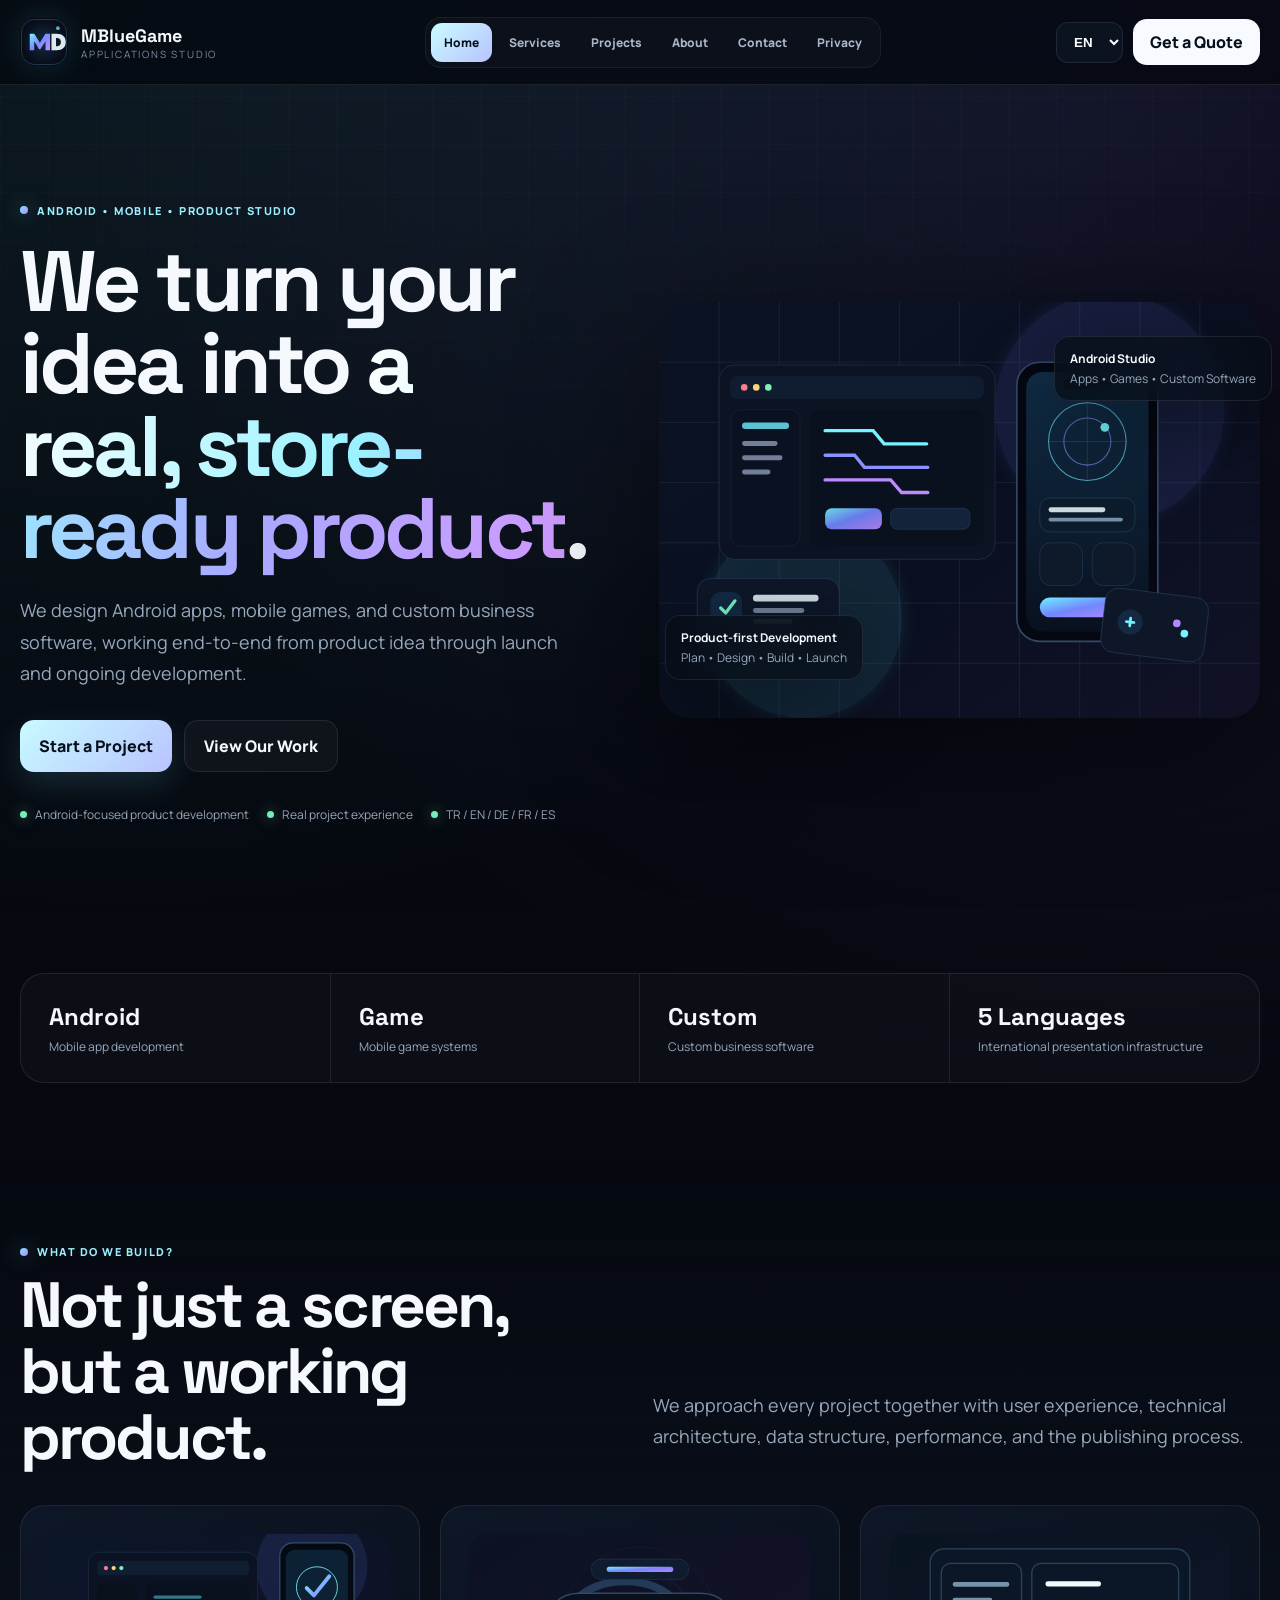
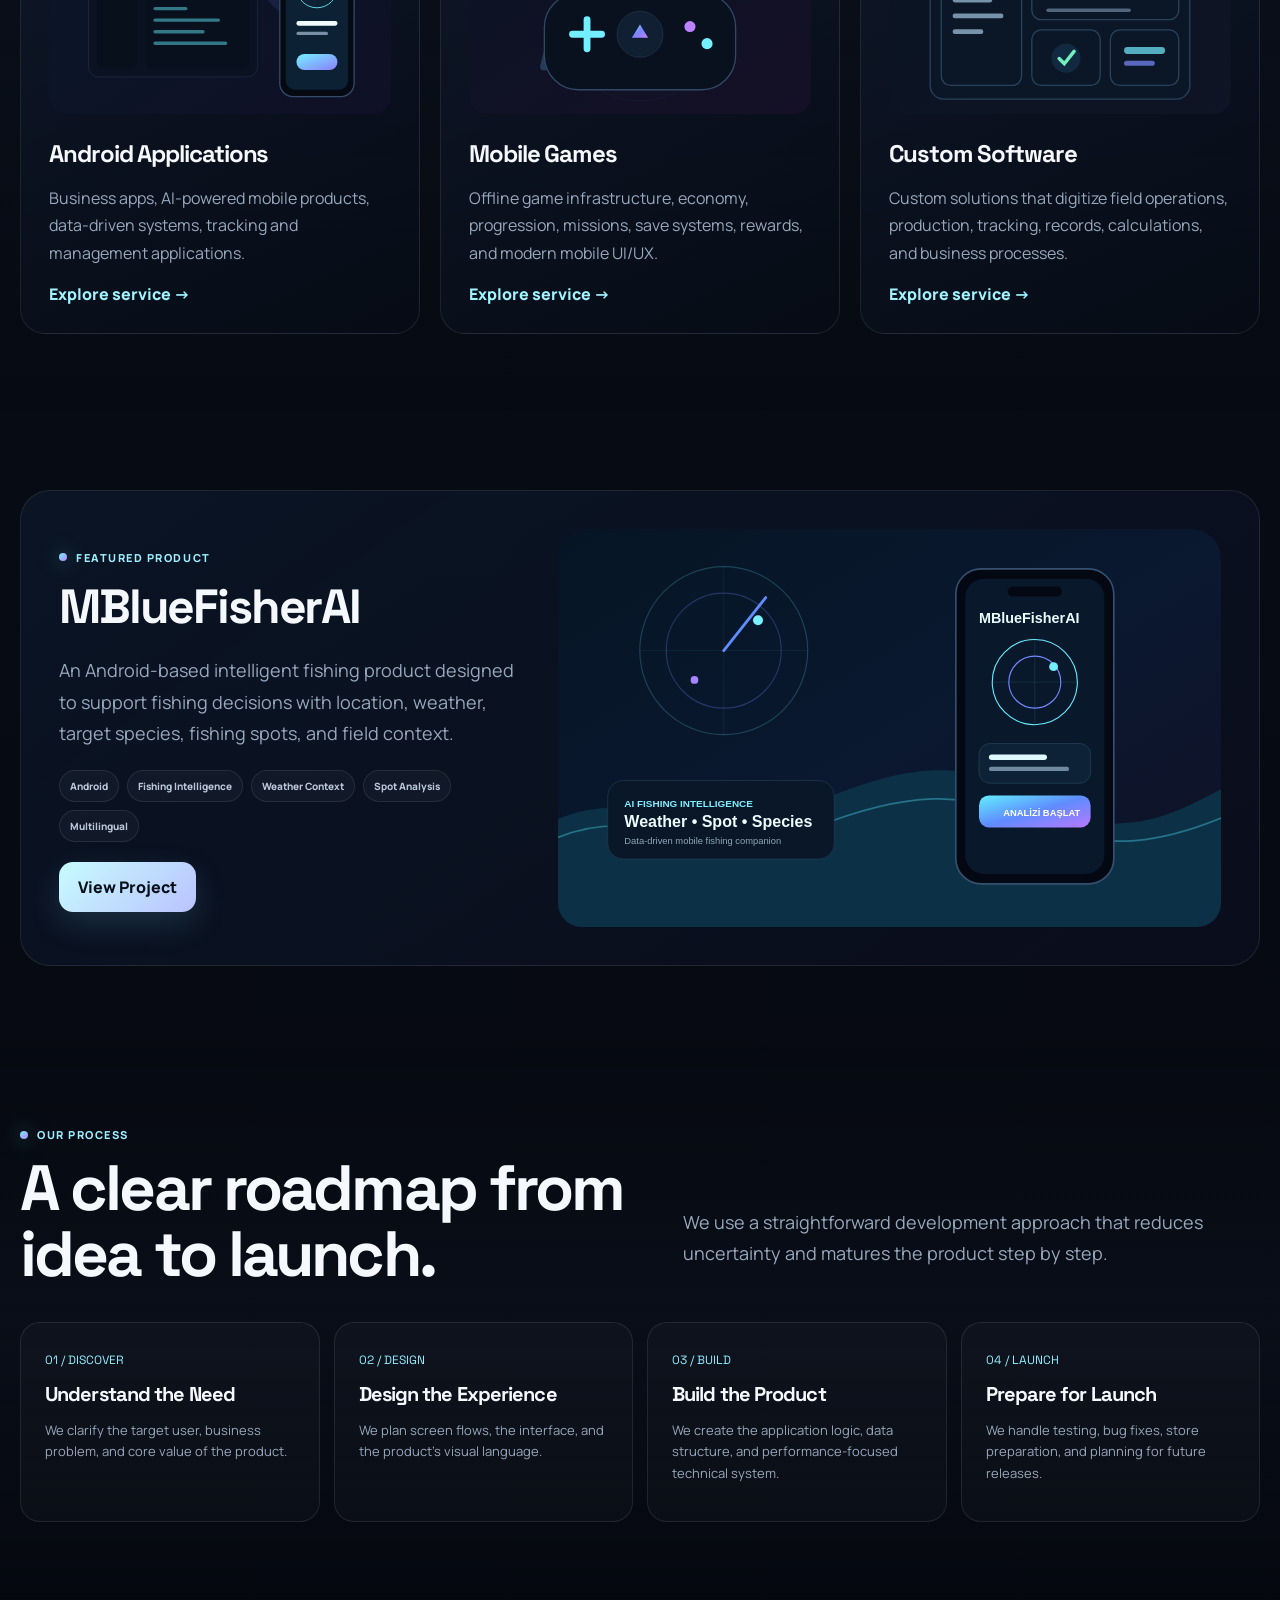
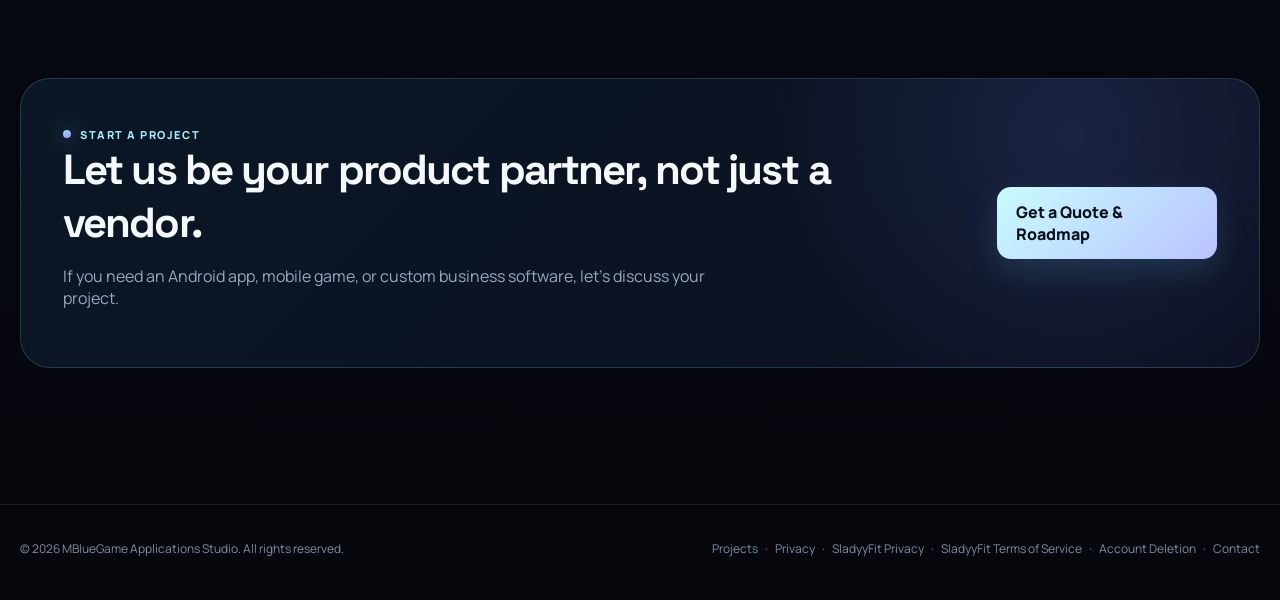
<file: index.html>
<!DOCTYPE html>

<html lang="tr"><head><meta charset="utf-8"/><meta content="width=device-width,initial-scale=1" name="viewport"/><meta content="#05070d" name="theme-color"/><link href="assets/logo-mark.svg" rel="icon"/><link href="https://fonts.googleapis.com" rel="preconnect"/><link crossorigin="" href="https://fonts.gstatic.com" rel="preconnect"/><link href="https://fonts.googleapis.com/css2?family=Manrope:wght@400;500;600;700;800&amp;family=Space+Grotesk:wght@500;600;700&amp;display=swap" rel="stylesheet"/><link href="styles.css" rel="stylesheet"/><title data-i18n-title="page.index.title">MBlueGame Applications | Android App, Game &amp; Software Studio</title><meta content="Android uygulama, mobil oyun ve özel yazılım geliştiren bağımsız ürün stüdyosu." name="description"/></head><body><header class="site-header"><div class="container nav"><a class="brand" data-i18n="nav_home" href="index.html"><img alt="MBlueGame Applications" src="assets/logo-mark.svg"/><div class="brand-copy"><strong>MBlueGame</strong><span>Applications Studio</span></div></a><nav class="menu"><a data-i18n="nav_home" data-page="home" href="index.html">Ana Sayfa</a><a data-i18n="nav_services" data-page="services" href="services.html">Hizmetler</a><a data-i18n="nav_projects" data-page="projects" href="projects.html">Projeler</a><a data-i18n="nav_about" data-page="about" href="about.html">Hakkımızda</a><a data-i18n="nav_contact" data-page="contact" href="contact.html">İletişim</a><a data-i18n="nav_privacy" data-page="privacy" href="privacy.html">Gizlilik</a></nav><div class="nav-actions"><select aria-label="Language" class="lang" data-language-select=""><option value="tr">TR</option><option value="en">EN</option><option value="de">DE</option><option value="fr">FR</option><option value="es">ES</option></select><a class="nav-cta" data-i18n="nav_quote" href="contact.html">Teklif Al</a><button aria-label="Menü" class="mobile-toggle">☰</button></div></div></header><main>
<section class="container hero"><div class="reveal"><span class="kicker" data-i18n="home.eyebrow">Android • Mobile • Product Studio</span><h1 data-i18n="home.hero.suffix" data-i18n-rich="hero">Fikrinizi <span class="gradient-text" data-i18n="home.hero.highlight">mağazaya hazır gerçek bir ürüne</span> dönüştürüyoruz.</h1><p data-i18n="home.lead">Android uygulamaları, mobil oyunlar ve işletmelere özel yazılımlar tasarlıyor; ürün fikrinden yayınlama ve geliştirme sürecine kadar uçtan uca çalışıyoruz.</p><div class="hero-actions"><a class="btn btn-primary" data-i18n="home.start" href="contact.html">Proje Başlat</a><a class="btn btn-secondary" data-i18n="home.work" href="projects.html">Çalışmalarımızı Gör</a></div><div class="trust-row"><div class="trust-item" data-i18n="home.androidfocus"><span class="trust-dot"></span>Android odaklı ürün geliştirme</div><div class="trust-item" data-i18n="home.realexp"><span class="trust-dot"></span>Gerçek proje deneyimi</div><div class="trust-item"><span class="trust-dot"></span>TR / EN / DE / FR / ES</div></div></div><div class="hero-art reveal"><img alt="MBlueGame mobil uygulama ve yazılım stüdyosu" src="assets/visuals/studio-hero.svg"/><div class="hero-badge badge-a"><b data-i18n="home.productfirst">Product-first Development</b><span data-i18n="home.steps">Planla • Tasarla • Geliştir • Yayınla</span></div><div class="hero-badge badge-b"><b>Android Studio</b><span data-i18n="home.apps">Apps • Games • Custom Software</span></div></div></section>
<section class="section"><div class="container"><div class="stats reveal"><div class="stat"><strong>Android</strong><span data-i18n="home.androiddev">Mobil uygulama geliştirme</span></div><div class="stat"><strong>Game</strong><span data-i18n="home.gamesys">Mobil oyun sistemleri</span></div><div class="stat"><strong>Custom</strong><span data-i18n="home.customsoft">İşletmeye özel yazılımlar</span></div><div class="stat"><strong data-i18n="home.fivelang">5 Dil</strong><span data-i18n="home.languages">Uluslararası sunum altyapısı</span></div></div></div></section>
<section class="section section-soft"><div class="container"><div class="section-head reveal"><div><span class="eyebrow" data-i18n="home.what">Ne geliştiriyoruz?</span><h2 data-i18n="home.product">Bir ekran değil, çalışan bir ürün.</h2></div><p data-i18n="home.productdesc">Her projeyi kullanıcı deneyimi, teknik altyapı, veri yapısı, performans ve yayınlama süreciyle birlikte ele alıyoruz.</p></div><div class="service-grid"><article class="service-card reveal"><div class="service-visual"><img alt="Android uygulama geliştirme" src="assets/visuals/android-studio.svg"/></div><h3 data-i18n="home.androidapps">Android Uygulamalar</h3><p data-i18n="home.androidappsdesc">İş uygulamaları, yapay zekâ destekli mobil ürünler, veri tabanlı sistemler, takip ve yönetim uygulamaları.</p><a data-i18n="home.inspect" href="services.html">Hizmeti incele →</a></article><article class="service-card reveal"><div class="service-visual"><img alt="Mobil oyun geliştirme" src="assets/visuals/game-studio.svg"/></div><h3 data-i18n="home.mobilegames">Mobil Oyunlar</h3><p data-i18n="home.mobilegamesdesc">Offline oyun altyapıları, ekonomi, ilerleme, görev, kayıt sistemi, ödüller ve modern mobil UI/UX.</p><a data-i18n="home.inspect" href="services.html">Hizmeti incele →</a></article><article class="service-card reveal"><div class="service-visual"><img alt="Özel yazılım geliştirme" src="assets/visuals/software-studio.svg"/></div><h3 data-i18n="home.custom">Özel Yazılım</h3><p data-i18n="home.customdesc">Saha, üretim, takip, kayıt, hesaplama ve işletme süreçlerini dijitalleştiren özel çözümler.</p><a data-i18n="home.inspect" href="services.html">Hizmeti incele →</a></article></div></div></section>
<section class="section"><div class="container"><div class="feature-project reveal"><div><span class="eyebrow" data-i18n="home.featured">Featured Product</span><h2>MBlueFisherAI</h2><p class="lead" data-i18n="home.fisherdesc">Balıkçılık kararlarını konum, hava, hedef tür, mera ve saha bağlamıyla desteklemeyi amaçlayan Android tabanlı akıllı balıkçılık ürünü.</p><div class="chips"><span class="chip">Android</span><span class="chip" data-i18n="home.fishingintel">Fishing Intelligence</span><span class="chip" data-i18n="home.weatherctx">Weather Context</span><span class="chip" data-i18n="home.spotanalysis">Spot Analysis</span><span class="chip">Multilingual</span></div><a class="btn btn-primary" data-i18n="home.review" href="mbluefisherai.html">Projeyi İncele</a></div><div class="feature-media"><img alt="MBlueFisherAI ürün konsepti" src="assets/visuals/fisher-concept.svg"/></div></div></div></section>
<section class="section section-soft"><div class="container"><div class="section-head reveal"><div><span class="eyebrow" data-i18n="home.process">Çalışma süreci</span><h2 data-i18n="home.roadmap">Fikirden yayına net bir yol haritası.</h2></div><p data-i18n="home.roadmapdesc">Belirsizliği azaltan ve ürünü adım adım olgunlaştıran sade bir geliştirme yaklaşımı kullanıyoruz.</p></div><div class="process"><div class="step reveal"><span class="step-num" data-i18n="home.discoverlabel">01 / DISCOVER</span><h3 data-i18n="home.discover">İhtiyacı Anla</h3><p data-i18n="home.discoverdesc">Hedef kullanıcıyı, iş problemini ve ürünün temel değerini netleştiririz.</p></div><div class="step reveal"><span class="step-num" data-i18n="home.designlabel">02 / DESIGN</span><h3 data-i18n="home.design">Deneyimi Tasarla</h3><p data-i18n="home.designdesc">Ekran akışlarını, arayüzü ve ürünün görsel dilini planlarız.</p></div><div class="step reveal"><span class="step-num" data-i18n="home.buildlabel">03 / BUILD</span><h3 data-i18n="home.build">Ürünü Geliştir</h3><p data-i18n="home.builddesc">Uygulama mantığı, veri yapısı ve performans odaklı teknik sistemi kurarız.</p></div><div class="step reveal"><span class="step-num" data-i18n="home.launchlabel">04 / LAUNCH</span><h3 data-i18n="home.launch">Yayına Hazırla</h3><p data-i18n="home.launchdesc">Test, hata düzeltme, mağaza hazırlığı ve sonraki sürümler için planlama yaparız.</p></div></div></div></section>
<section class="section"><div class="container"><div class="cta-panel reveal"><div><span class="eyebrow" data-i18n="home.startproject">Start a Project</span><h2 data-i18n="home.cta.title">Müşteriniz değil, ürün ortağınız olalım.</h2><p data-i18n="home.cta.desc">Bir Android uygulaması, mobil oyun veya özel iş yazılımı yaptırmak istiyorsanız projenizi konuşalım.</p></div><a class="btn btn-primary" data-i18n="home.cta.btn" href="contact.html">Teklif ve Yol Haritası Al</a></div></div></section></main><footer class="footer"><div class="container footer-row"><span class="footer-copy">© <span data-year=""></span> <span data-i18n="footer.copyright">MBlueGame Applications Studio. Tüm hakları saklıdır.</span></span><nav class="footer-links" aria-label="Legal ve site bağlantıları"><a data-i18n="nav_projects" href="projects.html">Projeler</a> · <a data-i18n="nav_privacy" href="privacy.html">Gizlilik</a> · <a data-i18n="nav.sladyyfit.privacy" href="sladyyfit-privacy.html">SladyyFit Gizlilik</a> · <a data-i18n="nav.sladyyfit.terms" href="sladyyfit-terms.html">SladyyFit Hizmet Şartları</a> · <a data-i18n="nav_delete" href="account-deletion.html">Hesap Silme</a> · <a data-i18n="nav_contact" href="contact.html">İletişim</a></nav></div></footer><script>document.querySelector('[data-page="home"]')?.classList.add('active')</script>

<script src="site.js"></script>
<script src="i18n.js"></script>
</body></html>
</file>
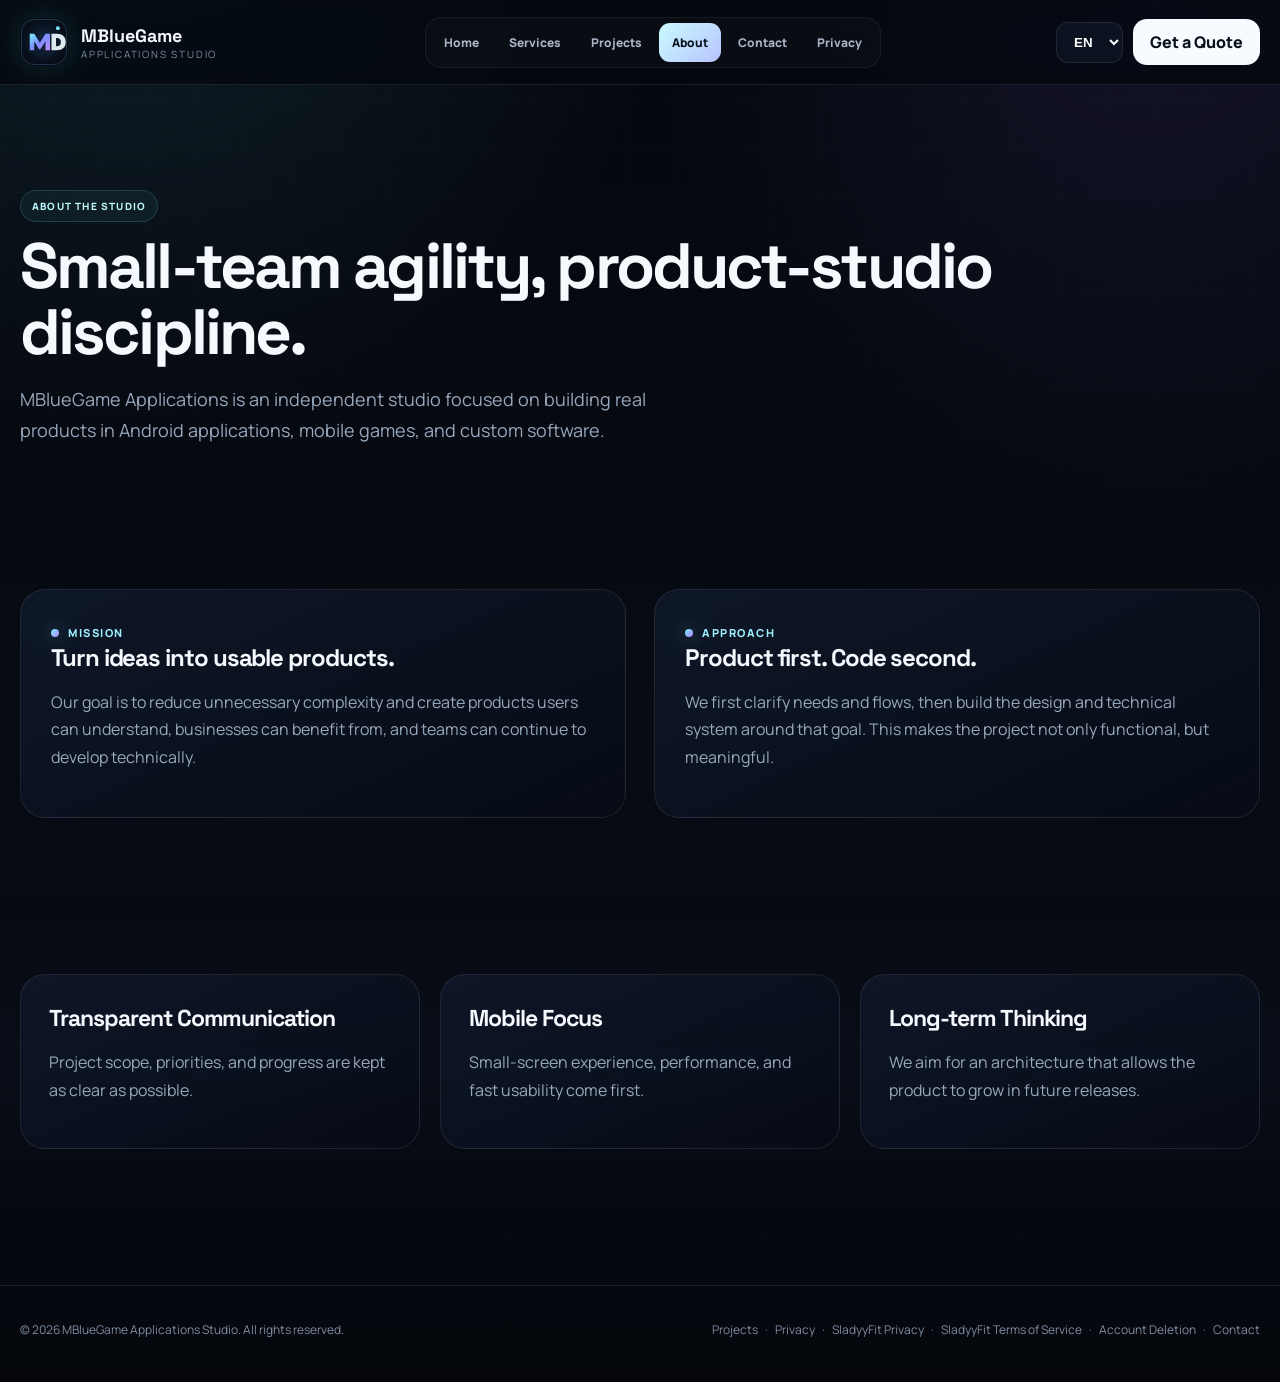
<file: about.html>
<!DOCTYPE html>

<html lang="tr"><head><meta charset="utf-8"/><meta content="width=device-width,initial-scale=1" name="viewport"/><meta content="#05070d" name="theme-color"/><link href="assets/logo-mark.svg" rel="icon"/><link href="https://fonts.googleapis.com" rel="preconnect"/><link crossorigin="" href="https://fonts.gstatic.com" rel="preconnect"/><link href="https://fonts.googleapis.com/css2?family=Manrope:wght@400;500;600;700;800&amp;family=Space+Grotesk:wght@500;600;700&amp;display=swap" rel="stylesheet"/><link href="styles.css" rel="stylesheet"/><title data-i18n-title="page.about.title">Hakkımızda | MBlueGame Applications</title><meta content="MBlueGame Applications Studio" name="description"/></head><body><header class="site-header"><div class="container nav"><a class="brand" data-i18n="nav_home" href="index.html"><img alt="MBlueGame Applications" src="assets/logo-mark.svg"/><div class="brand-copy"><strong>MBlueGame</strong><span>Applications Studio</span></div></a><nav class="menu"><a data-i18n="nav_home" data-page="home" href="index.html">Ana Sayfa</a><a data-i18n="nav_services" data-page="services" href="services.html">Hizmetler</a><a data-i18n="nav_projects" data-page="projects" href="projects.html">Projeler</a><a data-i18n="nav_about" data-page="about" href="about.html">Hakkımızda</a><a data-i18n="nav_contact" data-page="contact" href="contact.html">İletişim</a><a data-i18n="nav_privacy" data-page="privacy" href="privacy.html">Gizlilik</a></nav><div class="nav-actions"><select aria-label="Language" class="lang" data-language-select=""><option value="tr">TR</option><option value="en">EN</option><option value="de">DE</option><option value="fr">FR</option><option value="es">ES</option></select><a class="nav-cta" data-i18n="nav_quote" href="contact.html">Teklif Al</a><button aria-label="Menü" class="mobile-toggle">☰</button></div></div></header><main><section class="container page-hero reveal"><span class="section-badge" data-i18n="about.label">About the Studio</span><h1 data-i18n="about.hero">Küçük ekip çevikliği, ürün stüdyosu disiplini.</h1><p data-i18n="about.lead">MBlueGame Applications; Android uygulama, mobil oyun ve özel yazılım alanlarında gerçek ürünler geliştirmeye odaklanan bağımsız bir stüdyodur.</p></section><section class="section"><div class="container split"><div class="panel reveal"><span class="eyebrow" data-i18n="about.mission">Misyon</span><h2 data-i18n="about.missiontitle">Fikri, kullanılabilir ürüne çevirmek.</h2><p data-i18n="about.missiondesc">Amacımız gereksiz karmaşıklığı azaltmak; kullanıcının anlayabildiği, işletmenin fayda gördüğü ve teknik olarak geliştirilebilir ürünler oluşturmaktır.</p></div><div class="panel reveal"><span class="eyebrow" data-i18n="about.approach">Yaklaşım</span><h2 data-i18n="about.approachtitle">Ürün önce. Kod sonra.</h2><p data-i18n="about.approachdesc">Önce ihtiyaç ve akışları netleştirir, ardından tasarım ve teknik sistemi bu hedefe göre kurarız. Böylece proje sadece çalışan değil, anlamlı bir ürün olur.</p></div></div></section><section class="section section-soft"><div class="container"><div class="value-grid"><div class="value-card"><h3 data-i18n="about.clear">Şeffaf İletişim</h3><p data-i18n="about.cleardesc">Proje kapsamı, öncelikler ve ilerleme mümkün olduğunca net tutulur.</p></div><div class="value-card"><h3 data-i18n="about.mobile">Mobil Odak</h3><p data-i18n="about.mobiledesc">Küçük ekran deneyimi, performans ve hızlı kullanım önceliklidir.</p></div><div class="value-card"><h3 data-i18n="about.long">Uzun Vadeli Düşünce</h3><p data-i18n="about.longdesc">Ürünün sonraki sürümlerde büyüyebilmesini sağlayacak yapı hedeflenir.</p></div></div></div></section></main><footer class="footer"><div class="container footer-row"><span class="footer-copy">© <span data-year=""></span> <span data-i18n="footer.copyright">MBlueGame Applications Studio. Tüm hakları saklıdır.</span></span><nav class="footer-links" aria-label="Legal ve site bağlantıları"><a data-i18n="nav_projects" href="projects.html">Projeler</a> · <a data-i18n="nav_privacy" href="privacy.html">Gizlilik</a> · <a data-i18n="nav.sladyyfit.privacy" href="sladyyfit-privacy.html">SladyyFit Gizlilik</a> · <a data-i18n="nav.sladyyfit.terms" href="sladyyfit-terms.html">SladyyFit Hizmet Şartları</a> · <a data-i18n="nav_delete" href="account-deletion.html">Hesap Silme</a> · <a data-i18n="nav_contact" href="contact.html">İletişim</a></nav></div></footer><script>document.querySelector('[data-page="about"]')?.classList.add('active')</script>

<script src="site.js"></script>
<script src="i18n.js"></script>
</body></html>
</file>
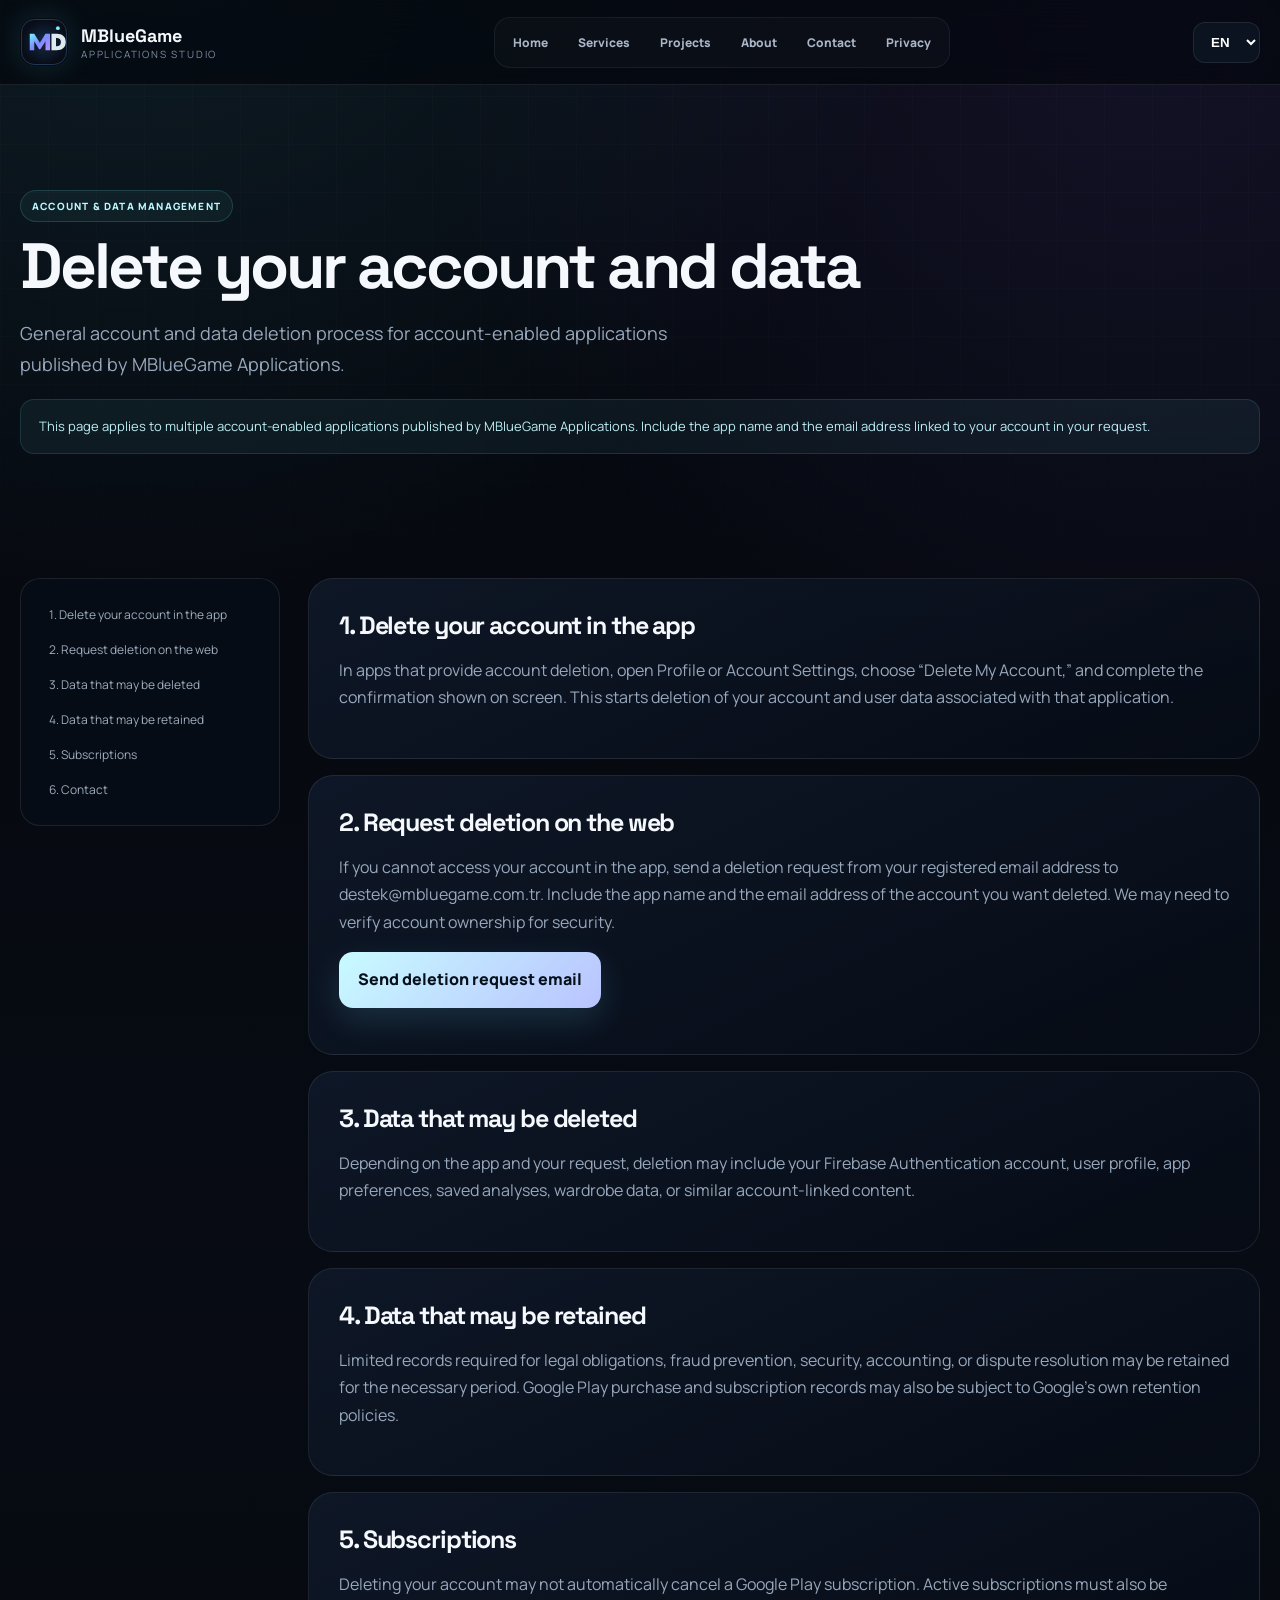
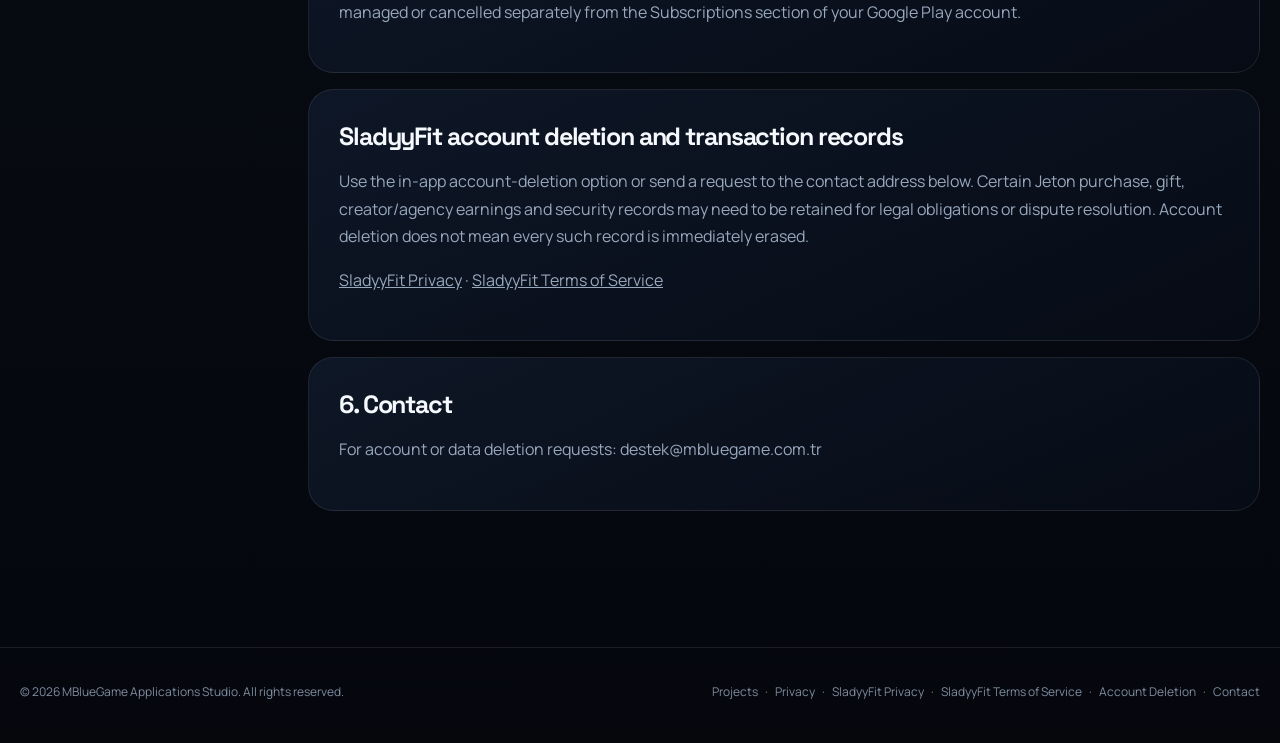
<file: account-deletion.html>
<!DOCTYPE html>
<html lang="tr"><head><meta charset="utf-8"/><meta content="width=device-width,initial-scale=1" name="viewport"/>
<meta content="#05070d" name="theme-color"/><link href="assets/logo-mark.svg" rel="icon"/>
<link href="https://fonts.googleapis.com" rel="preconnect"/><link crossorigin="" href="https://fonts.gstatic.com" rel="preconnect"/>
<link href="https://fonts.googleapis.com/css2?family=Manrope:wght@400;500;600;700;800&amp;family=Space+Grotesk:wght@500;600;700&amp;display=swap" rel="stylesheet"/>
<link href="styles.css" rel="stylesheet"/><title data-i18n-title="page.delete.title">Hesap ve Veri Silme | MBlueGame Applications</title></head>
<body><header class="site-header"><div class="container nav"><a class="brand" href="index.html"><img alt="MBlueGame Applications" src="assets/logo-mark.svg"/><div class="brand-copy"><strong>MBlueGame</strong><span>Applications Studio</span></div></a>
<nav class="menu"><a data-i18n="nav_home" href="index.html">Ana Sayfa</a><a data-i18n="nav_services" href="services.html">Hizmetler</a><a data-i18n="nav_projects" href="projects.html">Projeler</a><a data-i18n="nav_about" href="about.html">Hakkımızda</a><a data-i18n="nav_contact" href="contact.html">İletişim</a><a data-i18n="nav_privacy" href="privacy.html">Gizlilik</a></nav>
<div class="nav-actions"><select aria-label="Language" class="lang" data-language-select=""><option value="tr">TR</option><option value="en">EN</option><option value="de">DE</option><option value="fr">FR</option><option value="es">ES</option></select><button aria-label="Menü" class="mobile-toggle">☰</button></div></div></header>
<main><section class="container page-hero reveal"><span class="section-badge" data-i18n="delete.label">Hesap &amp; Veri Yönetimi</span><h1 data-i18n="delete.title">Hesabınızı ve verilerinizi silme</h1><p data-i18n="delete.summary">MBlueGame Applications tarafından yayınlanan hesap destekli uygulamalarda hesabınızı ve hesabınızla ilişkili verileri silmek için kullanabileceğiniz genel talep ve uygulama içi silme süreci.</p><div class="legal-note" data-i18n="delete.notice">Bu sayfa MBlueGame Applications'ın hesap özelliği bulunan birden fazla uygulaması için geçerlidir. Talebinizde kullandığınız uygulamanın adını ve hesabınıza bağlı e-posta adresini belirtin.</div></section>
<section class="section"><div class="container legal-layout"><aside class="legal-nav"><a href="#inapp" data-i18n="delete.s1">1. Uygulama içinden hesap silme</a><a href="#web" data-i18n="delete.s2">2. Web üzerinden silme talebi</a><a href="#deleted" data-i18n="delete.s3">3. Silinebilecek veriler</a><a href="#retained" data-i18n="delete.s4">4. Saklanabilecek veriler</a><a href="#subscriptions" data-i18n="delete.s5">5. Abonelikler</a><a href="#contact" data-i18n="delete.s6">6. İletişim</a></aside>
<div class="legal-stack"><article class="legal-card reveal" id="inapp"><h2 data-i18n="delete.s1">1. Uygulama içinden hesap silme</h2><p data-i18n="delete.p1">Hesap silme özelliği sunan uygulamalarda Profil veya Hesap Ayarları bölümüne gidin, “Hesabımı Sil” seçeneğini kullanın ve ekrandaki onayı tamamlayın. Bu işlem hesabınızın ve uygulamayla ilişkili kullanıcı verilerinin silinmesini başlatır.</p></article>
<article class="legal-card reveal" id="web"><h2 data-i18n="delete.s2">2. Web üzerinden silme talebi</h2><p data-i18n="delete.p2">Uygulama içinden hesabınıza erişemiyorsanız kayıtlı e-posta adresinizden destek@mbluegame.com.tr adresine bir silme talebi gönderin. Mesajınızda uygulama adını ve silinmesini istediğiniz hesabın e-posta adresini yazın. Güvenlik amacıyla hesabın size ait olduğunu doğrulamamız gerekebilir.</p><p><a class="btn btn-primary" data-i18n="delete.cta" href="mailto:destek@mbluegame.com.tr?subject=SladyyFit%20Hesap%20Silme%20Talebi">Silme talebi e-postası gönder</a></p></article>
<article class="legal-card reveal" id="deleted"><h2 data-i18n="delete.s3">3. Silinebilecek veriler</h2><p data-i18n="delete.p3">Talebin kapsamına ve ilgili uygulamanın kullandığı özelliklere bağlı olarak Firebase Authentication hesabı, kullanıcı profil bilgileri, uygulama içi tercihler, kayıtlı analizler, dolap veya benzeri kullanıcıya bağlı içerikler silinebilir.</p></article>
<article class="legal-card reveal" id="retained"><h2 data-i18n="delete.s4">4. Saklanabilecek veriler</h2><p data-i18n="delete.p4">Yasal yükümlülükler, dolandırıcılığı önleme, güvenlik, muhasebe veya uyuşmazlık çözümü için tutulması zorunlu olan sınırlı kayıtlar gerekli süre boyunca saklanabilir. Google Play üzerinden yapılan satın alma ve abonelik kayıtları Google&#x27;ın kendi saklama politikalarına tabi olabilir.</p></article>
<article class="legal-card reveal" id="subscriptions"><h2 data-i18n="delete.s5">5. Abonelikler</h2><p data-i18n="delete.p5">Hesabınızı silmek, Google Play aboneliğinizi otomatik olarak iptal etmeyebilir. Aktif abonelikleri Google Play hesabınızdaki Abonelikler bölümünden ayrıca yönetmeniz veya iptal etmeniz gerekir.</p></article>
<article class="legal-card reveal" id="sladyyfit"><h2 data-i18n="delete.sladyyfit.title">SladyyFit hesap silme ve finans kayıtları</h2><p data-i18n="delete.sladyyfit.p">SladyyFit hesabını silmek için uygulamadaki hesap silme seçeneğini kullanabilir veya aşağıdaki iletişim adresinden talep gönderebilirsiniz. Jeton satın alma, hediye, yayıncı/ajans hakedişi ve güvenlik işlemleriyle ilgili bazı kayıtlar yasal yükümlülükler veya uyuşmazlık incelemesi kapsamında gerekli süre boyunca saklanabilir. Hesap silme, bu kayıtların koşulsuz ve anında silineceği anlamına gelmez.</p><p><a href="sladyyfit-privacy.html" data-i18n="nav.sladyyfit.privacy">SladyyFit Gizlilik</a> · <a href="sladyyfit-terms.html" data-i18n="nav.sladyyfit.terms">SladyyFit Kuralları</a></p></article><article class="legal-card reveal" id="contact"><h2 data-i18n="delete.s6">6. İletişim</h2><p data-i18n="delete.p6">Hesap veya veri silme talepleri için: destek@mbluegame.com.tr</p></article></div></div></section></main>
<footer class="footer"><div class="container footer-row"><span class="footer-copy">© <span data-year=""></span> <span data-i18n="footer.copyright">MBlueGame Applications Studio. Tüm hakları saklıdır.</span></span><nav class="footer-links" aria-label="Legal ve site bağlantıları"><a data-i18n="nav_projects" href="projects.html">Projeler</a> · <a data-i18n="nav_privacy" href="privacy.html">Gizlilik</a> · <a data-i18n="nav.sladyyfit.privacy" href="sladyyfit-privacy.html">SladyyFit Gizlilik</a> · <a data-i18n="nav.sladyyfit.terms" href="sladyyfit-terms.html">SladyyFit Hizmet Şartları</a> · <a data-i18n="nav_delete" href="account-deletion.html">Hesap Silme</a> · <a data-i18n="nav_contact" href="contact.html">İletişim</a></nav></div></footer>
<script src="site.js"></script><script src="i18n.js"></script></body></html>
</file>
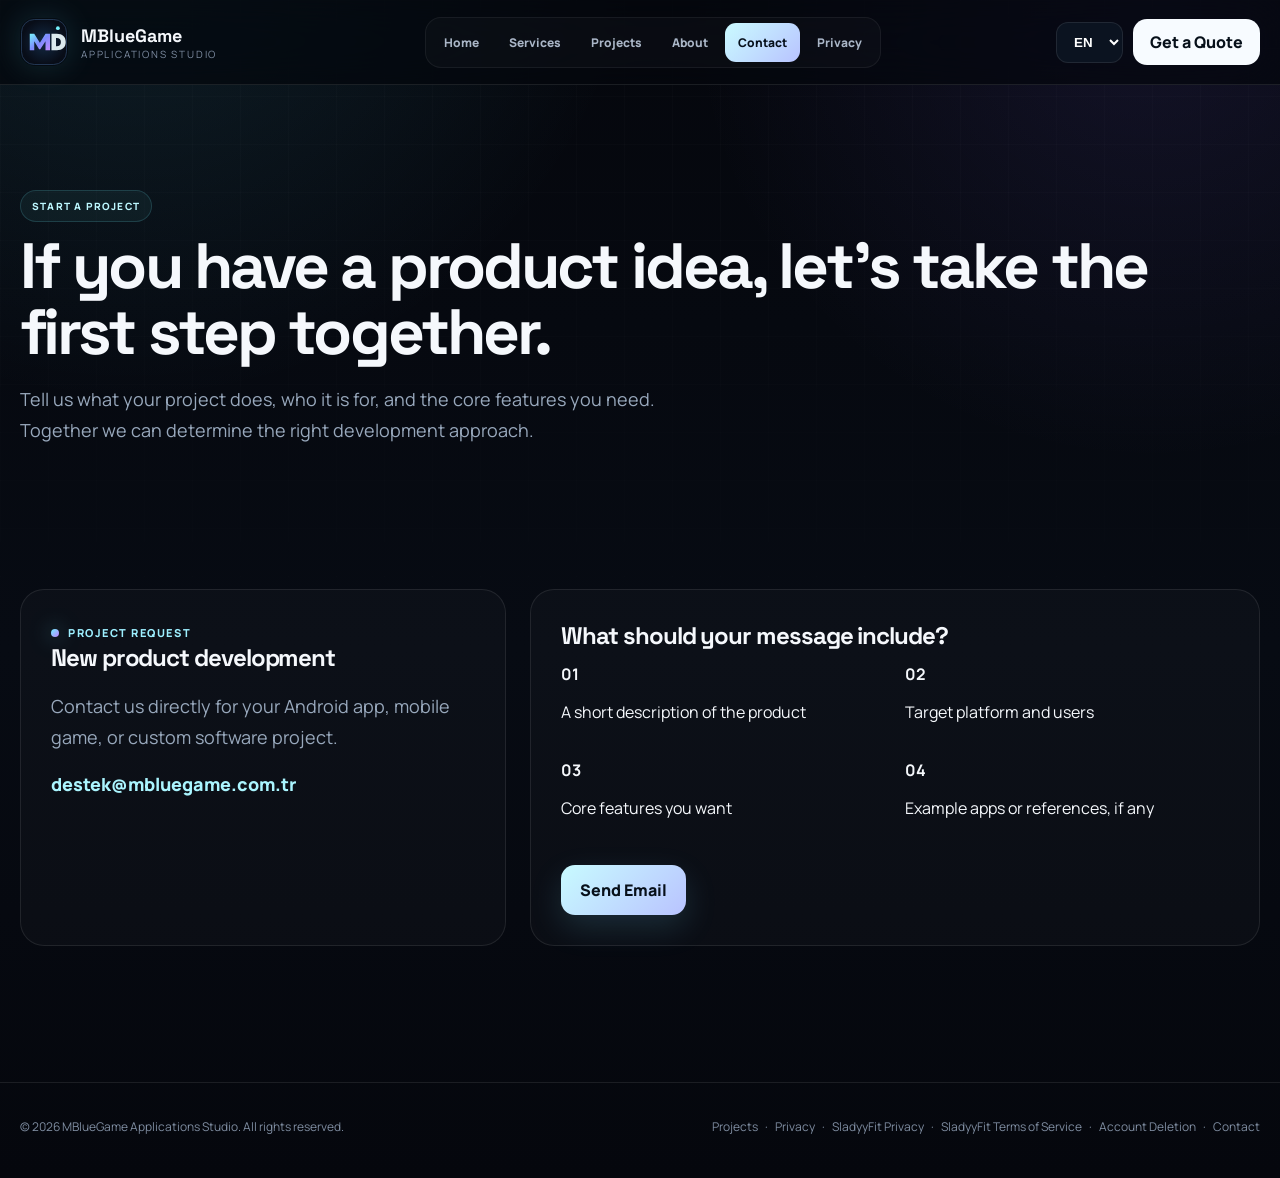
<file: contact.html>
<!DOCTYPE html>

<html lang="tr"><head><meta charset="utf-8"/><meta content="width=device-width,initial-scale=1" name="viewport"/><meta content="#05070d" name="theme-color"/><link href="assets/logo-mark.svg" rel="icon"/><link href="https://fonts.googleapis.com" rel="preconnect"/><link crossorigin="" href="https://fonts.gstatic.com" rel="preconnect"/><link href="https://fonts.googleapis.com/css2?family=Manrope:wght@400;500;600;700;800&amp;family=Space+Grotesk:wght@500;600;700&amp;display=swap" rel="stylesheet"/><link href="styles.css" rel="stylesheet"/><title data-i18n-title="page.contact.title">İletişim | MBlueGame Applications</title><meta content="MBlueGame Applications Studio" name="description"/></head><body><header class="site-header"><div class="container nav"><a class="brand" data-i18n="nav_home" href="index.html"><img alt="MBlueGame Applications" src="assets/logo-mark.svg"/><div class="brand-copy"><strong>MBlueGame</strong><span>Applications Studio</span></div></a><nav class="menu"><a data-i18n="nav_home" data-page="home" href="index.html">Ana Sayfa</a><a data-i18n="nav_services" data-page="services" href="services.html">Hizmetler</a><a data-i18n="nav_projects" data-page="projects" href="projects.html">Projeler</a><a data-i18n="nav_about" data-page="about" href="about.html">Hakkımızda</a><a data-i18n="nav_contact" data-page="contact" href="contact.html">İletişim</a><a data-i18n="nav_privacy" data-page="privacy" href="privacy.html">Gizlilik</a></nav><div class="nav-actions"><select aria-label="Language" class="lang" data-language-select=""><option value="tr">TR</option><option value="en">EN</option><option value="de">DE</option><option value="fr">FR</option><option value="es">ES</option></select><a class="nav-cta" data-i18n="nav_quote" href="contact.html">Teklif Al</a><button aria-label="Menü" class="mobile-toggle">☰</button></div></div></header><main><section class="container page-hero reveal"><span class="section-badge" data-i18n="contact.label">Start a Project</span><h1 data-i18n="contact.hero">Bir ürün fikriniz varsa, ilk adımı birlikte atalım.</h1><p data-i18n="contact.lead">Projenizin ne yaptığını, hedef kullanıcıyı ve istediğiniz temel özellikleri paylaşın. Uygun geliştirme yaklaşımını birlikte belirleyelim.</p></section><section class="section"><div class="container contact-grid"><div class="contact-card reveal"><span class="eyebrow" data-i18n="contact.request">Proje Talebi</span><h3 data-i18n="contact.new">Yeni ürün geliştirme</h3><p class="lead" data-i18n="contact.newdesc">Android uygulama, mobil oyun veya özel yazılım projeniz için doğrudan iletişime geçin.</p><a class="contact-link" href="mailto:destek@mbluegame.com.tr">destek@mbluegame.com.tr</a></div><div class="contact-card reveal"><h3 data-i18n="contact.what">Mesajınızda neler olsun?</h3><div class="value-grid" style="grid-template-columns:1fr 1fr"><div><strong>01</strong><p data-i18n="contact.one">Ürünün kısa açıklaması</p></div><div><strong>02</strong><p data-i18n="contact.two">Hedef platform ve kullanıcı</p></div><div><strong>03</strong><p data-i18n="contact.three">Olmasını istediğiniz temel özellikler</p></div><div><strong>04</strong><p data-i18n="contact.four">Varsa örnek uygulama veya referanslar</p></div></div><div class="actions"><a class="btn btn-primary" data-i18n="contact.send" href="mailto:destek@mbluegame.com.tr?subject=Yeni%20Proje%20Talebi">E-posta Gönder</a></div></div></div></section></main><footer class="footer"><div class="container footer-row"><span class="footer-copy">© <span data-year=""></span> <span data-i18n="footer.copyright">MBlueGame Applications Studio. Tüm hakları saklıdır.</span></span><nav class="footer-links" aria-label="Legal ve site bağlantıları"><a data-i18n="nav_projects" href="projects.html">Projeler</a> · <a data-i18n="nav_privacy" href="privacy.html">Gizlilik</a> · <a data-i18n="nav.sladyyfit.privacy" href="sladyyfit-privacy.html">SladyyFit Gizlilik</a> · <a data-i18n="nav.sladyyfit.terms" href="sladyyfit-terms.html">SladyyFit Hizmet Şartları</a> · <a data-i18n="nav_delete" href="account-deletion.html">Hesap Silme</a> · <a data-i18n="nav_contact" href="contact.html">İletişim</a></nav></div></footer><script>document.querySelector('[data-page="contact"]')?.classList.add('active')</script>

<script src="site.js"></script>
<script src="i18n.js"></script>
</body></html>
</file>
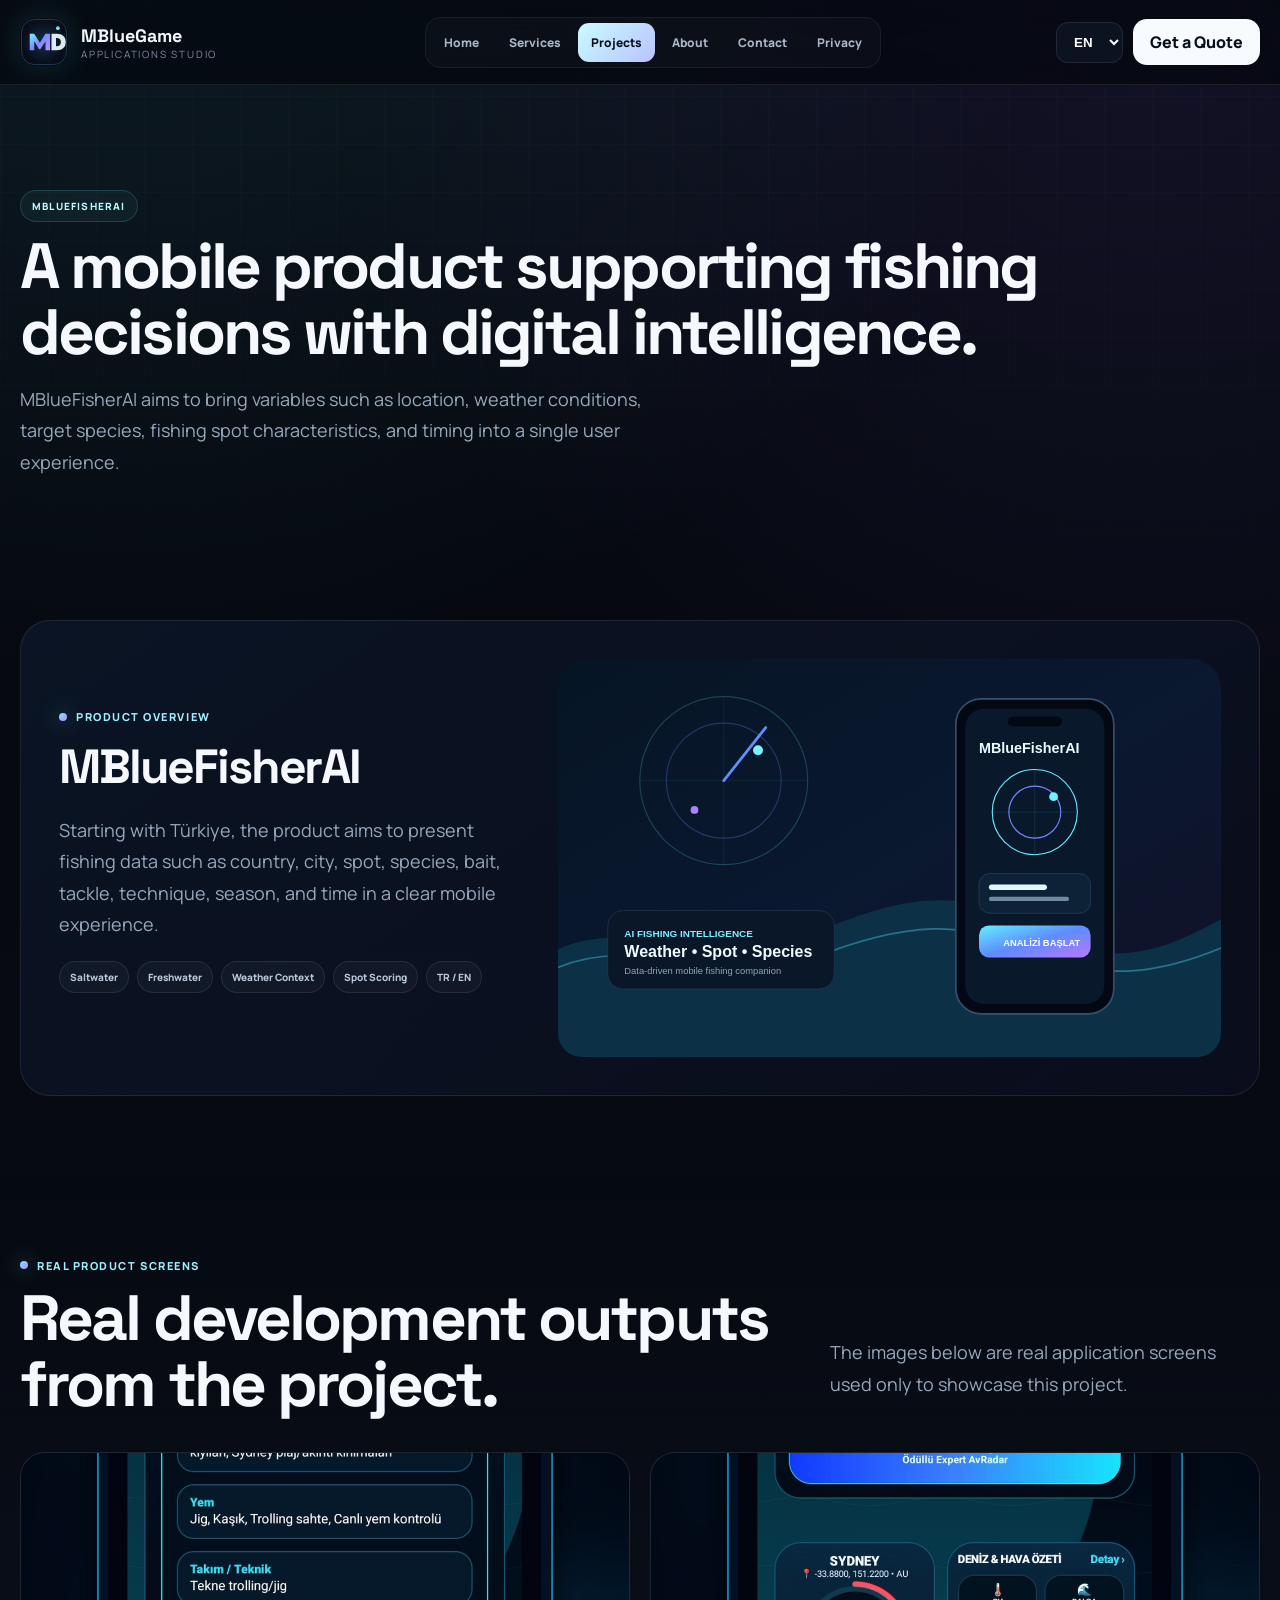
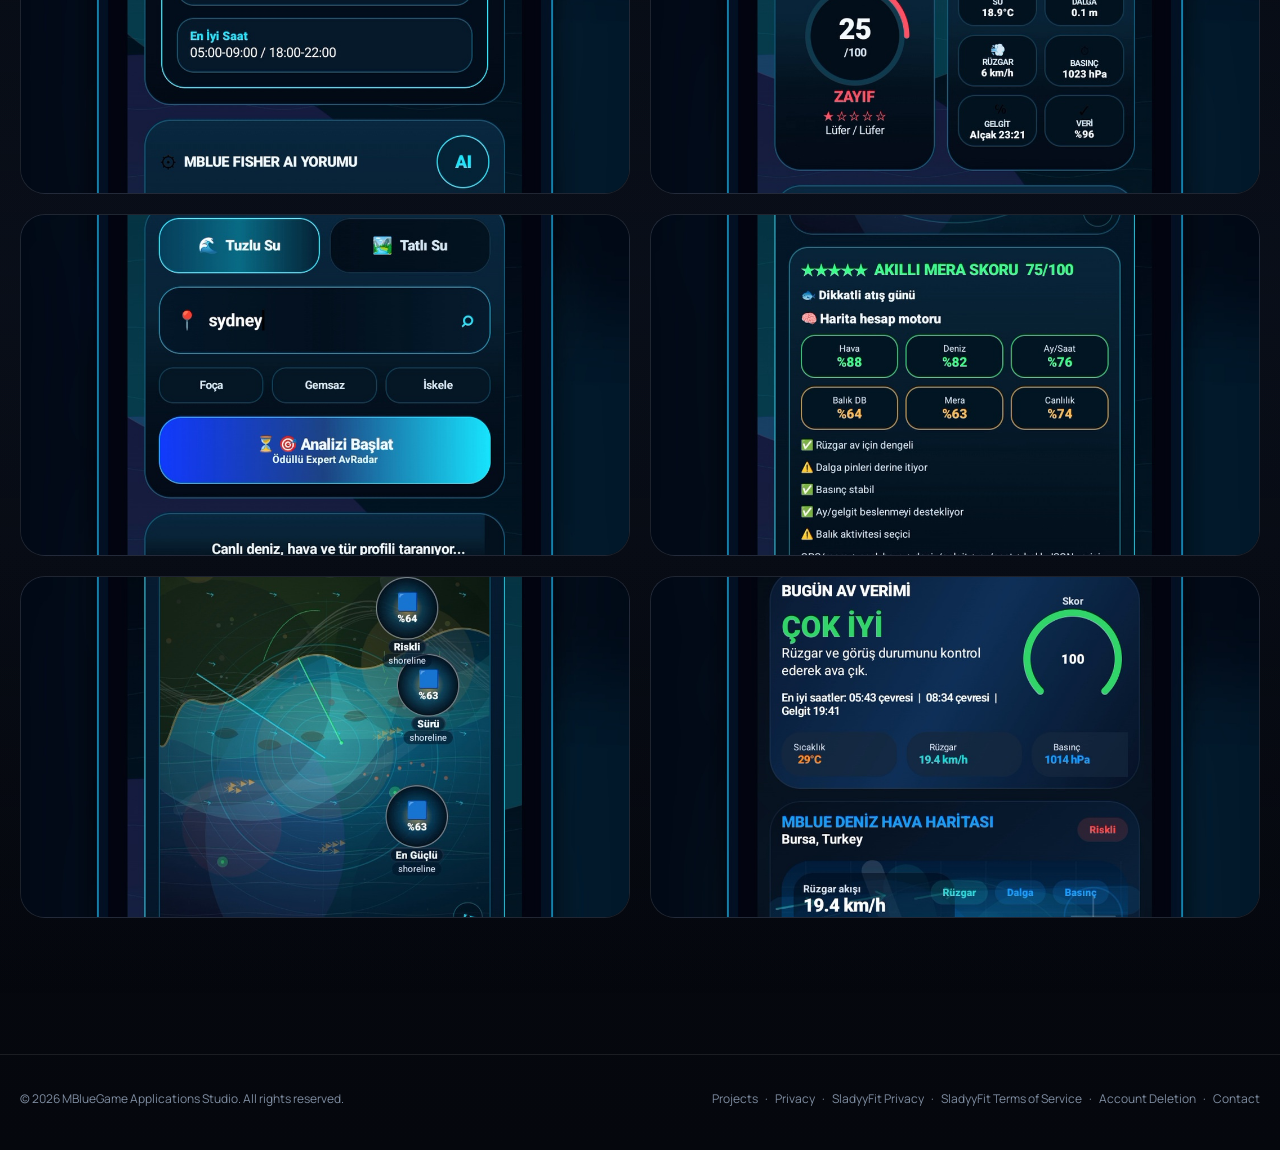
<file: mbluefisherai.html>
<!DOCTYPE html>

<html lang="tr"><head><meta charset="utf-8"/><meta content="width=device-width,initial-scale=1" name="viewport"/><meta content="#05070d" name="theme-color"/><link href="assets/logo-mark.svg" rel="icon"/><link href="https://fonts.googleapis.com" rel="preconnect"/><link crossorigin="" href="https://fonts.gstatic.com" rel="preconnect"/><link href="https://fonts.googleapis.com/css2?family=Manrope:wght@400;500;600;700;800&amp;family=Space+Grotesk:wght@500;600;700&amp;display=swap" rel="stylesheet"/><link href="styles.css" rel="stylesheet"/><title data-i18n-title="page.fisher.title">MBlueFisherAI | MBlueGame Applications</title><meta content="MBlueGame Applications Studio" name="description"/><style>.gallery,.screens-grid,.showcase-grid,.feature-gallery{width:min(1500px,calc(100% - 32px))!important;margin-inline:auto!important;display:grid!important;grid-template-columns:repeat(2,minmax(0,1fr))!important;gap:24px!important}.gallery img,.screens-grid img,.showcase-grid img,.feature-gallery img{width:100%!important;height:auto!important;max-height:none!important;object-fit:contain!important;display:block!important;border-radius:24px!important;transition:transform .55s ease,filter .55s ease,box-shadow .55s ease!important;animation:productFloat 6s ease-in-out infinite!important}.gallery>*:nth-child(even) img,.screens-grid>*:nth-child(even) img,.showcase-grid>*:nth-child(even) img,.feature-gallery>*:nth-child(even) img{animation-delay:-3s!important}.gallery img:hover,.screens-grid img:hover,.showcase-grid img:hover,.feature-gallery img:hover{transform:translateY(-10px) scale(1.018)!important;filter:brightness(1.08)!important;box-shadow:0 28px 70px rgba(32,211,255,.16)!important}@keyframes productFloat{0%,100%{transform:translateY(0)}50%{transform:translateY(-8px)}}@media(max-width:850px){.gallery,.screens-grid,.showcase-grid,.feature-gallery{grid-template-columns:1fr!important}}@media(prefers-reduced-motion:reduce){.gallery img,.screens-grid img,.showcase-grid img,.feature-gallery img{animation:none!important}}</style></head><body><header class="site-header"><div class="container nav"><a class="brand" data-i18n="nav_home" href="index.html"><img alt="MBlueGame Applications" src="assets/logo-mark.svg"/><div class="brand-copy"><strong>MBlueGame</strong><span>Applications Studio</span></div></a><nav class="menu"><a data-i18n="nav_home" data-page="home" href="index.html">Ana Sayfa</a><a data-i18n="nav_services" data-page="services" href="services.html">Hizmetler</a><a data-i18n="nav_projects" data-page="projects" href="projects.html">Projeler</a><a data-i18n="nav_about" data-page="about" href="about.html">Hakkımızda</a><a data-i18n="nav_contact" data-page="contact" href="contact.html">İletişim</a><a data-i18n="nav_privacy" data-page="privacy" href="privacy.html">Gizlilik</a></nav><div class="nav-actions"><select aria-label="Language" class="lang" data-language-select=""><option value="tr">TR</option><option value="en">EN</option><option value="de">DE</option><option value="fr">FR</option><option value="es">ES</option></select><a class="nav-cta" data-i18n="nav_quote" href="contact.html">Teklif Al</a><button aria-label="Menü" class="mobile-toggle">☰</button></div></div></header><main><section class="container page-hero reveal"><span class="section-badge">MBlueFisherAI</span><h1 data-i18n="fisher.hero">Balıkçılık kararlarını dijital zekâyla destekleyen mobil ürün.</h1><p data-i18n="fisher.lead">MBlueFisherAI; konum, hava koşulları, hedef türler, mera yapısı ve zamanlama gibi değişkenleri tek kullanıcı deneyiminde bir araya getirmeyi hedefler.</p></section><section class="section"><div class="container feature-project"><div><span class="eyebrow" data-i18n="fisher.overview">Product Overview</span><h2>MBlueFisherAI</h2><p class="lead" data-i18n="fisher.overviewdesc">Türkiye'den başlayarak ülke, şehir, mera, tür, yem, takım, teknik, mevsim ve saat gibi balıkçılık verilerini mobil kullanıcı için anlaşılır bir deneyimde sunmayı amaçlayan ürün.</p><div class="chips"><span class="chip" data-i18n="fisher.salt">Saltwater</span><span class="chip" data-i18n="fisher.fresh">Freshwater</span><span class="chip" data-i18n="fisher.weather">Weather Context</span><span class="chip" data-i18n="fisher.score">Spot Scoring</span><span class="chip">TR / EN</span></div></div><div class="feature-media"><img alt="MBlueFisherAI" src="assets/visuals/fisher-concept.svg"/></div></div></section><section class="section section-soft"><div class="container"><div class="section-head"><div><span class="eyebrow" data-i18n="fisher.screens">Gerçek ürün ekranları</span><h2 data-i18n="fisher.screensdesc">Projenin gerçek geliştirme çıktıları.</h2></div><p data-i18n="fisher.images">Aşağıdaki görseller yalnızca bu projenin tanıtımı için kullanılan gerçek uygulama ekranlarıdır.</p></div><div class="project-grid"><article class="project-card reveal"><div class="project-cover"><img alt="MBlueFisherAI ekranı" src="fisher_analysis.jpg"/></div></article><article class="project-card reveal"><div class="project-cover"><img alt="MBlueFisherAI ekranı" src="fisher_prediction.jpg"/></div></article><article class="project-card reveal"><div class="project-cover"><img alt="MBlueFisherAI ekranı" src="fisher_radar.jpg"/></div></article><article class="project-card reveal"><div class="project-cover"><img alt="MBlueFisherAI ekranı" src="fisher_spot_analysis.jpg"/></div></article><article class="project-card reveal"><div class="project-cover"><img alt="MBlueFisherAI ekranı" src="fisher_spot_score.jpg"/></div></article><article class="project-card reveal"><div class="project-cover"><img alt="MBlueFisherAI ekranı" src="fisher_weather.jpg"/></div></article></div></div></section></main><footer class="footer"><div class="container footer-row"><span class="footer-copy">© <span data-year=""></span> <span data-i18n="footer.copyright">MBlueGame Applications Studio. Tüm hakları saklıdır.</span></span><nav class="footer-links" aria-label="Legal ve site bağlantıları"><a data-i18n="nav_projects" href="projects.html">Projeler</a> · <a data-i18n="nav_privacy" href="privacy.html">Gizlilik</a> · <a data-i18n="nav.sladyyfit.privacy" href="sladyyfit-privacy.html">SladyyFit Gizlilik</a> · <a data-i18n="nav.sladyyfit.terms" href="sladyyfit-terms.html">SladyyFit Hizmet Şartları</a> · <a data-i18n="nav_delete" href="account-deletion.html">Hesap Silme</a> · <a data-i18n="nav_contact" href="contact.html">İletişim</a></nav></div></footer><script>document.querySelector('[data-page="projects"]')?.classList.add('active')</script>

<script src="site.js"></script>
<script src="i18n.js"></script>
</body></html>
</file>
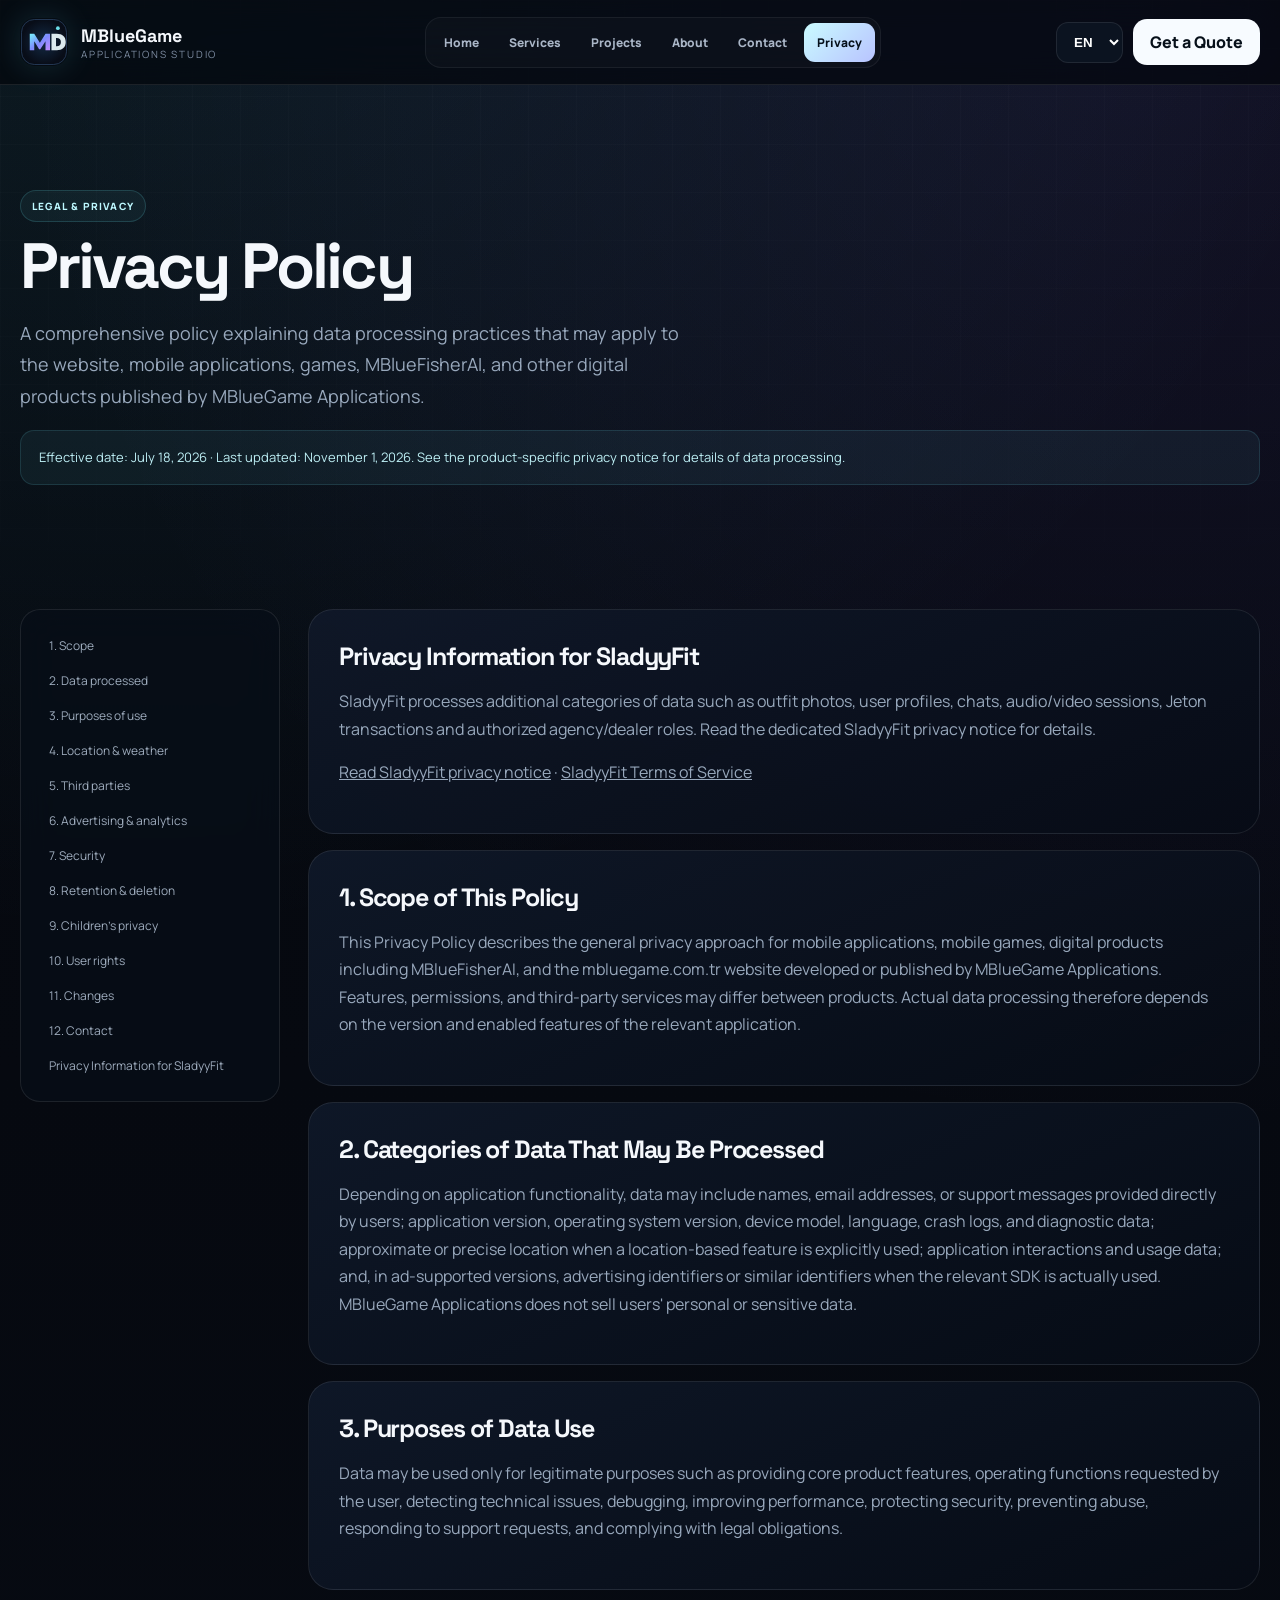
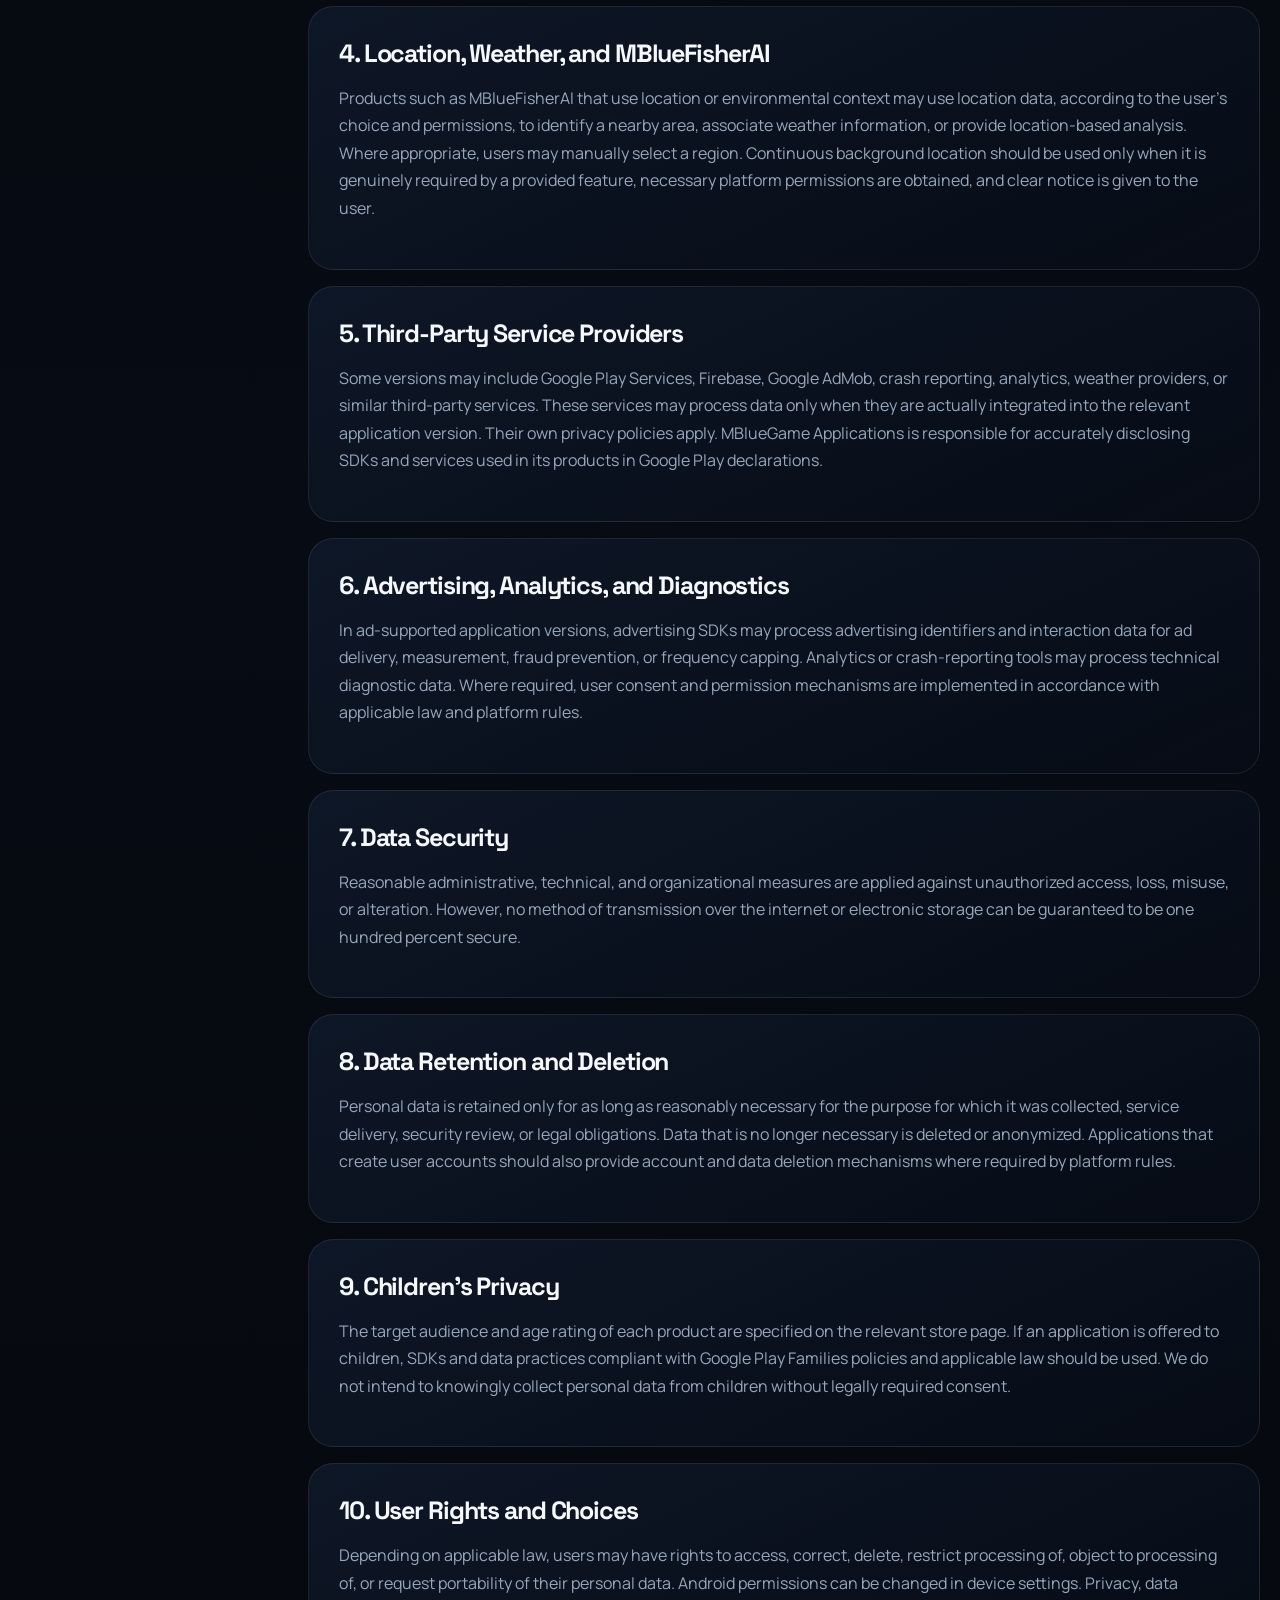
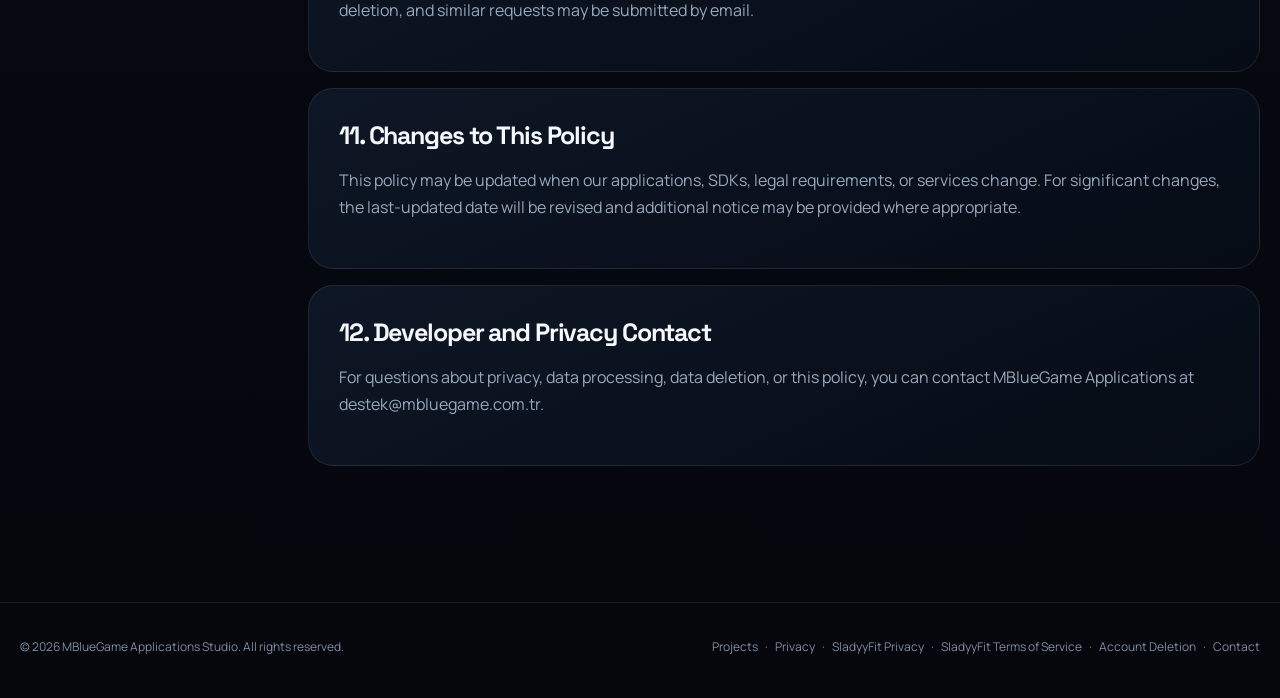
<file: privacy.html>
<!DOCTYPE html>

<html lang="tr"><head><meta charset="utf-8"/><meta content="width=device-width,initial-scale=1" name="viewport"/><meta content="#05070d" name="theme-color"/><link href="assets/logo-mark.svg" rel="icon"/><link href="https://fonts.googleapis.com" rel="preconnect"/><link crossorigin="" href="https://fonts.gstatic.com" rel="preconnect"/><link href="https://fonts.googleapis.com/css2?family=Manrope:wght@400;500;600;700;800&amp;family=Space+Grotesk:wght@500;600;700&amp;display=swap" rel="stylesheet"/><link href="styles.css" rel="stylesheet"/><title data-i18n-title="page.privacy.title">Gizlilik Politikası | MBlueGame Applications</title><meta content="MBlueGame Applications Studio" name="description"/></head><body><header class="site-header"><div class="container nav"><a class="brand" data-i18n="nav_home" href="index.html"><img alt="MBlueGame Applications" src="assets/logo-mark.svg"/><div class="brand-copy"><strong>MBlueGame</strong><span>Applications Studio</span></div></a><nav class="menu"><a data-i18n="nav_home" data-page="home" href="index.html">Ana Sayfa</a><a data-i18n="nav_services" data-page="services" href="services.html">Hizmetler</a><a data-i18n="nav_projects" data-page="projects" href="projects.html">Projeler</a><a data-i18n="nav_about" data-page="about" href="about.html">Hakkımızda</a><a data-i18n="nav_contact" data-page="contact" href="contact.html">İletişim</a><a data-i18n="nav_privacy" data-page="privacy" href="privacy.html">Gizlilik</a></nav><div class="nav-actions"><select aria-label="Language" class="lang" data-language-select=""><option value="tr">TR</option><option value="en">EN</option><option value="de">DE</option><option value="fr">FR</option><option value="es">ES</option></select><a class="nav-cta" data-i18n="nav_quote" href="contact.html">Teklif Al</a><button aria-label="Menü" class="mobile-toggle">☰</button></div></div></header><main><section class="container page-hero reveal"><span class="section-badge" data-i18n="privacy.label">Legal &amp; Privacy</span><h1 data-i18n="privacy.title">Gizlilik Politikası</h1><p data-i18n="privacy.summary">MBlueGame Applications tarafından yayınlanan web sitesi, mobil uygulamalar, oyunlar ve MBlueFisherAI dahil dijital ürünlerde uygulanabilecek veri işleme uygulamalarını açıklayan kapsamlı politika.</p><div class="legal-note" data-i18n="privacy.date">Yürürlük tarihi: 18 Temmuz 2026 · Son güncelleme: 1 Kasım 2026. Ürün bazlı veri işleme ayrıntıları için ilgili gizlilik sayfasını inceleyin.</div></section><section class="section"><div class="container legal-layout"><aside class="legal-nav"><a data-i18n="privacy.toc1" href="#scope">1. Kapsam</a><a data-i18n="privacy.toc2" href="#data">2. İşlenen veriler</a><a data-i18n="privacy.toc3" href="#purpose">3. Kullanım amaçları</a><a data-i18n="privacy.toc4" href="#location">4. Konum ve hava</a><a data-i18n="privacy.toc5" href="#third">5. Üçüncü taraflar</a><a data-i18n="privacy.toc6" href="#ads">6. Reklam ve analiz</a><a data-i18n="privacy.toc7" href="#security">7. Güvenlik</a><a data-i18n="privacy.toc8" href="#retention">8. Saklama ve silme</a><a data-i18n="privacy.toc9" href="#children">9. Çocukların gizliliği</a><a data-i18n="privacy.toc10" href="#rights">10. Kullanıcı hakları</a><a data-i18n="privacy.toc11" href="#changes">11. Değişiklikler</a><a data-i18n="privacy.toc12" href="#contact">12. İletişim</a><a href="#sladyyfit" data-i18n="privacy.sladyyfit.title">SladyyFit’e Özel Gizlilik Bilgileri</a></aside><div class="legal-stack"><article class="legal-card reveal" id="sladyyfit"><h2 data-i18n="privacy.sladyyfit.title">SladyyFit’e Özel Gizlilik Bilgileri</h2><p data-i18n="privacy.sladyyfit.p">SladyyFit; kombin fotoğrafları, kullanıcı profilleri, sohbet, sesli/görüntülü oturumlar, Jeton işlemleri ve yetkili ajans/bayi rolleri gibi genel politikadan daha ayrıntılı veri işlemleri içerir. Uygulamaya özgü açıklamalar için SladyyFit gizlilik sayfasını inceleyin.</p><p><a href="sladyyfit-privacy.html" data-i18n="privacy.sladyyfit.link">SladyyFit gizlilik metnini oku</a> · <a href="sladyyfit-terms.html" data-i18n="nav.sladyyfit.terms">SladyyFit Kuralları</a></p></article><article class="legal-card reveal" id="scope"><h2 data-i18n="privacy.s1">1. Politikanın Kapsamı</h2><p data-i18n="privacy.p1">Bu Gizlilik Politikası, MBlueGame Applications tarafından geliştirilen veya yayınlanan mobil uygulamalar, mobil oyunlar, MBlueFisherAI dahil dijital ürünler ve mbluegame.com.tr web sitesi için genel gizlilik yaklaşımını açıklar. Her ürünün kullandığı özellikler, izinler ve üçüncü taraf servisler farklı olabilir. Bu nedenle gerçek veri işleme faaliyetleri ilgili uygulamanın sürümüne ve etkin özelliklerine göre değişebilir.</p></article><article class="legal-card reveal" id="data"><h2 data-i18n="privacy.s2">2. İşlenebilecek Veri Kategorileri</h2><p data-i18n="privacy.p2">Uygulamanın işlevlerine bağlı olarak; kullanıcı tarafından doğrudan sağlanan ad, e-posta veya destek mesajları; uygulama sürümü, işletim sistemi sürümü, cihaz modeli, dil, çökme kayıtları ve tanılama verileri; konum tabanlı bir özellik açıkça kullanıldığında yaklaşık veya hassas konum bilgisi; uygulama etkileşimleri ve kullanım verileri; reklam destekli sürümlerde ilgili SDK gerçekten kullanılıyorsa reklam kimlikleri veya benzeri tanımlayıcılar işlenebilir. MBlueGame Applications kullanıcıların kişisel veya hassas verilerini satmaz.</p></article><article class="legal-card reveal" id="purpose"><h2 data-i18n="privacy.s3">3. Verilerin Kullanım Amaçları</h2><p data-i18n="privacy.p3">Veriler yalnızca ilgili ürünün temel özelliklerini sunmak, kullanıcının talep ettiği işlevleri çalıştırmak, teknik sorunları tespit etmek, hata ayıklamak, performansı geliştirmek, güvenliği korumak, kötüye kullanımı önlemek, destek taleplerine yanıt vermek ve yasal yükümlülüklere uymak gibi meşru amaçlarla kullanılabilir.</p></article><article class="legal-card reveal" id="location"><h2 data-i18n="privacy.s4">4. Konum, Hava Durumu ve MBlueFisherAI</h2><p data-i18n="privacy.p4">MBlueFisherAI gibi konum veya çevresel bağlam kullanan ürünler, kullanıcının tercihi ve verdiği izin doğrultusunda yakın bölgeyi belirlemek, hava durumu bilgisini ilişkilendirmek veya konuma bağlı analizler sunmak için konum verisini kullanabilir. Uygun olduğunda kullanıcı manuel olarak bölge seçebilir. Arka planda sürekli konum kullanımı yalnızca gerçekten sunulan bir özellik olması, gerekli platform izinlerinin alınması ve kullanıcıya açık bildirim yapılması halinde kullanılmalıdır.</p></article><article class="legal-card reveal" id="third"><h2 data-i18n="privacy.s5">5. Üçüncü Taraf Hizmet Sağlayıcıları</h2><p data-i18n="privacy.p5">Bazı sürümler Google Play Services, Firebase, Google AdMob, çökme raporlama, analitik, hava durumu sağlayıcıları veya benzeri üçüncü taraf hizmetler içerebilir. Bu hizmetler yalnızca ilgili uygulama sürümünde gerçekten entegre edilmişlerse veri işleyebilir. Bu sağlayıcıların kendi gizlilik politikaları geçerlidir. MBlueGame Applications, ürünlerinde kullanılan SDK ve servisleri Google Play beyanlarında doğru şekilde açıklamaktan sorumludur.</p></article><article class="legal-card reveal" id="ads"><h2 data-i18n="privacy.s6">6. Reklam, Analitik ve Tanılama</h2><p data-i18n="privacy.p6">Reklam destekli uygulama sürümlerinde reklam SDK’ları reklam sunumu, ölçüm, sahtekârlığın önlenmesi veya frekans sınırlandırma amacıyla reklam tanımlayıcıları ve etkileşim verileri işleyebilir. Analitik veya çökme raporlama araçları teknik tanılama verileri işleyebilir. Gerekli olduğu durumlarda kullanıcı onayı ve izin mekanizmaları ilgili mevzuat ve platform kurallarına uygun şekilde uygulanır.</p></article><article class="legal-card reveal" id="security"><h2 data-i18n="privacy.s7">7. Veri Güvenliği</h2><p data-i18n="privacy.p7">Yetkisiz erişim, kayıp, kötüye kullanım veya değişikliğe karşı makul idari, teknik ve organizasyonel önlemler uygulanır. Bununla birlikte internet üzerinden veri aktarımı veya elektronik saklama yöntemlerinin hiçbirinin yüzde yüz güvenli olduğu garanti edilemez.</p></article><article class="legal-card reveal" id="retention"><h2 data-i18n="privacy.s8">8. Veri Saklama ve Silme</h2><p data-i18n="privacy.p8">Kişisel veriler yalnızca toplandıkları amaç, hizmetin sağlanması, güvenlik incelemesi veya yasal yükümlülükler için makul ölçüde gerekli olduğu süre boyunca saklanır. Artık gerekli olmayan veriler silinir veya anonimleştirilir. Kullanıcı hesabı oluşturan uygulamalarda, platform kurallarının gerektirdiği hesap ve veri silme mekanizmaları ayrıca sağlanmalıdır.</p></article><article class="legal-card reveal" id="children"><h2 data-i18n="privacy.s9">9. Çocukların Gizliliği</h2><p data-i18n="privacy.p9">Her ürünün hedef kitlesi ve yaş derecelendirmesi ilgili mağaza sayfasında belirtilir. Çocuklara yönelik bir uygulama sunulması halinde Google Play Families kuralları ve ilgili mevzuata uygun SDK ve veri uygulamaları kullanılmalıdır. Yasal olarak gerekli izin olmadan çocuklardan bilerek kişisel veri toplamayı amaçlamıyoruz.</p></article><article class="legal-card reveal" id="rights"><h2 data-i18n="privacy.s10">10. Kullanıcı Hakları ve Tercihleri</h2><p data-i18n="privacy.p10">Geçerli mevzuata bağlı olarak kullanıcılar kişisel verilerine erişme, düzeltme, silme, işlemeyi kısıtlama, itiraz etme veya veri taşınabilirliği talep etme haklarına sahip olabilir. Android izinleri cihaz ayarlarından değiştirilebilir. Gizlilik, veri silme veya benzeri talepler e-posta üzerinden iletilebilir.</p></article><article class="legal-card reveal" id="changes"><h2 data-i18n="privacy.s11">11. Politikadaki Değişiklikler</h2><p data-i18n="privacy.p11">Uygulamalarımız, kullanılan SDK’lar, yasal gereklilikler veya hizmetler değiştiğinde bu politika güncellenebilir. Önemli değişikliklerde son güncelleme tarihi değiştirilir ve uygun olduğu durumlarda ek bildirim sağlanabilir.</p></article><article class="legal-card reveal" id="contact"><h2 data-i18n="privacy.s12">12. Geliştirici ve Gizlilik İletişimi</h2><p data-i18n="privacy.p12">Gizlilik, veri işleme, veri silme veya bu politika hakkında sorularınız için destek@mbluegame.com.tr adresinden MBlueGame Applications ile iletişime geçebilirsiniz.</p></article></div></div></section></main><footer class="footer"><div class="container footer-row"><span class="footer-copy">© <span data-year=""></span> <span data-i18n="footer.copyright">MBlueGame Applications Studio. Tüm hakları saklıdır.</span></span><nav class="footer-links" aria-label="Legal ve site bağlantıları"><a data-i18n="nav_projects" href="projects.html">Projeler</a> · <a data-i18n="nav_privacy" href="privacy.html">Gizlilik</a> · <a data-i18n="nav.sladyyfit.privacy" href="sladyyfit-privacy.html">SladyyFit Gizlilik</a> · <a data-i18n="nav.sladyyfit.terms" href="sladyyfit-terms.html">SladyyFit Hizmet Şartları</a> · <a data-i18n="nav_delete" href="account-deletion.html">Hesap Silme</a> · <a data-i18n="nav_contact" href="contact.html">İletişim</a></nav></div></footer><script>document.querySelector('[data-page="privacy"]')?.classList.add('active')</script>

<script src="site.js"></script>
<script src="i18n.js"></script>
</body></html>
</file>
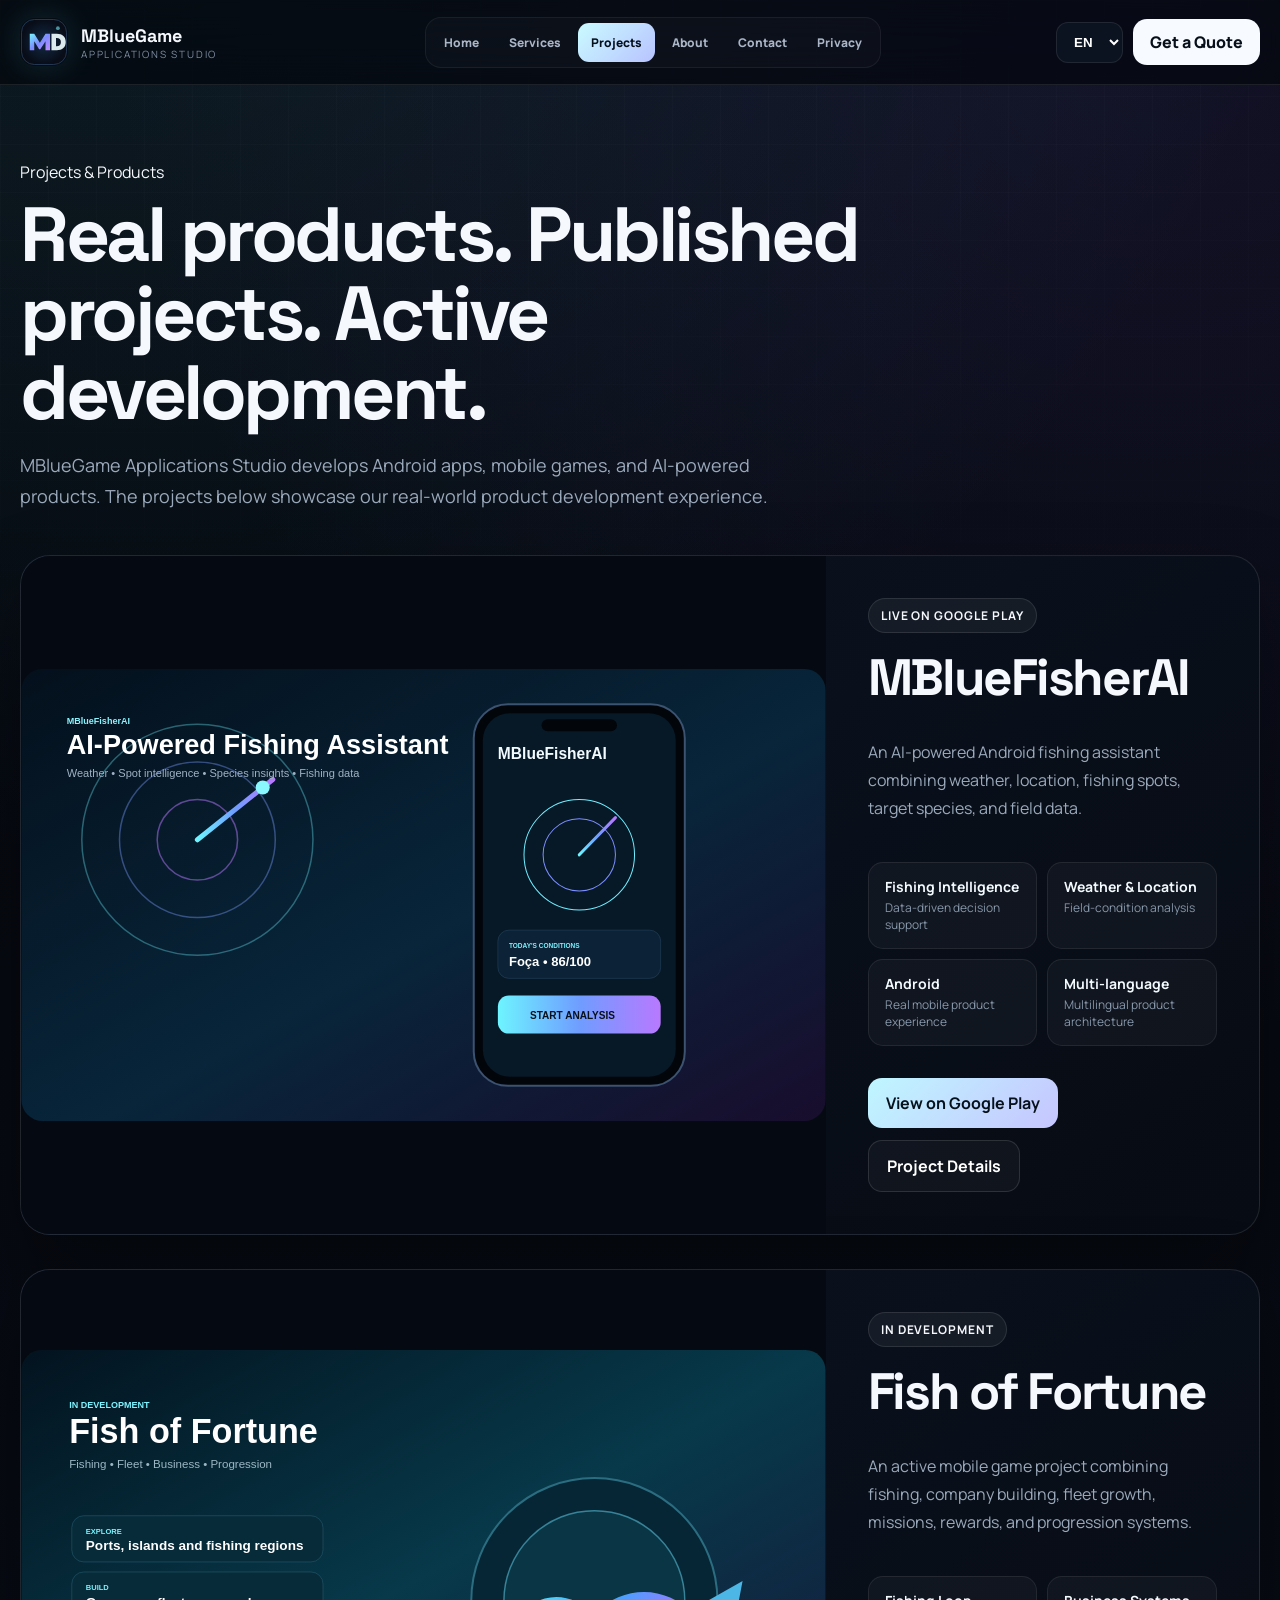
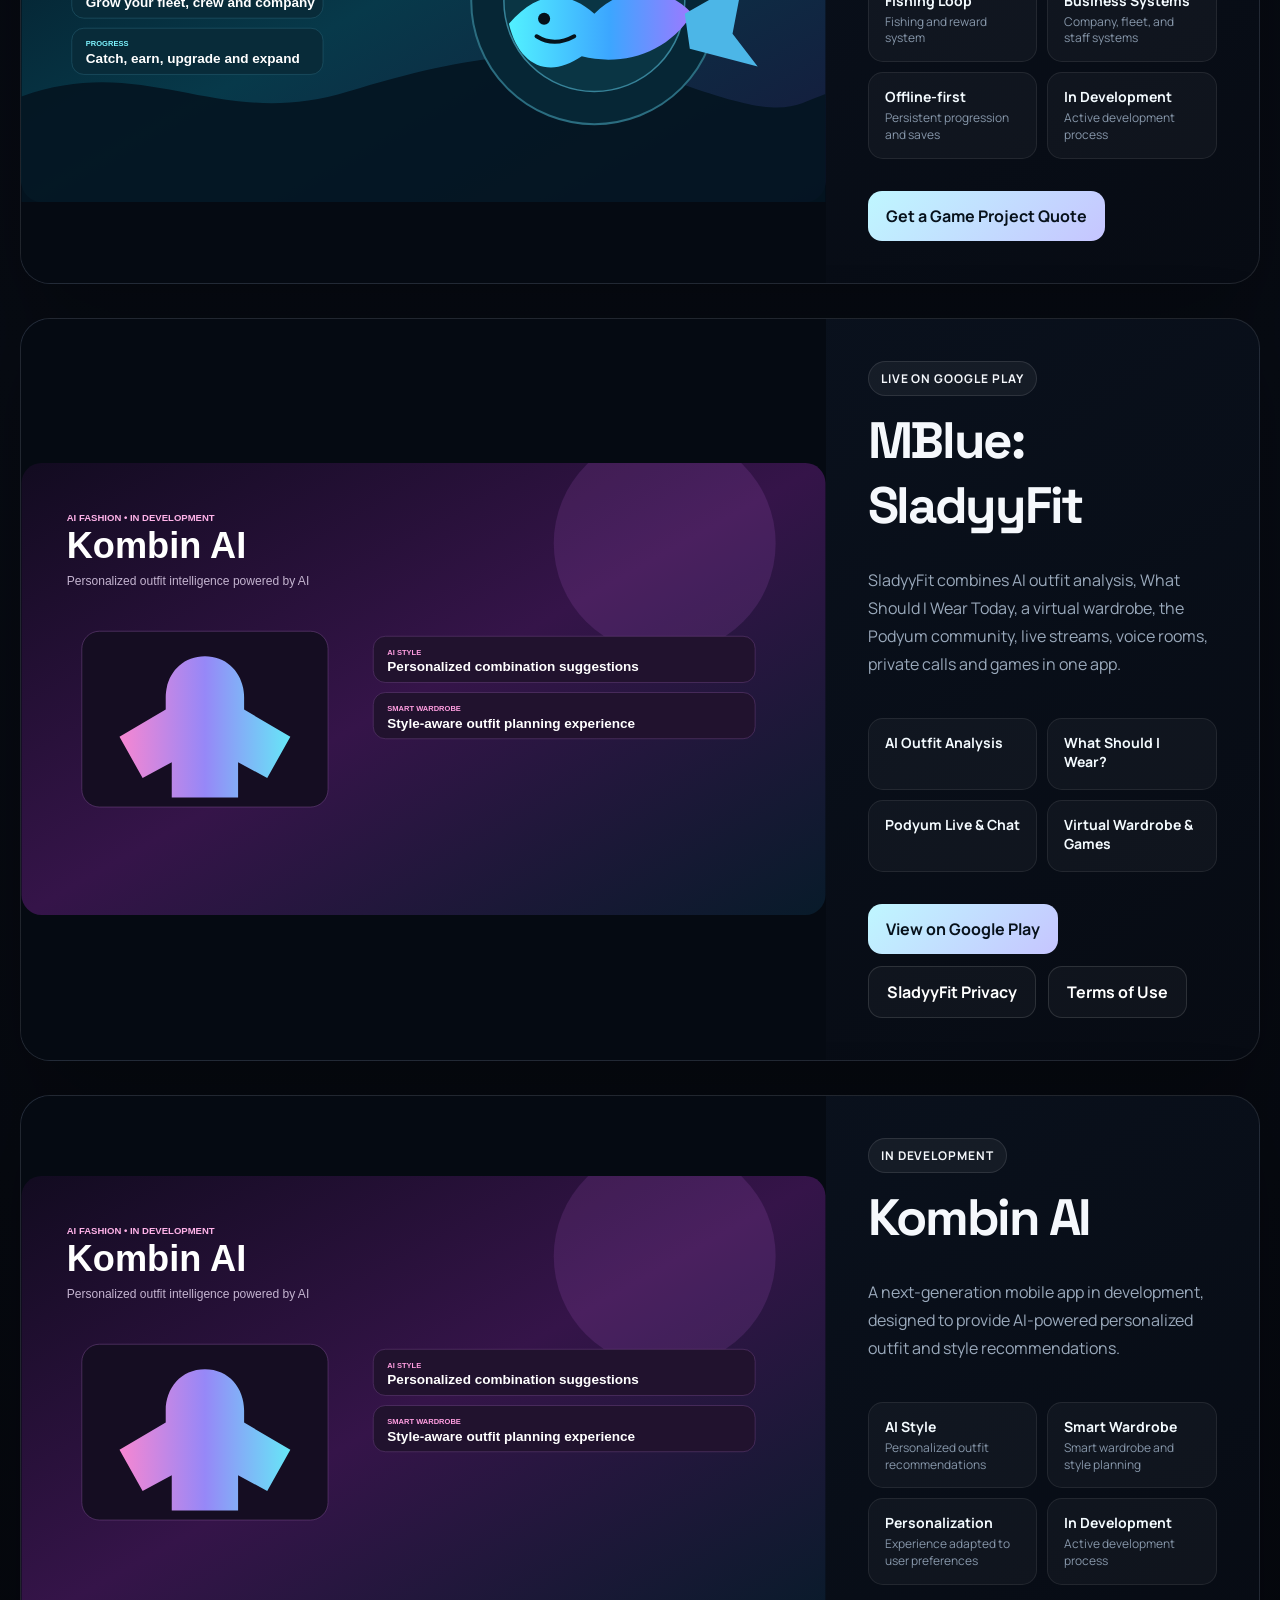
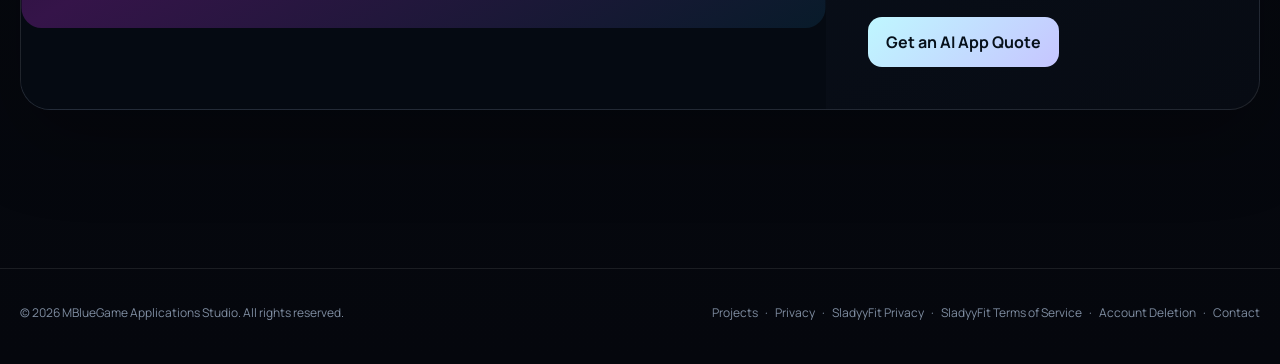
<file: projects.html>
<!DOCTYPE html>

<html lang="tr"><head><meta charset="utf-8"/><meta content="width=device-width,initial-scale=1" name="viewport"/><meta content="#05070d" name="theme-color"/><link href="assets/logo-mark.svg" rel="icon"/><link href="https://fonts.googleapis.com" rel="preconnect"/><link crossorigin="" href="https://fonts.gstatic.com" rel="preconnect"/><link href="https://fonts.googleapis.com/css2?family=Manrope:wght@400;500;600;700;800&amp;family=Space+Grotesk:wght@500;600;700&amp;display=swap" rel="stylesheet"/><link href="styles.css" rel="stylesheet"/><title data-i18n-title="page.projects.title">Projeler | MBlueGame Applications</title><meta content="MBlueGame Applications Studio" name="description"/>
<style>
.projects-page{padding:72px 0 90px}
.projects-wrap{width:min(1320px,calc(100% - 40px));margin:0 auto}
.projects-intro{max-width:920px;margin-bottom:42px}
.projects-intro h1{font-size:clamp(42px,6vw,78px);line-height:1.02;margin:10px 0 18px}
.projects-intro p{color:#9aa9bb;max-width:760px;font-size:18px;line-height:1.7}
.project-list{display:grid;gap:34px}
.project-card-final{display:grid;grid-template-columns:minmax(0,1.3fr) minmax(330px,.7fr);overflow:hidden;border:1px solid rgba(255,255,255,.1);border-radius:30px;background:linear-gradient(145deg,#0b1422,#070b13);box-shadow:0 30px 80px rgba(0,0,0,.28)}
.project-card-final .media{min-height:430px;background:#050a12}
.project-card-final .media img{display:block;width:100%;height:100%;object-fit:contain}
.project-card-final .body{padding:42px;display:flex;flex-direction:column;justify-content:center}
.project-card-final h2{font-size:clamp(34px,4vw,54px);margin:12px 0}
.project-card-final p{color:#9aa9bb;line-height:1.75}
.status-pill{display:inline-flex;width:max-content;padding:8px 12px;border-radius:999px;background:rgba(255,255,255,.05);border:1px solid rgba(255,255,255,.1);font-size:12px;font-weight:700;letter-spacing:.08em;text-transform:uppercase}
.feature-grid{display:grid;grid-template-columns:repeat(2,minmax(0,1fr));gap:10px;margin:24px 0}
.feature-box{padding:14px 16px;border-radius:15px;background:rgba(255,255,255,.035);border:1px solid rgba(255,255,255,.08)}
.feature-box strong{display:block;color:#f4fbff;font-size:14px;margin-bottom:4px}
.feature-box span{display:block;color:#8797aa;font-size:12px;line-height:1.4}
.project-actions{display:flex;gap:12px;flex-wrap:wrap;margin-top:8px}
.project-actions a{display:inline-flex;align-items:center;justify-content:center;padding:14px 18px;border-radius:14px;text-decoration:none;font-weight:700}
.project-actions .primary{background:linear-gradient(135deg,#bff7ff,#c6c5ff);color:#07111b}
.project-actions .secondary{border:1px solid rgba(255,255,255,.12);color:#fff;background:rgba(255,255,255,.035)}
@media(max-width:900px){.project-card-final{grid-template-columns:1fr}.project-card-final .media{min-height:280px}.project-card-final .body{padding:28px}.feature-grid{grid-template-columns:1fr}}
</style>
<style id="projects-final-v2">
.projects-page{padding:76px 0 100px}
.projects-wrap{width:min(1320px,calc(100% - 40px));margin:0 auto}
.projects-intro{max-width:930px;margin-bottom:44px}
.projects-intro h1{font-size:clamp(42px,6vw,78px);line-height:1.03;margin:12px 0 18px}
.projects-intro p{color:#9aa9bb;max-width:800px;font-size:18px;line-height:1.7}
.project-list{display:grid;gap:34px}
.project-card-final{display:grid;grid-template-columns:minmax(0,1.3fr) minmax(330px,.7fr);overflow:hidden;border:1px solid rgba(255,255,255,.1);border-radius:30px;background:linear-gradient(145deg,#0b1422,#070b13);box-shadow:0 30px 80px rgba(0,0,0,.28)}
.project-card-final .media{min-height:430px;background:#050a12;overflow:hidden;position:relative}
.project-card-final .media img{display:block;width:100%;height:100%;object-fit:contain;animation:projectFloat 7s ease-in-out infinite;transition:filter .45s ease,transform .45s ease}
.project-card-final:nth-child(even) .media img{animation-delay:-3.5s}
.project-card-final:hover .media img{filter:brightness(1.06) saturate(1.05)}
.project-card-final .body{padding:42px;display:flex;flex-direction:column;justify-content:center}
.project-card-final h2{font-size:clamp(34px,4vw,54px);margin:12px 0}
.project-card-final p{color:#9aa9bb;line-height:1.75}
.status-pill{display:inline-flex;width:max-content;padding:8px 12px;border-radius:999px;background:rgba(255,255,255,.05);border:1px solid rgba(255,255,255,.1);font-size:12px;font-weight:700;letter-spacing:.08em;text-transform:uppercase}
.feature-grid{display:grid;grid-template-columns:repeat(2,minmax(0,1fr));gap:10px;margin:24px 0}
.feature-box{padding:14px 16px;border-radius:15px;background:rgba(255,255,255,.035);border:1px solid rgba(255,255,255,.08)}
.feature-box strong{display:block;color:#f4fbff;font-size:14px;margin-bottom:4px}
.feature-box span{display:block;color:#8797aa;font-size:12px;line-height:1.4}
.project-actions{display:flex;gap:12px;flex-wrap:wrap;margin-top:8px}
.project-actions a{display:inline-flex;align-items:center;justify-content:center;padding:14px 18px;border-radius:14px;text-decoration:none;font-weight:700}
.project-actions .primary{background:linear-gradient(135deg,#bff7ff,#c6c5ff);color:#07111b}
.project-actions .secondary{border:1px solid rgba(255,255,255,.12);color:#fff;background:rgba(255,255,255,.035)}
@keyframes projectFloat{0%,100%{transform:translateY(0) scale(1)}50%{transform:translateY(-7px) scale(1.006)}}
@media(max-width:900px){.project-card-final{grid-template-columns:1fr}.project-card-final .media{min-height:280px}.project-card-final .body{padding:28px}.feature-grid{grid-template-columns:1fr}}
@media(prefers-reduced-motion:reduce){.project-card-final .media img{animation:none}}
</style>
</head><body><header class="site-header"><div class="container nav"><a class="brand" data-i18n="nav_home" href="index.html"><img alt="MBlueGame Applications" src="assets/logo-mark.svg"/><div class="brand-copy"><strong>MBlueGame</strong><span>Applications Studio</span></div></a><nav class="menu"><a data-i18n="nav_home" data-page="home" href="index.html">Ana Sayfa</a><a data-i18n="nav_services" data-page="services" href="services.html">Hizmetler</a><a data-i18n="nav_projects" data-page="projects" href="projects.html">Projeler</a><a data-i18n="nav_about" data-page="about" href="about.html">Hakkımızda</a><a data-i18n="nav_contact" data-page="contact" href="contact.html">İletişim</a><a data-i18n="nav_privacy" data-page="privacy" href="privacy.html">Gizlilik</a></nav><div class="nav-actions"><select aria-label="Language" class="lang" data-language-select=""><option value="tr">TR</option><option value="en">EN</option><option value="de">DE</option><option value="fr">FR</option><option value="es">ES</option></select><a class="nav-cta" data-i18n="nav_quote" href="contact.html">Teklif Al</a><button aria-label="Menü" class="mobile-toggle">☰</button></div></div></header>
<main class="projects-page"><div class="projects-wrap">
<section class="projects-intro"><span class="section-badge" data-i18n="projects.badge">Projeler &amp; Ürünler</span>
<h1 data-i18n="projects.title">Gerçek ürünler. Yayınlanmış projeler. Aktif geliştirme.</h1>
<p data-i18n="projects.intro">MBlueGame Applications Studio; Android uygulamaları, mobil oyunlar ve yapay zekâ destekli ürünler geliştirir. Aşağıdaki çalışmalar stüdyonun gerçek ürün geliştirme deneyimini gösterir.</p></section>
<section class="project-list"><article class="project-card-final">
<div class="media"><img alt="MBlueFisherAI uygulama tanıtımı" src="project_mbluefisherai.svg"/></div>
<div class="body"><span class="status-pill" data-i18n="status.live">Google Play'de Yayında</span><h2>MBlueFisherAI</h2><p data-i18n="fisher.desc">Balıkçılar için hava, konum, mera, hedef tür ve saha verilerini bir araya getiren AI destekli Android balıkçılık asistanı.</p>
<div class="feature-grid"><div class="feature-box"><strong data-i18n="feat.fishing">Fishing Intelligence</strong><span data-i18n="feat.fishing.d">Veri odaklı karar desteği</span></div><div class="feature-box"><strong data-i18n="feat.weather">Weather &amp; Location</strong><span data-i18n="feat.weather.d">Saha koşullarına dayalı analiz</span></div><div class="feature-box"><strong data-i18n="feat.android">Android</strong><span data-i18n="feat.android.d">Gerçek mobil ürün deneyimi</span></div><div class="feature-box"><strong data-i18n="feat.multi">Multi-language</strong><span data-i18n="feat.multi.d">Çok dilli ürün altyapısı</span></div></div>
<div class="project-actions"><a class="primary" data-i18n="btn.play" href="https://play.google.com/store/apps/details?id=com.mblue.mbfisherai" rel="noopener" target="_blank">Google Play'de Gör</a><a class="secondary" data-i18n="btn.details" href="mbluefisherai.html">Proje Detayları</a></div>
</div></article><article class="project-card-final">
<div class="media"><img alt="Fish of Fortune geliştirme aşamasındaki mobil oyun" src="project_fish_of_fortune.svg"/></div>
<div class="body"><span class="status-pill" data-i18n="status.dev">Geliştirme Aşamasında</span><h2>Fish of Fortune</h2><p data-i18n="fortune.desc">Balıkçılık, şirket kurma, filo büyütme, görev, ödül ve ilerleme sistemlerini tek bir mobil oyun deneyiminde birleştiren aktif geliştirme projesi.</p>
<div class="feature-grid"><div class="feature-box"><strong data-i18n="feat.loop">Fishing Loop</strong><span data-i18n="feat.loop.d">Balık tutma ve ödül sistemi</span></div><div class="feature-box"><strong data-i18n="feat.business">Business Systems</strong><span data-i18n="feat.business.d">Şirket, filo ve çalışan yapısı</span></div><div class="feature-box"><strong data-i18n="feat.offline">Offline-first</strong><span data-i18n="feat.offline.d">Kalıcı ilerleme ve kayıt sistemi</span></div><div class="feature-box"><strong data-i18n="feat.indev">In Development</strong><span data-i18n="feat.indev.d">Aktif geliştirme süreci</span></div></div>
<div class="project-actions"><a class="primary" data-i18n="btn.gamequote" href="contact.html">Oyun Projesi İçin Teklif Al</a></div>
</div></article><article class="project-card-final">
<div class="media"><img alt="SladyyFit stil ve sosyal uygulaması" src="project_kombin_ai.svg"/></div>
<div class="body"><span class="status-pill" data-i18n="status.live">Google Play'de Yayında</span><h2>MBlue: SladyyFit</h2><p data-i18n="project.sladyyfit.desc">SladyyFit; yapay zekâ destekli kombin analizi, Bugün Ne Giysem, sanal dolap, Podyum topluluğu, canlı yayın, sesli odalar, özel aramalar ve oyunları tek uygulamada buluşturur.</p>
<div class="feature-grid"><div class="feature-box"><strong data-i18n="project.sladyyfit.f1">AI Kombin Analizi</strong></div><div class="feature-box"><strong data-i18n="project.sladyyfit.f2">Bugün Ne Giysem?</strong></div><div class="feature-box"><strong data-i18n="project.sladyyfit.f3">Podyum Canlı &amp; Sohbet</strong></div><div class="feature-box"><strong data-i18n="project.sladyyfit.f4">Sanal Dolap &amp; Oyunlar</strong></div></div>
<div class="project-actions"><a class="primary" data-i18n="btn.play" href="https://play.google.com/store/apps/details?id=com.mblue.combin" rel="noopener" target="_blank">Google Play'de Gör</a><a class="secondary" data-i18n="project.sladyyfit.privacy" href="sladyyfit-privacy.html">SladyyFit Gizliliği</a><a class="secondary" data-i18n="project.sladyyfit.terms" href="sladyyfit-terms.html">Kullanım Kuralları</a></div>
</div></article>
<article class="project-card-final">
<div class="media"><img alt="Kombin AI yapay zeka destekli kombin uygulaması" src="project_kombin_ai.svg"/></div>
<div class="body"><span class="status-pill" data-i18n="status.dev">Geliştirme Aşamasında</span><h2>Kombin AI</h2><p data-i18n="kombin.desc">Yapay zekâ destekli kişiselleştirilmiş kombin ve stil önerileri sunmak üzere geliştirilen yeni nesil mobil uygulama projesi.</p>
<div class="feature-grid"><div class="feature-box"><strong data-i18n="feat.aistyle">AI Style</strong><span data-i18n="feat.aistyle.d">Kişiselleştirilmiş kombin önerileri</span></div><div class="feature-box"><strong data-i18n="feat.wardrobe">Smart Wardrobe</strong><span data-i18n="feat.wardrobe.d">Akıllı gardırop ve stil planlama</span></div><div class="feature-box"><strong data-i18n="feat.personal">Personalization</strong><span data-i18n="feat.personal.d">Kullanıcı tercihlerine uyumlu deneyim</span></div><div class="feature-box"><strong data-i18n="feat.indev">In Development</strong><span data-i18n="feat.indev.d">Aktif geliştirme süreci</span></div></div>
<div class="project-actions"><a class="primary" data-i18n="btn.aiquote" href="contact.html">AI Uygulaması İçin Teklif Al</a></div>
</div></article></section></div></main>
<footer class="footer"><div class="container footer-row"><span class="footer-copy">© <span data-year=""></span> <span data-i18n="footer.copyright">MBlueGame Applications Studio. Tüm hakları saklıdır.</span></span><nav class="footer-links" aria-label="Legal ve site bağlantıları"><a data-i18n="nav_projects" href="projects.html">Projeler</a> · <a data-i18n="nav_privacy" href="privacy.html">Gizlilik</a> · <a data-i18n="nav.sladyyfit.privacy" href="sladyyfit-privacy.html">SladyyFit Gizlilik</a> · <a data-i18n="nav.sladyyfit.terms" href="sladyyfit-terms.html">SladyyFit Hizmet Şartları</a> · <a data-i18n="nav_delete" href="account-deletion.html">Hesap Silme</a> · <a data-i18n="nav_contact" href="contact.html">İletişim</a></nav></div></footer><script>document.querySelector('[data-page="projects"]')?.classList.add('active')</script>

<script src="site.js"></script>
<script src="i18n.js"></script>
</body></html>
</file>
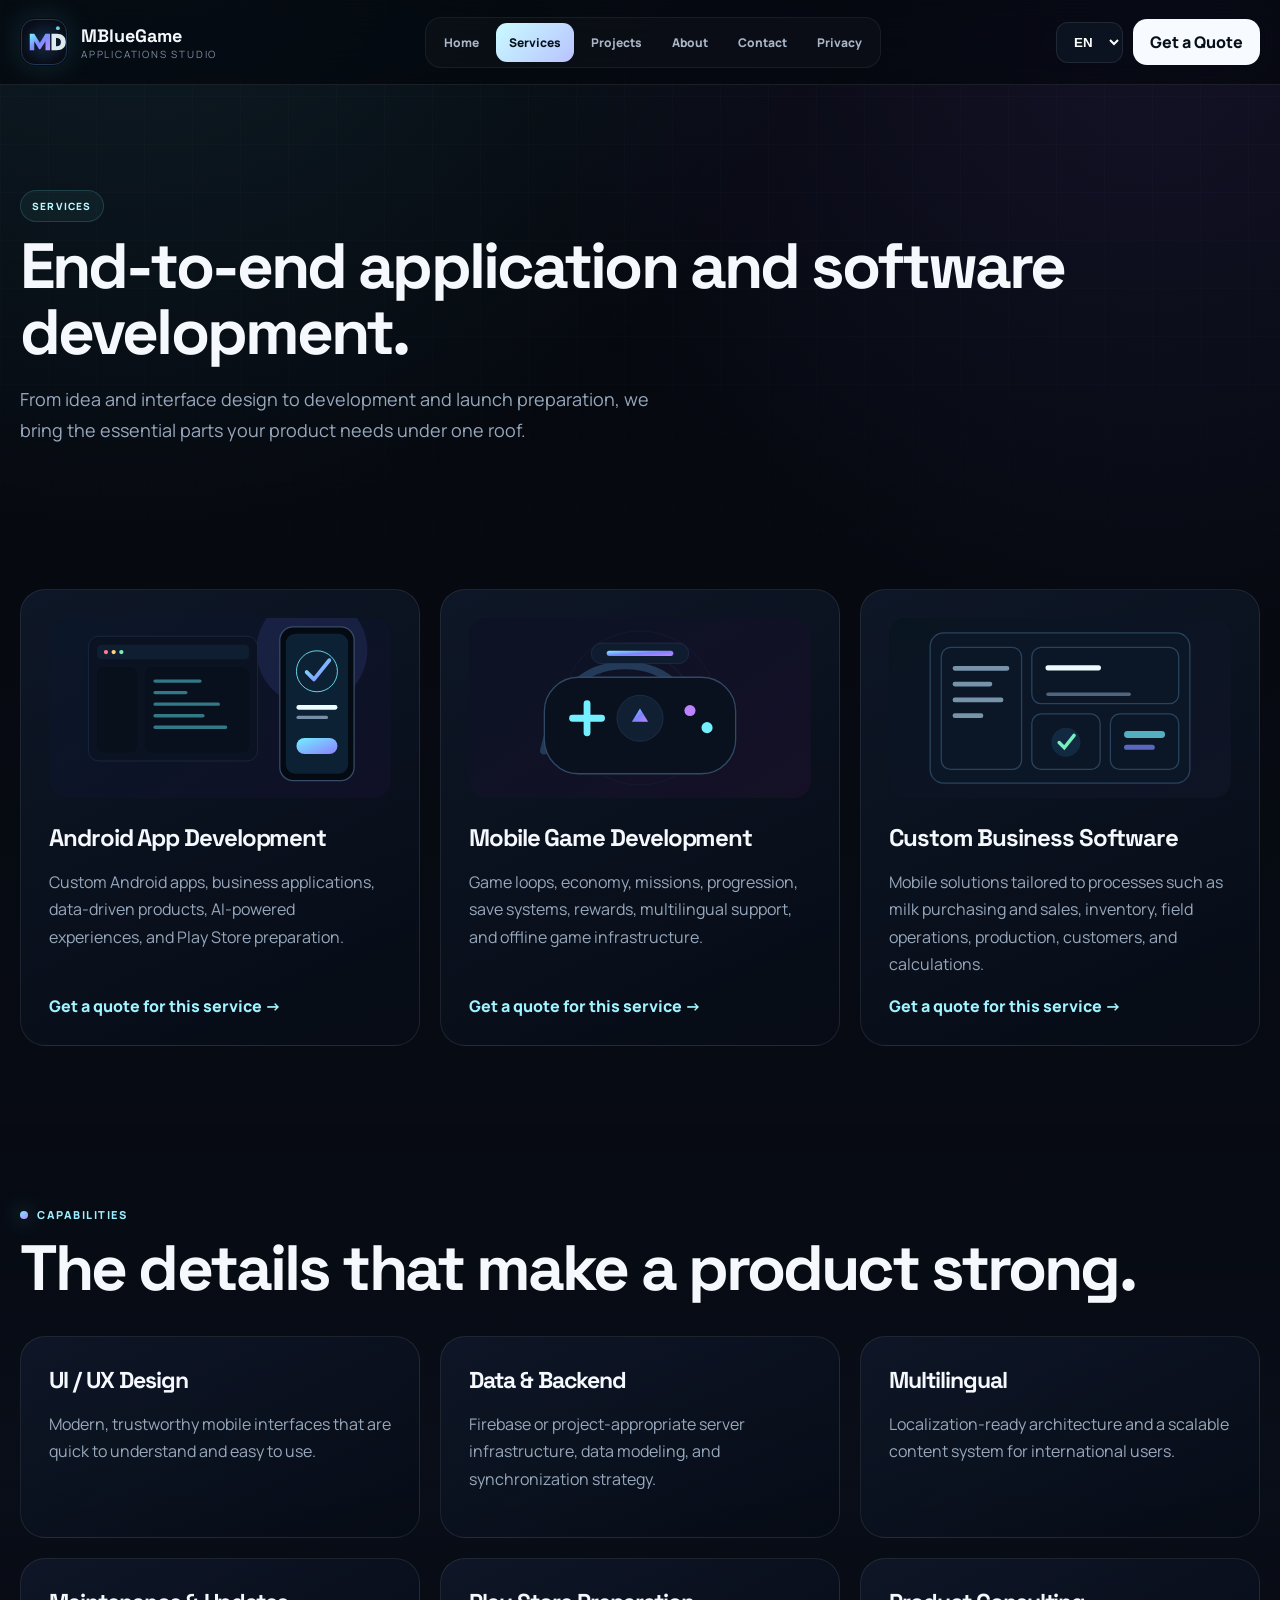
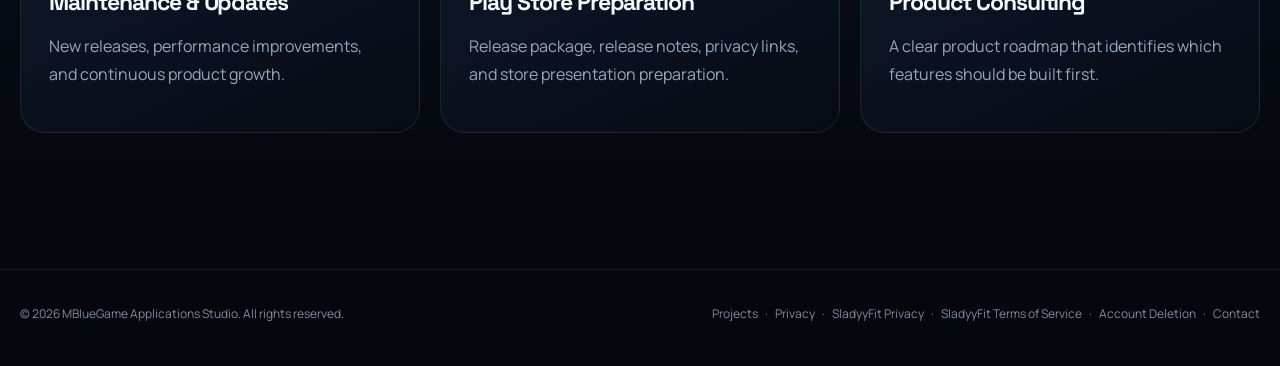
<file: services.html>
<!DOCTYPE html>

<html lang="tr"><head><meta charset="utf-8"/><meta content="width=device-width,initial-scale=1" name="viewport"/><meta content="#05070d" name="theme-color"/><link href="assets/logo-mark.svg" rel="icon"/><link href="https://fonts.googleapis.com" rel="preconnect"/><link crossorigin="" href="https://fonts.gstatic.com" rel="preconnect"/><link href="https://fonts.googleapis.com/css2?family=Manrope:wght@400;500;600;700;800&amp;family=Space+Grotesk:wght@500;600;700&amp;display=swap" rel="stylesheet"/><link href="styles.css" rel="stylesheet"/><title data-i18n-title="page.services.title">Hizmetler | MBlueGame Applications</title><meta content="MBlueGame Applications Studio" name="description"/></head><body><header class="site-header"><div class="container nav"><a class="brand" data-i18n="nav_home" href="index.html"><img alt="MBlueGame Applications" src="assets/logo-mark.svg"/><div class="brand-copy"><strong>MBlueGame</strong><span>Applications Studio</span></div></a><nav class="menu"><a data-i18n="nav_home" data-page="home" href="index.html">Ana Sayfa</a><a data-i18n="nav_services" data-page="services" href="services.html">Hizmetler</a><a data-i18n="nav_projects" data-page="projects" href="projects.html">Projeler</a><a data-i18n="nav_about" data-page="about" href="about.html">Hakkımızda</a><a data-i18n="nav_contact" data-page="contact" href="contact.html">İletişim</a><a data-i18n="nav_privacy" data-page="privacy" href="privacy.html">Gizlilik</a></nav><div class="nav-actions"><select aria-label="Language" class="lang" data-language-select=""><option value="tr">TR</option><option value="en">EN</option><option value="de">DE</option><option value="fr">FR</option><option value="es">ES</option></select><a class="nav-cta" data-i18n="nav_quote" href="contact.html">Teklif Al</a><button aria-label="Menü" class="mobile-toggle">☰</button></div></div></header><main><section class="container page-hero reveal"><span class="section-badge" data-i18n="services.label">Services</span><h1 data-i18n="services.hero">Uygulama ve yazılım geliştirmede uçtan uca hizmet.</h1><p data-i18n="services.lead">Fikir aşamasından arayüze, geliştirmeden yayınlama hazırlığına kadar ürünün ihtiyaç duyduğu temel parçaları tek çatı altında topluyoruz.</p></section><section class="section"><div class="container"><div class="service-grid"><article class="service-card reveal"><div class="service-visual"><img src="assets/visuals/android-studio.svg"/></div><h3 data-i18n="services.android">Android Uygulama Geliştirme</h3><p data-i18n="services.androiddesc">Özel Android uygulamaları, iş uygulamaları, veri tabanlı ürünler, yapay zekâ destekli deneyimler ve Play Store'a hazırlık.</p><a data-i18n="services.quote" href="contact.html">Bu hizmet için teklif al →</a></article><article class="service-card reveal"><div class="service-visual"><img src="assets/visuals/game-studio.svg"/></div><h3 data-i18n="services.game">Mobil Oyun Geliştirme</h3><p data-i18n="services.gamedesc">Oyun döngüsü, ekonomi, görevler, ilerleme, kayıt sistemi, ödüller, çoklu dil ve offline oyun altyapıları.</p><a data-i18n="services.quote" href="contact.html">Bu hizmet için teklif al →</a></article><article class="service-card reveal"><div class="service-visual"><img src="assets/visuals/software-studio.svg"/></div><h3 data-i18n="services.business">İşletmeye Özel Yazılım</h3><p data-i18n="services.businessdesc">Süt alım-satım, stok, saha, üretim, müşteri, hesaplama ve benzeri süreçlere özel mobil çözümler.</p><a data-i18n="services.quote" href="contact.html">Bu hizmet için teklif al →</a></article></div></div></section><section class="section section-soft"><div class="container"><div class="section-head"><div><span class="eyebrow" data-i18n="services.cap">Capabilities</span><h2 data-i18n="services.details">Ürünü güçlü yapan detaylar.</h2></div></div><div class="value-grid"><div class="value-card"><h3 data-i18n="services.ui">UI / UX Tasarım</h3><p data-i18n="services.uidesc">Mobilde hızlı anlaşılır, güven veren ve modern kullanıcı arayüzleri.</p></div><div class="value-card"><h3 data-i18n="services.backend">Veri &amp; Backend</h3><p data-i18n="services.backenddesc">Firebase veya projeye uygun sunucu altyapısı, veri modeli ve senkronizasyon yaklaşımı.</p></div><div class="value-card"><h3 data-i18n="services.multi">Çoklu Dil</h3><p data-i18n="services.multidesc">Yerelleştirmeye hazır yapı ve uluslararası kullanıcılar için ölçeklenebilir içerik sistemi.</p></div><div class="value-card"><h3 data-i18n="services.maint">Bakım &amp; Güncelleme</h3><p data-i18n="services.maintdesc">Yeni sürümler, performans geliştirmeleri ve ürünün zaman içinde büyütülmesi.</p></div><div class="value-card"><h3 data-i18n="services.play">Play Store Hazırlığı</h3><p data-i18n="services.playdesc">Yayın paketi, sürüm notları, gizlilik bağlantıları ve mağaza sunumuna hazırlık.</p></div><div class="value-card"><h3 data-i18n="services.consult">Ürün Danışmanlığı</h3><p data-i18n="services.consultdesc">Hangi özelliklerin önce yapılması gerektiğini belirleyen sade bir ürün yol haritası.</p></div></div></div></section></main><footer class="footer"><div class="container footer-row"><span class="footer-copy">© <span data-year=""></span> <span data-i18n="footer.copyright">MBlueGame Applications Studio. Tüm hakları saklıdır.</span></span><nav class="footer-links" aria-label="Legal ve site bağlantıları"><a data-i18n="nav_projects" href="projects.html">Projeler</a> · <a data-i18n="nav_privacy" href="privacy.html">Gizlilik</a> · <a data-i18n="nav.sladyyfit.privacy" href="sladyyfit-privacy.html">SladyyFit Gizlilik</a> · <a data-i18n="nav.sladyyfit.terms" href="sladyyfit-terms.html">SladyyFit Hizmet Şartları</a> · <a data-i18n="nav_delete" href="account-deletion.html">Hesap Silme</a> · <a data-i18n="nav_contact" href="contact.html">İletişim</a></nav></div></footer><script>document.querySelector('[data-page="services"]')?.classList.add('active')</script>

<script src="site.js"></script>
<script src="i18n.js"></script>
</body></html>
</file>
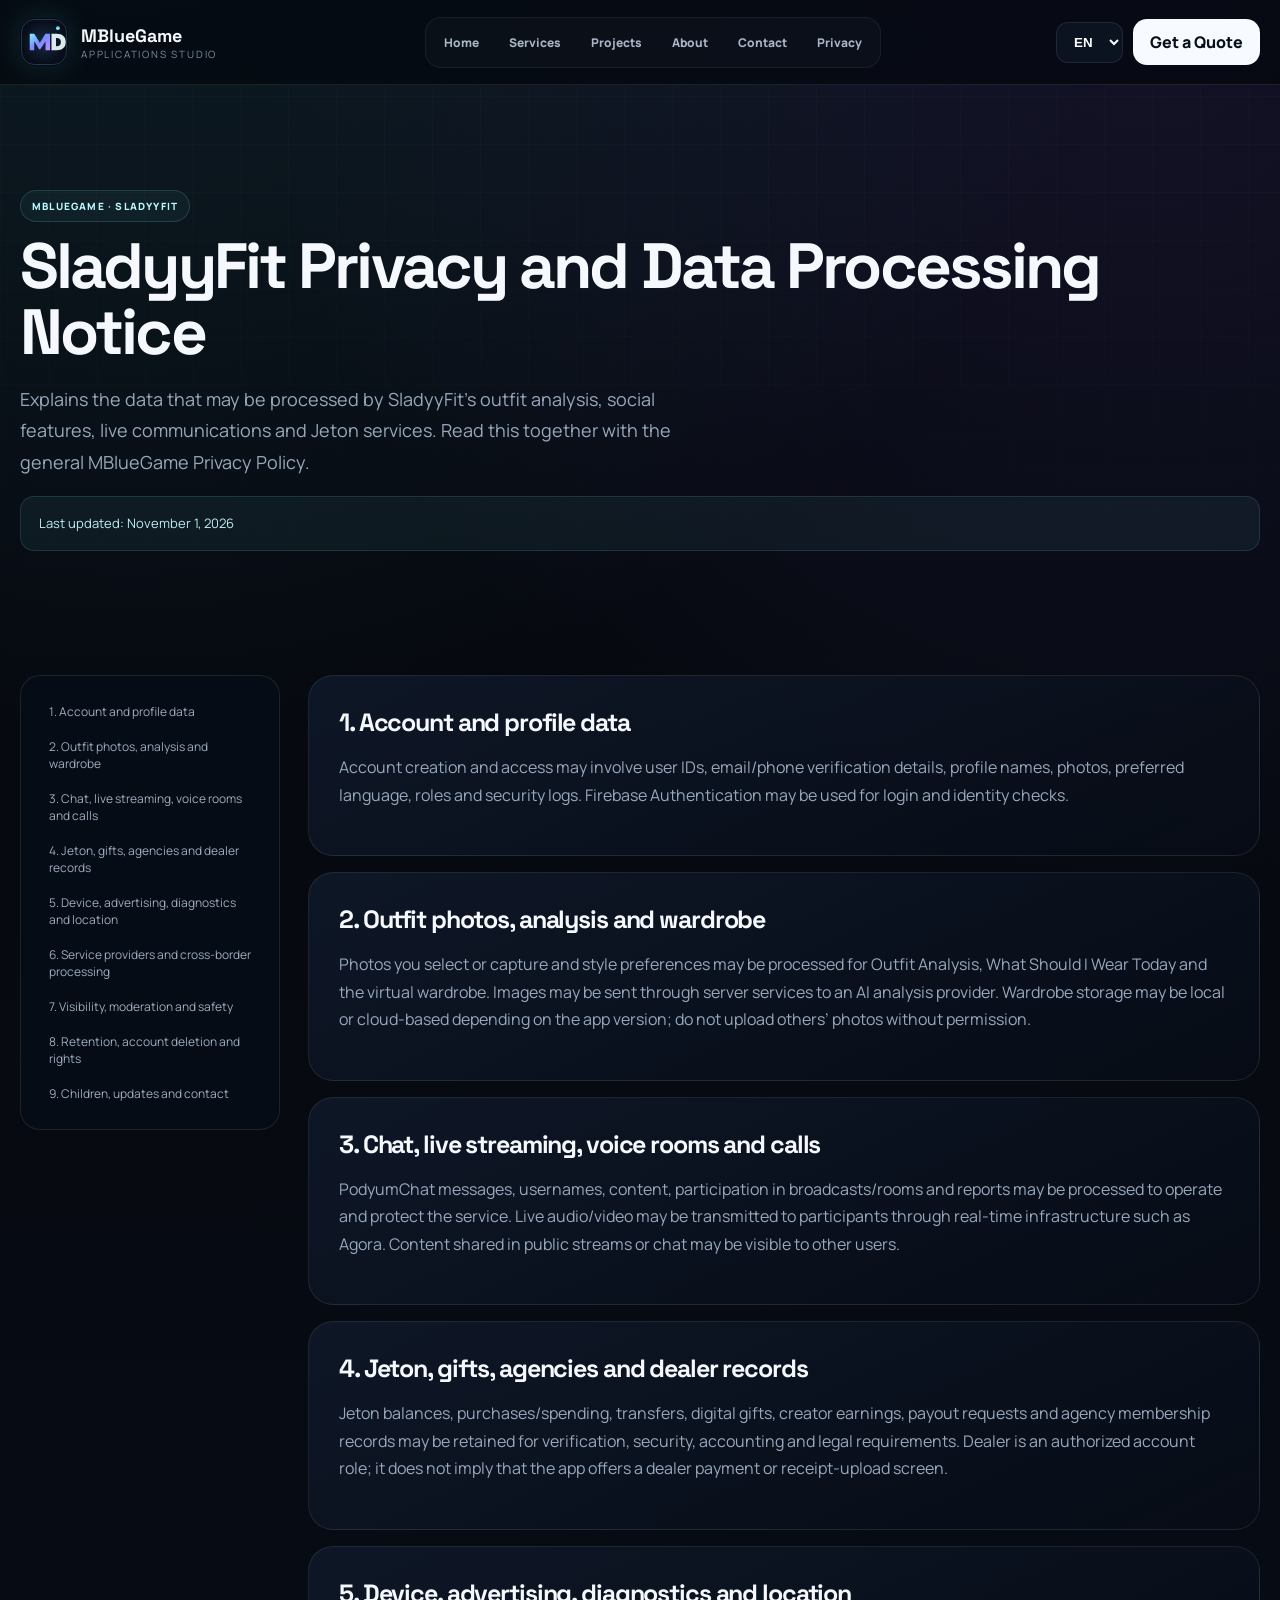
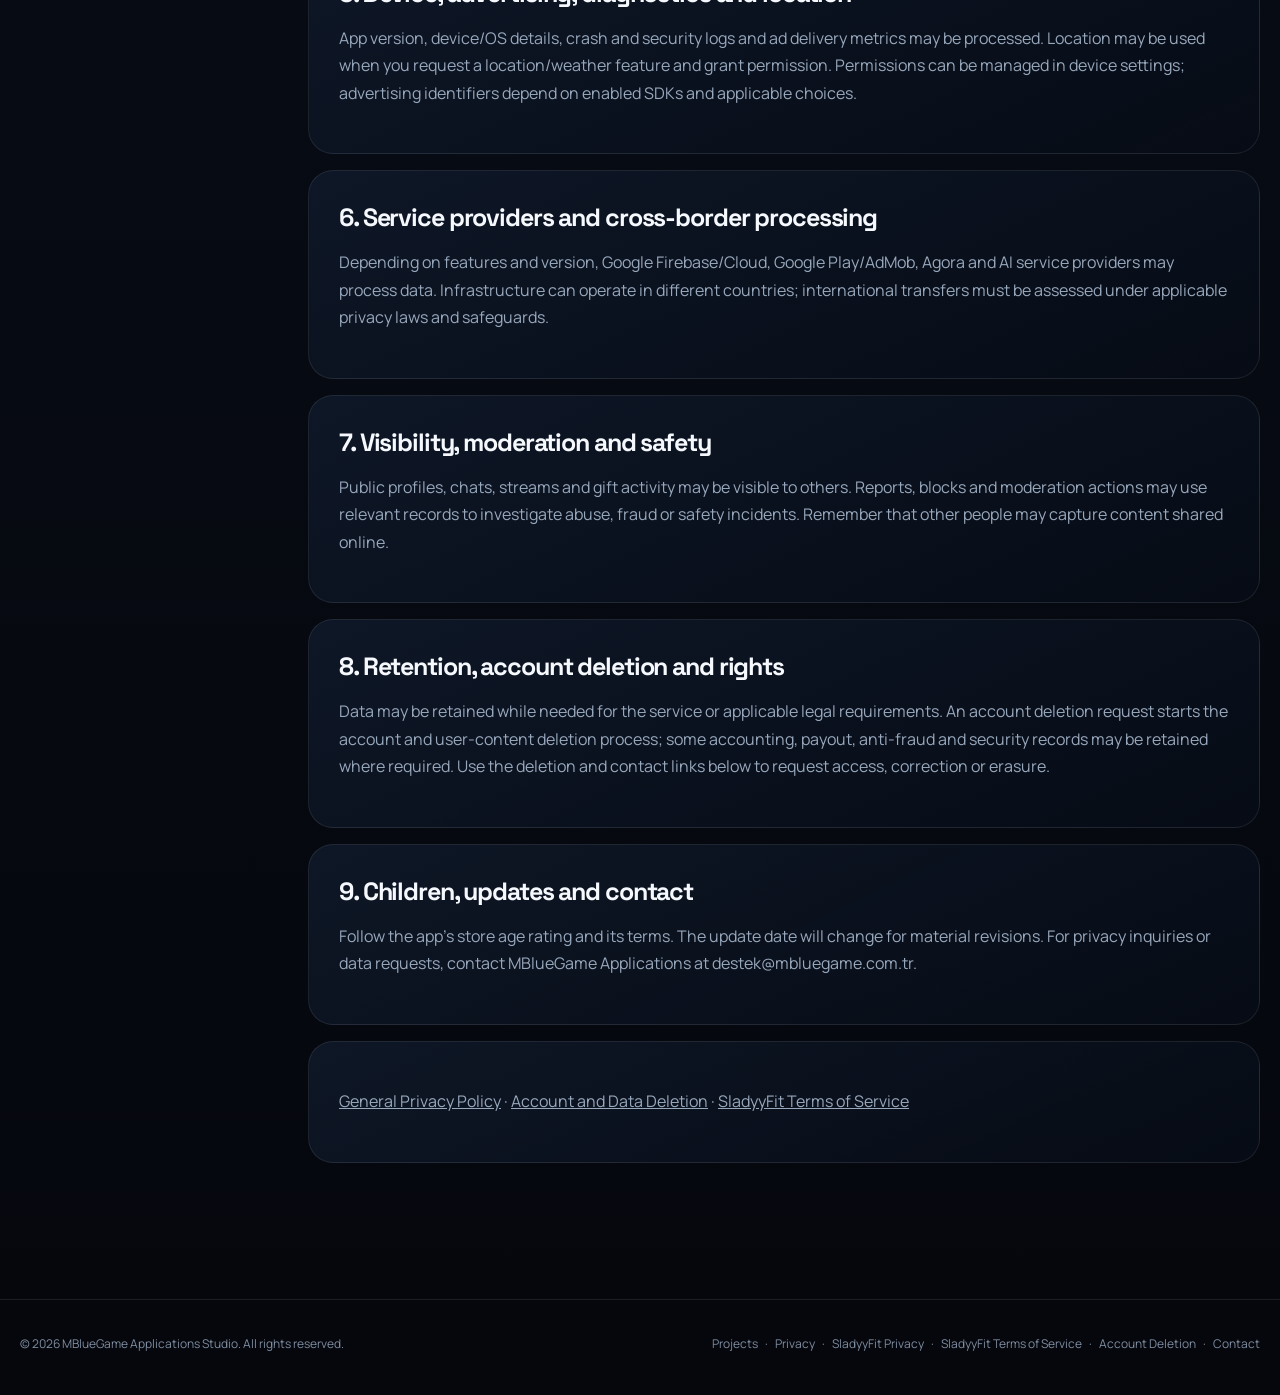
<file: sladyyfit-privacy.html>
<!DOCTYPE html>
<html lang="tr"><head><meta charset="utf-8"/><meta content="width=device-width,initial-scale=1" name="viewport"/><meta content="#05070d" name="theme-color"/><link href="assets/logo-mark.svg" rel="icon"/><link href="https://fonts.googleapis.com" rel="preconnect"/><link crossorigin="" href="https://fonts.gstatic.com" rel="preconnect"/><link href="https://fonts.googleapis.com/css2?family=Manrope:wght@400;500;600;700;800&amp;family=Space+Grotesk:wght@500;600;700&amp;display=swap" rel="stylesheet"/><link href="styles.css" rel="stylesheet"/><title data-i18n-title="sp.title">SladyyFit Gizlilik ve Veri İşleme Bilgilendirmesi</title><meta content="SladyyFit gizlilik ve veri işleme bilgileri" name="description"/></head><body><header class="site-header"><div class="container nav"><a class="brand" data-i18n="nav_home" href="index.html"><img alt="MBlueGame Applications" src="assets/logo-mark.svg"/><div class="brand-copy"><strong>MBlueGame</strong><span>Applications Studio</span></div></a><nav class="menu"><a data-i18n="nav_home" data-page="home" href="index.html">Ana Sayfa</a><a data-i18n="nav_services" data-page="services" href="services.html">Hizmetler</a><a data-i18n="nav_projects" data-page="projects" href="projects.html">Projeler</a><a data-i18n="nav_about" data-page="about" href="about.html">Hakkımızda</a><a data-i18n="nav_contact" data-page="contact" href="contact.html">İletişim</a><a data-i18n="nav_privacy" data-page="privacy" href="privacy.html">Gizlilik</a></nav><div class="nav-actions"><select aria-label="Language" class="lang" data-language-select=""><option value="tr">TR</option><option value="en">EN</option><option value="de">DE</option><option value="fr">FR</option><option value="es">ES</option></select><a class="nav-cta" data-i18n="nav_quote" href="contact.html">Teklif Al</a><button aria-label="Menü" class="mobile-toggle">☰</button></div></div></header><main>
<section class="container page-hero reveal"><span class="section-badge">MBlueGame · SladyyFit</span><h1 data-i18n="sp.title">SladyyFit Gizlilik ve Veri İşleme Bilgilendirmesi</h1><p data-i18n="sp.lead">SladyyFit’in kombin analizi, sosyal topluluk, canlı iletişim ve Jeton özelliklerinde işlenebilecek verileri açıklar. Genel MBlueGame Gizlilik Politikası ile birlikte okunmalıdır.</p><div class="legal-note" data-i18n="sp.date">Son güncelleme: 1 Kasım 2026</div></section>
<section class="section"><div class="container legal-layout"><aside class="legal-nav"><a href="#section-1" data-i18n="sp.s1">1. Hesap ve profil verileri</a><a href="#section-2" data-i18n="sp.s2">2. Kombin fotoğrafları, analiz ve dolap</a><a href="#section-3" data-i18n="sp.s3">3. Sohbet, yayın, sesli oda ve arama</a><a href="#section-4" data-i18n="sp.s4">4. Jeton, hediye, ajans ve bayi kayıtları</a><a href="#section-5" data-i18n="sp.s5">5. Cihaz, reklam, tanılama ve konum</a><a href="#section-6" data-i18n="sp.s6">6. Altyapı sağlayıcıları ve yurt dışı aktarım</a><a href="#section-7" data-i18n="sp.s7">7. Görünürlük, moderasyon ve güvenlik</a><a href="#section-8" data-i18n="sp.s8">8. Saklama, hesap silme ve haklar</a><a href="#section-9" data-i18n="sp.s9">9. Çocuklar, güncellemeler ve iletişim</a></aside><div class="legal-stack"><article class="legal-card reveal" id="section-1"><h2 data-i18n="sp.s1">1. Hesap ve profil verileri</h2><p data-i18n="sp.p1">Hesap oluşturma ve erişim sırasında kullanıcı kimliği, e-posta/telefonla doğrulama bilgileri, profil adı, fotoğraf, tercih edilen dil, rol ve güvenlik kayıtları işlenebilir. Oturum ve kimlik doğrulama işlemleri Firebase Authentication üzerinden yürütülebilir.</p></article><article class="legal-card reveal" id="section-2"><h2 data-i18n="sp.s2">2. Kombin fotoğrafları, analiz ve dolap</h2><p data-i18n="sp.p2">Kullanıcının seçtiği veya çektiği fotoğraflar ve stil tercihleri; Kombin Analizi, Bugün Ne Giysem ve sanal dolap özellikleri için işlenebilir. Fotoğraf içeriği sunucu üzerinden yapay zekâ destekli analiz hizmetine aktarılabilir. Dolap kayıtlarının cihazda veya bulutta tutulması kullanılan sürüme göre değişebilir; başka bir kişinin görüntüsünü izni olmadan yüklemeyin.</p></article><article class="legal-card reveal" id="section-3"><h2 data-i18n="sp.s3">3. Sohbet, yayın, sesli oda ve arama</h2><p data-i18n="sp.p3">PodyumChat mesajları, kullanıcı adları, gönderilen içerikler, yayın/oda katılımı ve şikâyet kayıtları hizmetin işletilmesi ve güvenliği için işlenebilir. Canlı ses ve görüntü, iletişimin sağlanması için Agora gibi gerçek zamanlı iletişim altyapısıyla katılımcılara iletilebilir. Canlı yayında veya sohbette paylaştığınız içerikler diğer kullanıcılara görünebilir.</p></article><article class="legal-card reveal" id="section-4"><h2 data-i18n="sp.s4">4. Jeton, hediye, ajans ve bayi kayıtları</h2><p data-i18n="sp.p4">Jeton bakiyesi, satın alma/harcama ve transfer geçmişi, dijital hediyeler, yayıncı kazançları, ödeme talepleri ve ajans üyeliği gibi işlem kayıtları doğrulama, güvenlik, hesaplama ve yasal yükümlülükler için saklanabilir. Bayi, geliştirici tarafından yetkilendirilmiş bir hesap rolüdür; uygulamada bayi üzerinden ödeme veya dekont yükleme ekranı bulunduğu anlamına gelmez.</p></article><article class="legal-card reveal" id="section-5"><h2 data-i18n="sp.s5">5. Cihaz, reklam, tanılama ve konum</h2><p data-i18n="sp.p5">Uygulama sürümü, cihaz/işletim sistemi bilgileri, çökme ve güvenlik kayıtları ile reklam gösterimi ölçümleri işlenebilir. Konum verisi, ilgili konum/hava işlevi seçildiğinde ve izin verildiğinde kullanılabilir. İzinler cihaz ayarlarından yönetilebilir; reklam kimlikleri yalnız kullanılan SDK’ların ve geçerli tercihlerin kapsamı içinde işlenir.</p></article><article class="legal-card reveal" id="section-6"><h2 data-i18n="sp.s6">6. Altyapı sağlayıcıları ve yurt dışı aktarım</h2><p data-i18n="sp.p6">Kullanılan özelliğe ve uygulama sürümüne bağlı olarak Google Firebase/Cloud, Google Play ve AdMob, Agora ve yapay zekâ hizmet sağlayıcıları veri işleyebilir. Bu altyapılar farklı ülkelerde barındırılabilir; yurt dışı veri aktarımı varsa uygulanabilir KVKK ve diğer veri koruma yükümlülükleri doğrultusunda uygun hukuki dayanak ve güvenceler değerlendirilmelidir.</p></article><article class="legal-card reveal" id="section-7"><h2 data-i18n="sp.s7">7. Görünürlük, moderasyon ve güvenlik</h2><p data-i18n="sp.p7">Herkese açık profil, sohbet, yayın ve hediye etkinlikleri diğer kullanıcılar tarafından görülebilir. Şikâyet, engelleme ve moderasyon işlemleri uygunsuz içerik, taciz, dolandırıcılık veya güvenlik ihlallerini incelemek amacıyla ilgili kayıtlarla birlikte yürütülebilir. İnternette paylaşılan içeriğin başkaları tarafından kaydedilebileceğini unutmayın.</p></article><article class="legal-card reveal" id="section-8"><h2 data-i18n="sp.s8">8. Saklama, hesap silme ve haklar</h2><p data-i18n="sp.p8">Veriler amaç için gerekli olduğu sürece veya geçerli yasal gereklilikler kapsamında tutulabilir. Hesap silme talebinizde profil ve kullanıcı içeriği için silme süreci işletilir; muhasebe, ödeme, dolandırıcılık ve güvenlik kayıtlarının bazıları yükümlülükler gerektirdiği ölçüde saklanabilir. Erişim, düzeltme ve silme başvuruları için aşağıdaki hesap silme ve iletişim bağlantılarını kullanın.</p></article><article class="legal-card reveal" id="section-9"><h2 data-i18n="sp.s9">9. Çocuklar, güncellemeler ve iletişim</h2><p data-i18n="sp.p9">Uygulamanın ilgili mağazada belirtilen yaş derecelendirmesini ve kullanım kurallarını dikkate alın. Politikadaki önemli değişikliklerde tarih güncellenir. Gizlilik, veri talepleri ve sorular için MBlueGame Applications ile destek@mbluegame.com.tr adresinden iletişime geçebilirsiniz.</p></article><article class="legal-card reveal"><p><a href="privacy.html" data-i18n="sp.general">Genel Gizlilik Politikası</a> · <a href="account-deletion.html" data-i18n="sp.deletion">Hesap ve Veri Silme</a> · <a href="sladyyfit-terms.html" data-i18n="nav.sladyyfit.terms">SladyyFit Kuralları</a></p></article></div></div></section></main><footer class="footer"><div class="container footer-row"><span class="footer-copy">© <span data-year=""></span> <span data-i18n="footer.copyright">MBlueGame Applications Studio. Tüm hakları saklıdır.</span></span><nav class="footer-links" aria-label="Legal ve site bağlantıları"><a data-i18n="nav_projects" href="projects.html">Projeler</a> · <a data-i18n="nav_privacy" href="privacy.html">Gizlilik</a> · <a data-i18n="nav.sladyyfit.privacy" href="sladyyfit-privacy.html">SladyyFit Gizlilik</a> · <a data-i18n="nav.sladyyfit.terms" href="sladyyfit-terms.html">SladyyFit Hizmet Şartları</a> · <a data-i18n="nav_delete" href="account-deletion.html">Hesap Silme</a> · <a data-i18n="nav_contact" href="contact.html">İletişim</a></nav></div></footer><script src="site.js"></script><script src="i18n.js"></script></body></html>
</file>
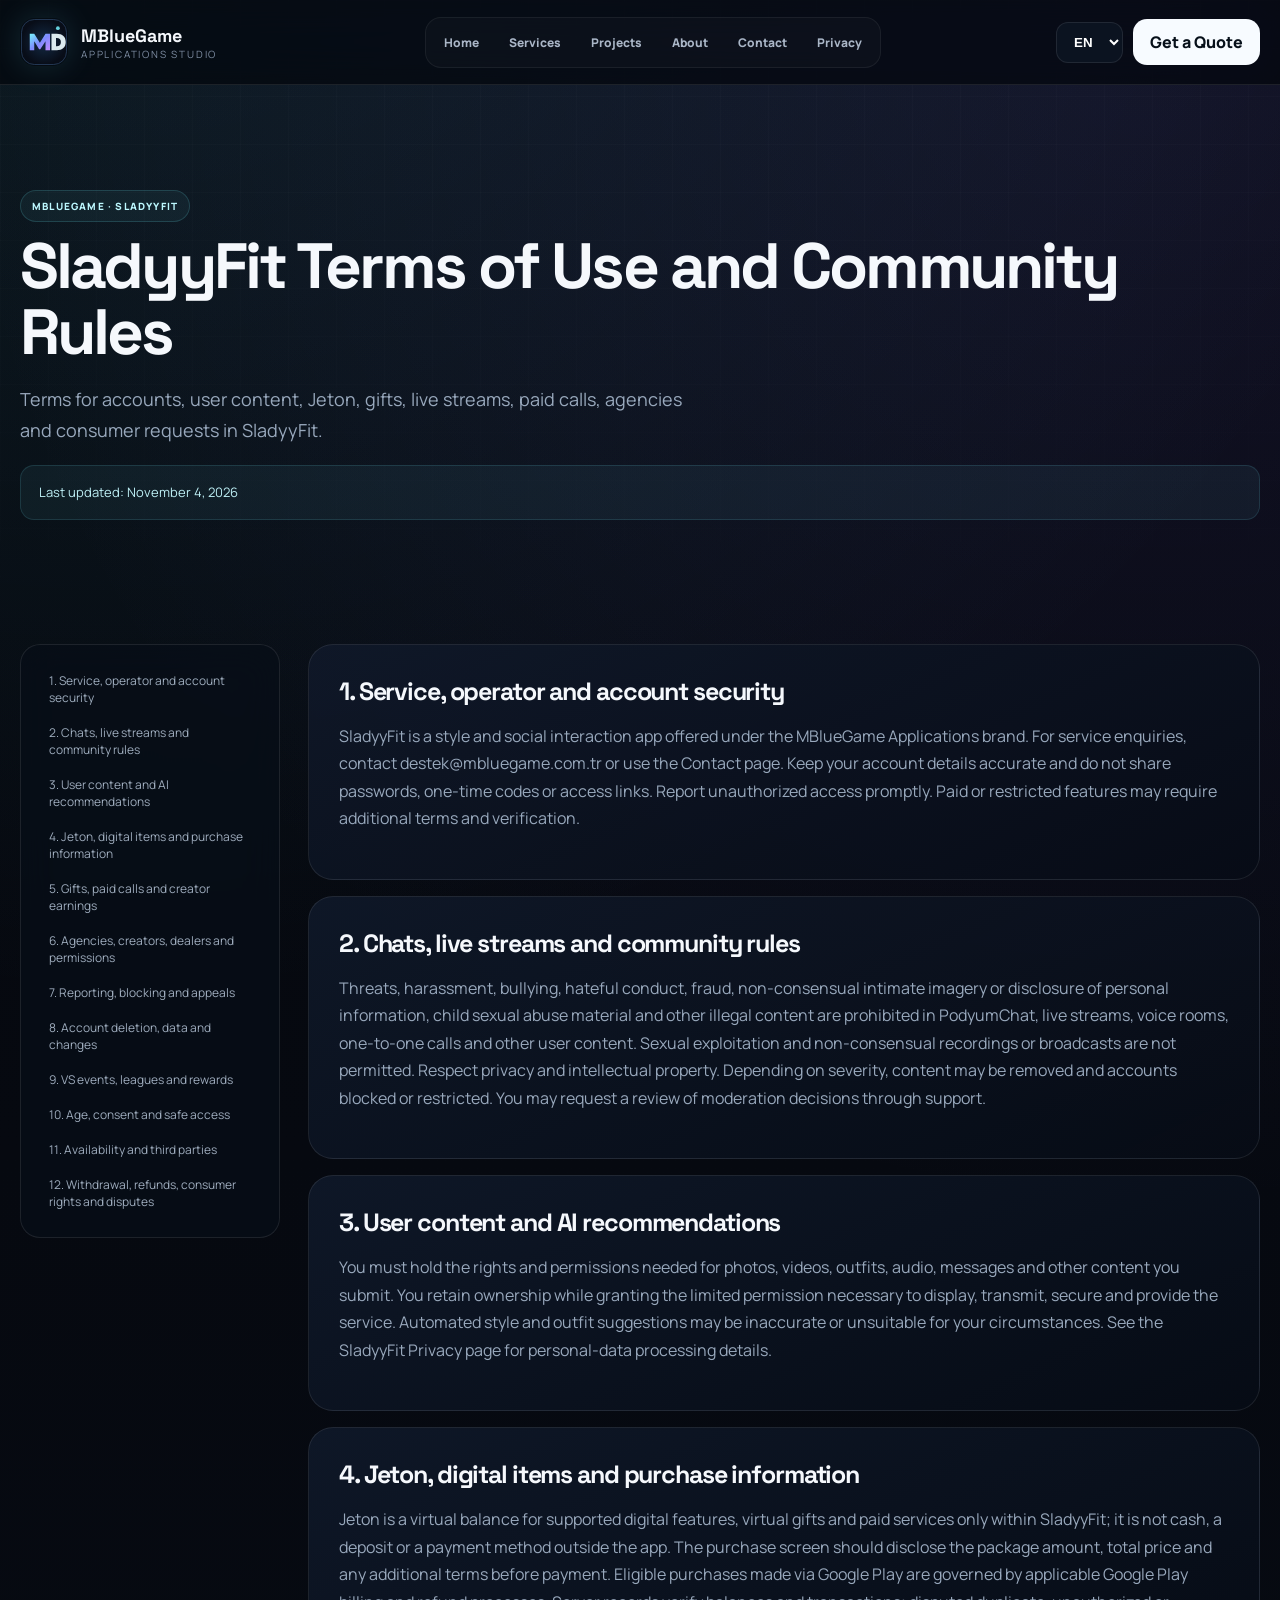
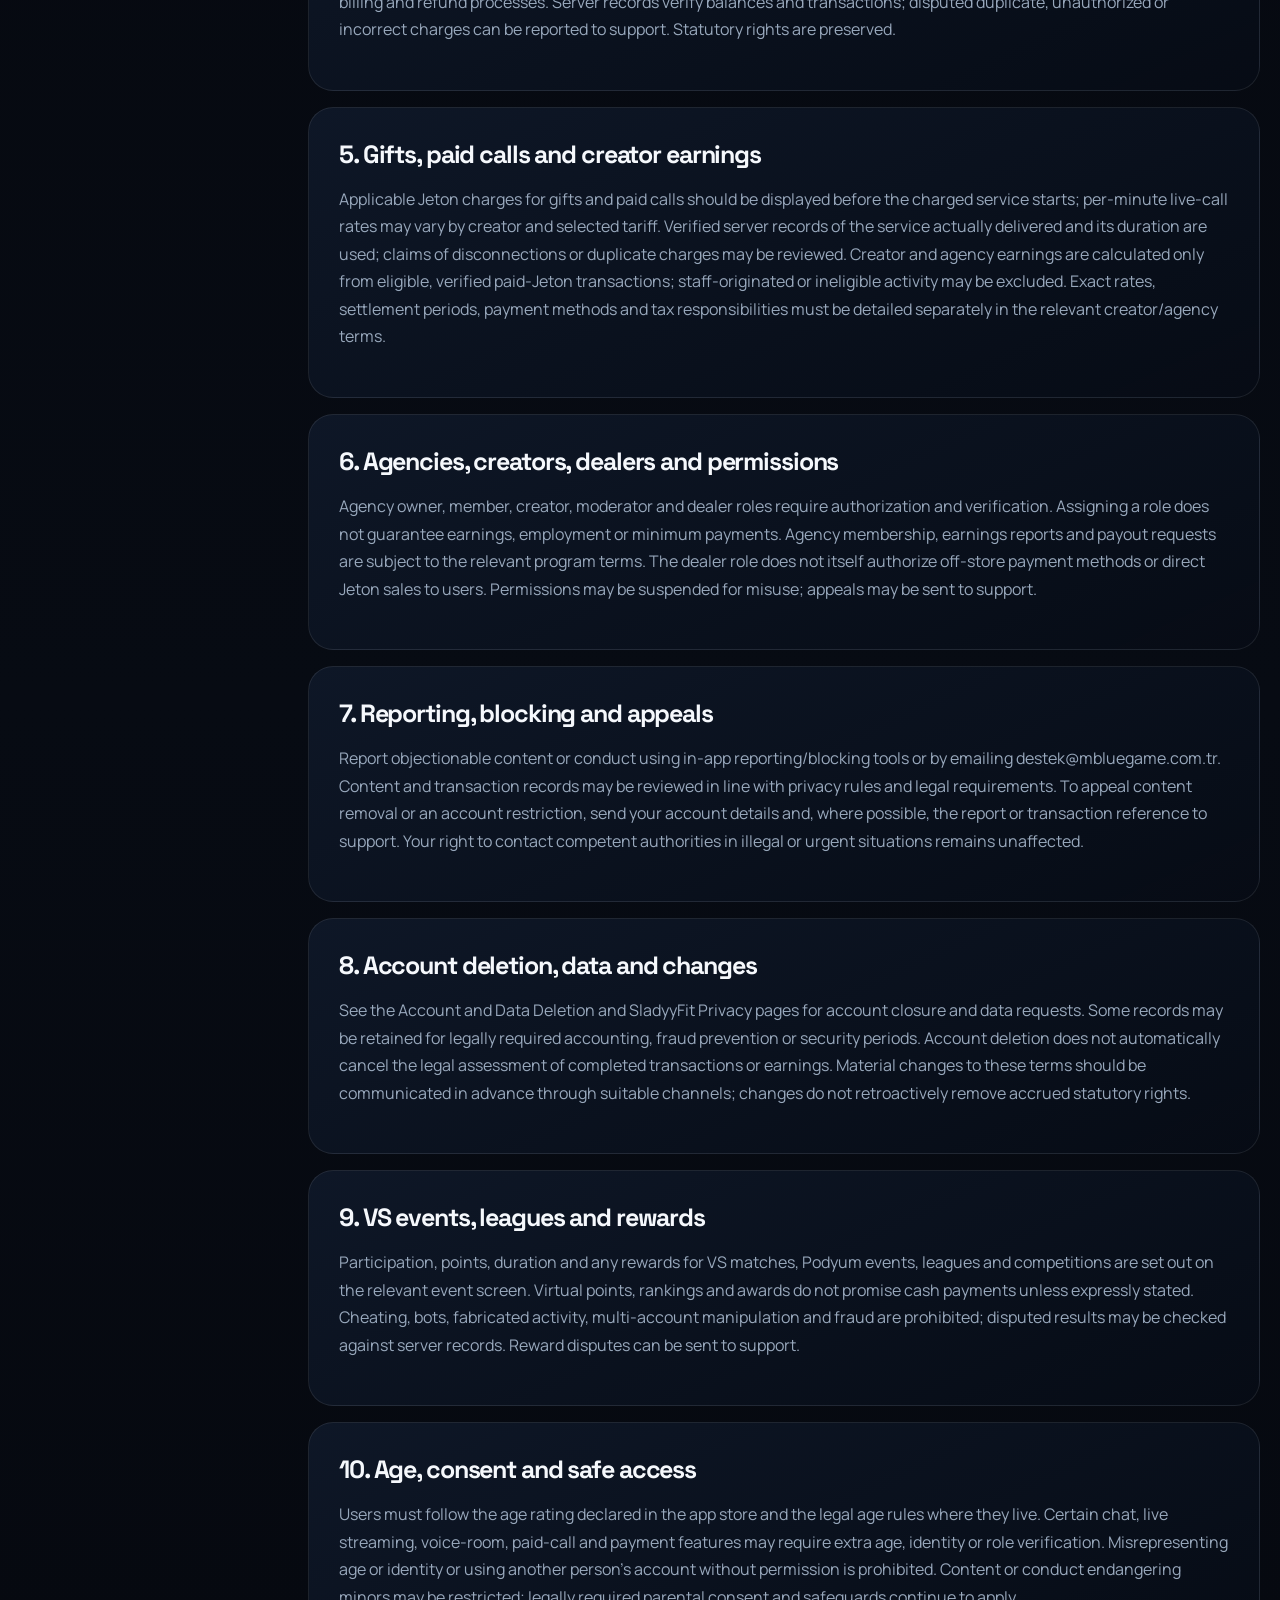
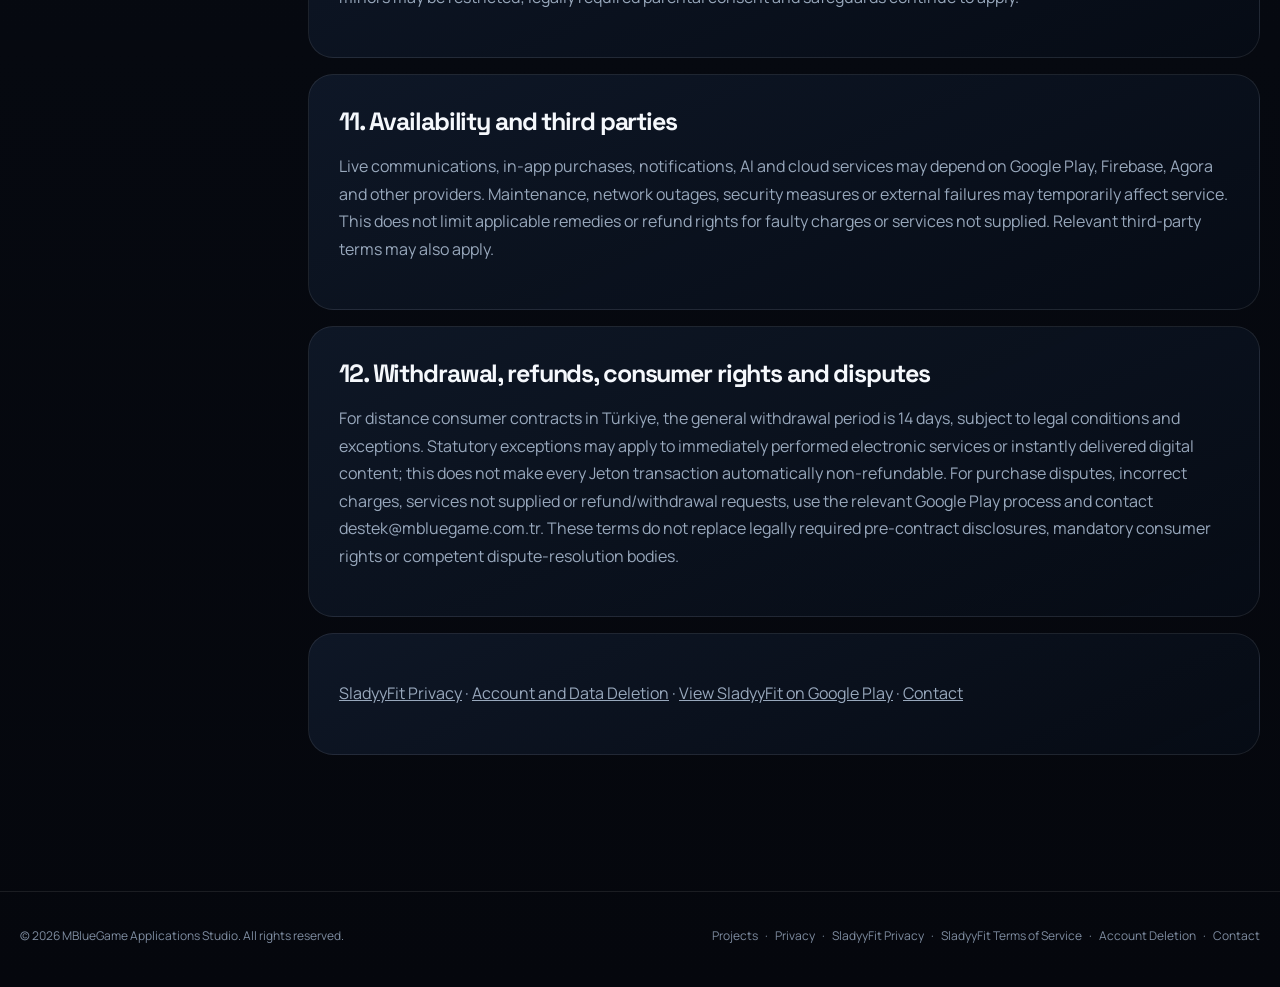
<file: sladyyfit-terms.html>
<!DOCTYPE html>

<html lang="tr"><head><meta charset="utf-8"/><meta content="width=device-width,initial-scale=1" name="viewport"/><meta content="#05070d" name="theme-color"/><link href="assets/logo-mark.svg" rel="icon"/><link href="https://fonts.googleapis.com" rel="preconnect"/><link crossorigin="" href="https://fonts.gstatic.com" rel="preconnect"/><link href="https://fonts.googleapis.com/css2?family=Manrope:wght@400;500;600;700;800&amp;family=Space+Grotesk:wght@500;600;700&amp;display=swap" rel="stylesheet"/><link href="styles.css" rel="stylesheet"/><title data-i18n-title="st.title">SladyyFit Kullanım Şartları ve Topluluk Kuralları</title><meta content="SladyyFit Hizmet Şartları: Jeton alımları, iade ve cayma, canlı yayın, ücretli aramalar, ajans ve yayıncı hakedişleri, topluluk güvenliği." data-i18n-meta="st.meta" name="description"/><link href="https://www.mbluegame.com.tr/sladyyfit-terms.html" rel="canonical"/><meta content="website" property="og:type"/><meta content="SladyyFit Hizmet Şartları" property="og:title"/><meta content="SladyyFit Hizmet Şartları: Jeton alımları, iade ve cayma, canlı yayın, ücretli aramalar, ajans ve yayıncı hakedişleri, topluluk güvenliği." property="og:description"/><meta content="https://www.mbluegame.com.tr/sladyyfit-terms.html" property="og:url"/></head><body><header class="site-header"><div class="container nav"><a class="brand" data-i18n="nav_home" href="index.html"><img alt="MBlueGame Applications" src="assets/logo-mark.svg"/><div class="brand-copy"><strong>MBlueGame</strong><span>Applications Studio</span></div></a><nav class="menu"><a data-i18n="nav_home" data-page="home" href="index.html">Ana Sayfa</a><a data-i18n="nav_services" data-page="services" href="services.html">Hizmetler</a><a data-i18n="nav_projects" data-page="projects" href="projects.html">Projeler</a><a data-i18n="nav_about" data-page="about" href="about.html">Hakkımızda</a><a data-i18n="nav_contact" data-page="contact" href="contact.html">İletişim</a><a data-i18n="nav_privacy" data-page="privacy" href="privacy.html">Gizlilik</a></nav><div class="nav-actions"><select aria-label="Language" class="lang" data-language-select=""><option value="tr">TR</option><option value="en">EN</option><option value="de">DE</option><option value="fr">FR</option><option value="es">ES</option></select><a class="nav-cta" data-i18n="nav_quote" href="contact.html">Teklif Al</a><button aria-label="Menü" class="mobile-toggle">☰</button></div></div></header><main>
<section class="container page-hero reveal"><span class="section-badge">MBlueGame · SladyyFit</span><h1 data-i18n="st.title">SladyyFit Kullanım Şartları ve Topluluk Kuralları</h1><p data-i18n="st.lead">SladyyFit uygulamasındaki hesaplar, kullanıcı içerikleri, Jeton, hediyeler, canlı yayın, ücretli aramalar, ajanslar ve tüketici başvuruları için kullanım koşulları.</p><div class="legal-note" data-i18n="st.date">Son güncelleme: 4 Kasım 2026</div></section>
<section class="section"><div class="container legal-layout"><aside class="legal-nav"><a data-i18n="st.s1" href="#section-1">1. Hizmet, işletmeci ve hesap güvenliği</a><a data-i18n="st.s2" href="#section-2">2. Sohbet, yayın ve topluluk kuralları</a><a data-i18n="st.s3" href="#section-3">3. Kullanıcı içeriği ve yapay zekâ önerileri</a><a data-i18n="st.s4" href="#section-4">4. Jeton, dijital ürün ve satın alma bilgileri</a><a data-i18n="st.s5" href="#section-5">5. Hediyeler, özel arama ücretleri ve yayıncı kazançları</a><a data-i18n="st.s6" href="#section-6">6. Ajans, yayıncı, bayi ve yetkiler</a><a data-i18n="st.s7" href="#section-7">7. Şikâyet, engelleme ve itiraz</a><a data-i18n="st.s8" href="#section-8">8. Hesap silme, veriler ve şart değişiklikleri</a><a data-i18n="st.s9" href="#section-9">9. VS etkinlikleri, ligler ve ödüller</a><a data-i18n="st.s10" href="#section-10">10. Yaş, rıza ve güvenli erişim</a><a data-i18n="st.s11" href="#section-11">11. Hizmetin sürekliliği ve üçüncü taraflar</a><a data-i18n="st.s12" href="#section-12">12. Cayma, iade, tüketici hakları ve uyuşmazlıklar</a></aside><div class="legal-stack"><article class="legal-card reveal" id="section-1"><h2 data-i18n="st.s1">1. Hizmet, işletmeci ve hesap güvenliği</h2><p data-i18n="st.p1">SladyyFit, MBlueGame Applications markası altında sunulan stil ve sosyal etkileşim uygulamasıdır. Hizmetle ilgili iletişim için destek@mbluegame.com.tr adresi ve İletişim sayfası kullanılabilir. Hesap bilgilerinizi doğru tutun; şifre, tek kullanımlık kod ve erişim bağlantılarını paylaşmayın. Yetkisiz erişimi derhal bildirin. Ücretli veya özel yetkili bir özelliğin kullanımı, ilgili koşulları ve gerekli doğrulamaları karşılamaya bağlı olabilir.</p></article><article class="legal-card reveal" id="section-2"><h2 data-i18n="st.s2">2. Sohbet, yayın ve topluluk kuralları</h2><p data-i18n="st.p2">PodyumChat, canlı yayın, sesli oda, birebir arama ve diğer kullanıcı içeriklerinde tehdit, taciz, zorbalık, nefret söylemi, dolandırıcılık, izinsiz mahrem görüntü veya kişisel bilgi paylaşımı, çocukların cinsel istismarı ve diğer yasa dışı içerikler yasaktır. Cinsel sömürü veya rıza dışı kayıt ve yayınlara izin verilmez. Başkalarının fikrî mülkiyetine ve mahremiyetine saygı gösterin. İhlallerin ağırlığına göre içerik kaldırılabilir, kullanıcı engellenebilir ya da hesap kısıtlanabilir; kararın yeniden incelenmesi destek üzerinden talep edilebilir.</p></article><article class="legal-card reveal" id="section-3"><h2 data-i18n="st.s3">3. Kullanıcı içeriği ve yapay zekâ önerileri</h2><p data-i18n="st.p3">Yüklediğiniz fotoğraf, video, kombin, ses, mesaj ve diğer içerikler için gerekli izin ve haklara sahip olduğunuzu kabul edersiniz. İçerik mülkiyeti sizde kalır; hizmetin sunulması, görüntülenmesi, güvenliğinin sağlanması ve teknik iletimi için gerekli, bu amaçlarla sınırlı kullanım iznini verirsiniz. Kombin ve stil analizleri otomatik önerilerdir; doğruluğu veya kişisel uygunluğu garanti edilmez. Kişisel veri işleme ayrıntıları SladyyFit Gizlilik sayfasında açıklanır.</p></article><article class="legal-card reveal" id="section-4"><h2 data-i18n="st.s4">4. Jeton, dijital ürün ve satın alma bilgileri</h2><p data-i18n="st.p4">Jeton yalnız SladyyFit içindeki desteklenen dijital özellikler, sanal hediyeler ve ücretli hizmetler için kullanılan sanal bakiyedir; nakit, mevduat veya uygulama dışında ödeme aracı değildir. Satın alma öncesinde paket miktarı, toplam fiyat ve varsa ek koşullar ödeme ekranında gösterilmelidir. Google Play üzerinden yapılan uygun dijital alımlar, geçerli Google Play faturalandırma ve iade süreçlerine tabidir. Jeton bakiyesi ve hareketleri sunucuda doğrulanır; hatalı, yinelenen veya yetkisiz işlem iddiaları destekten incelenebilir. Kanuni haklarınız saklıdır.</p></article><article class="legal-card reveal" id="section-5"><h2 data-i18n="st.s5">5. Hediyeler, özel arama ücretleri ve yayıncı kazançları</h2><p data-i18n="st.p5">Hediye ve özel arama için geçerli Jeton bedeli, ücretli işlem başlatılmadan önce uygulamada belirtilmelidir; canlı aramalarda dakika ücreti seçili yayıncı ve tarife ile değişebilir. Sunucu kayıtlarına göre gerçekten gerçekleşmiş işlem ve süreler esas alınır; kesinti veya mükerrer ücret iddiaları incelemeye açıktır. Yayıncı ve ajans hakedişleri yalnız kazanca uygun, doğrulanmış ücretli Jeton işlemlerine göre hesaplanır; yönetici kaynaklı veya uygun olmayan işlemler hariç tutulabilir. Kesin oran, dönem, ödeme yöntemi ve vergi sorumlulukları yetkili yayıncı/ajans koşullarında ayrıca açıklanmalıdır.</p></article><article class="legal-card reveal" id="section-6"><h2 data-i18n="st.s6">6. Ajans, yayıncı, bayi ve yetkiler</h2><p data-i18n="st.p6">Ajans sahibi, ajans üyesi, yayıncı, moderatör ve bayi gibi roller doğrulama ve yetkilendirmeye bağlıdır. Rol verilmesi gelir, istihdam veya asgari ödeme garantisi oluşturmaz. Ajans üyeliği, kazanç raporları ve ödeme talepleri ilgili programın koşullarına tabidir. Bayi rolü, tek başına uygulama mağazası dışında bir ödeme yöntemi veya kullanıcıya doğrudan Jeton satışı yetkisi vermez. Kötüye kullanımda yetki askıya alınabilir; buna ilişkin itirazlar destekten iletilebilir.</p></article><article class="legal-card reveal" id="section-7"><h2 data-i18n="st.s7">7. Şikâyet, engelleme ve itiraz</h2><p data-i18n="st.p7">Uygunsuz içerik veya davranışı uygulamanın şikâyet/engelleme araçlarıyla ve destek@mbluegame.com.tr adresinden bildirebilirsiniz. İncelemelerde içerik ve işlem kayıtları, gizlilik kuralları ve geçerli hukuki gerekliliklere göre değerlendirilebilir. İçerik kaldırma veya hesap kısıtlama kararına itiraz etmek için hesap bilgilerinizi ve mümkünse işlem/şikâyet referansını destek ekibine iletin. Yasa dışı veya acil tehlikelerde yetkili mercilere başvurma hakkınız saklıdır.</p></article><article class="legal-card reveal" id="section-8"><h2 data-i18n="st.s8">8. Hesap silme, veriler ve şart değişiklikleri</h2><p data-i18n="st.p8">Hesap kapatma ve veri talepleri için Hesap ve Veri Silme ile SladyyFit Gizlilik sayfaları geçerlidir. Yasal muhasebe, dolandırıcılığı önleme veya güvenlik gereklilikleri nedeniyle belirli kayıtlar hukuken gerekli süre kadar korunabilir. Silme işlemi, daha önce gerçekleşmiş işlem ve kazanımların yasal değerlendirmesini kendiliğinden ortadan kaldırmaz. Önemli koşul değişiklikleri yürürlük tarihinden önce uygun kanallarla duyurulmalıdır; değişiklikler geçmişe dönük olarak kazanılmış yasal hakları ortadan kaldırmaz.</p></article><article class="legal-card reveal" id="section-9"><h2 data-i18n="st.s9">9. VS etkinlikleri, ligler ve ödüller</h2><p data-i18n="st.p9">VS karşılaşmaları, Podyum etkinlikleri, ligler ve yarışmaların katılım, puan, süre ve varsa ödül şartları ilgili etkinlik ekranında belirtilir. Sanal puan, derece ve ödül, aksi açıkça belirtilmedikçe nakit ödeme vaadi değildir. Hile, bot, sahte işlem, çoklu hesapla manipülasyon ve usulsüzlük yasaktır; şüpheli sonuçlar sunucu kayıtlarına göre incelenebilir. Kazanıldığı öne sürülen bir ödüle ilişkin itiraz destek ekibine iletilebilir.</p></article><article class="legal-card reveal" id="section-10"><h2 data-i18n="st.s10">10. Yaş, rıza ve güvenli erişim</h2><p data-i18n="st.p10">Kullanıcılar uygulamanın mağazada beyan edilen yaş derecelendirmesine ve bulunduğu yerdeki yasal yaş şartlarına uymalıdır. Belirli sohbet, canlı yayın, sesli oda, özel arama ve ödeme özellikleri için ayrıca yaş, kimlik veya rol doğrulaması istenebilir. Yanlış yaş/kimlik beyanı ve bir başkasının hesabını izinsiz kullanmak yasaktır. Reşit olmayanları tehlikeye düşüren içerik ve davranışlar kısıtlanır; yasa gereği gerekli ebeveyn izni ve koruyucu önlemler saklıdır.</p></article><article class="legal-card reveal" id="section-11"><h2 data-i18n="st.s11">11. Hizmetin sürekliliği ve üçüncü taraflar</h2><p data-i18n="st.p11">Canlı iletişim, uygulama içi ödeme, bildirim, yapay zekâ ve bulut hizmetleri Google Play, Firebase, Agora veya diğer altyapılara bağlı olabilir. Bakım, ağ kesintisi, güvenlik müdahalesi ya da üçüncü taraf arızalarında hizmet geçici olarak etkilenebilir. Bu koşul, ücretlendirilmeyen veya hatalı gerçekleşen hizmete dair yasal başvuru ve geri ödeme haklarını sınırlandırmaz. Üçüncü tarafların kendi koşulları ilgili hizmet bakımından ayrıca uygulanabilir.</p></article><article class="legal-card reveal" id="section-12"><h2 data-i18n="st.s12">12. Cayma, iade, tüketici hakları ve uyuşmazlıklar</h2><p data-i18n="st.p12">Türkiye’de mesafeli tüketici işlemlerinde genel cayma süresi, kanuni istisnalar ve diğer şartlar saklı kalmak üzere 14 gündür; elektronik ortamda anında ifa edilen hizmetler veya anında teslim edilen dijital içerikler için mevzuattaki istisnalar uygulanabilir. Bu istisnalar bütün Jeton işlemlerinin otomatik olarak iadesiz olduğu anlamına gelmez. Satın alma sorunu, hatalı tahsilat, sunulmayan hizmet veya cayma/iade talebi için Google Play’in ilgili sürecini ve destek@mbluegame.com.tr adresini kullanabilirsiniz. Bu metin tüketici mevzuatındaki zorunlu ön bilgilendirme, yasal haklar veya yetkili başvuru yollarının yerine geçmez.</p></article><article class="legal-card reveal"><p><a data-i18n="nav.sladyyfit.privacy" href="sladyyfit-privacy.html">SladyyFit Gizlilik</a> · <a data-i18n="sp.deletion" href="account-deletion.html">Hesap ve Veri Silme</a> · <a data-i18n="st.play" href="https://play.google.com/store/apps/details?id=com.mblue.combin" rel="noopener" target="_blank">SladyyFit’i Google Play’de Gör</a> · <a data-i18n="nav_contact" href="contact.html">İletişim</a></p></article></div></div></section></main><footer class="footer"><div class="container footer-row"><span class="footer-copy">© <span data-year=""></span> <span data-i18n="footer.copyright">MBlueGame Applications Studio. Tüm hakları saklıdır.</span></span><nav aria-label="Legal ve site bağlantıları" class="footer-links"><a data-i18n="nav_projects" href="projects.html">Projeler</a> · <a data-i18n="nav_privacy" href="privacy.html">Gizlilik</a> · <a data-i18n="nav.sladyyfit.privacy" href="sladyyfit-privacy.html">SladyyFit Gizlilik</a> · <a data-i18n="nav.sladyyfit.terms" href="sladyyfit-terms.html">SladyyFit Hizmet Şartları</a> · <a data-i18n="nav_delete" href="account-deletion.html">Hesap Silme</a> · <a data-i18n="nav_contact" href="contact.html">İletişim</a></nav></div></footer><script src="site.js"></script><script src="i18n.js"></script></body></html>
</file>
<file: styles.css>
:root{--bg:#05070d;--bg2:#080d17;--panel:#0c1320;--panel2:#101a2b;--text:#f5f8fc;--muted:#98a8bc;--line:rgba(255,255,255,.09);--cyan:#72efff;--blue:#7487ff;--violet:#bc82ff;--green:#77efb8;--max:1240px;--shadow:0 28px 90px rgba(0,0,0,.42)}*{box-sizing:border-box}html{scroll-behavior:smooth}body{margin:0;font-family:Manrope,Inter,system-ui,sans-serif;color:var(--text);background:radial-gradient(circle at 10% -10%,rgba(91,226,255,.12),transparent 30%),radial-gradient(circle at 90% 0,rgba(137,110,255,.11),transparent 28%),linear-gradient(180deg,#05070d 0,#070b13 55%,#05070d 100%);min-height:100vh;overflow-x:hidden}body:before{content:"";position:fixed;inset:0;z-index:-2;pointer-events:none;background-image:linear-gradient(rgba(255,255,255,.018) 1px,transparent 1px),linear-gradient(90deg,rgba(255,255,255,.018) 1px,transparent 1px);background-size:48px 48px;mask-image:linear-gradient(#000 0,transparent 86%)}a{color:inherit}.container{width:min(calc(100% - 40px),var(--max));margin:auto}.site-header{position:sticky;top:0;z-index:1000;background:rgba(5,7,13,.74);backdrop-filter:blur(24px) saturate(150%);border-bottom:1px solid var(--line)}.nav{height:84px;display:flex;align-items:center;gap:24px}.brand{display:flex;align-items:center;gap:13px;text-decoration:none;min-width:230px}.brand img{width:48px;height:48px;border-radius:15px;box-shadow:0 0 32px rgba(114,239,255,.14)}.brand-copy strong{display:block;font-family:"Space Grotesk",sans-serif;font-size:18px}.brand-copy span{display:block;color:#7f8ea3;font-size:10px;letter-spacing:.18em;text-transform:uppercase}.menu{margin:auto;display:flex;gap:4px;padding:5px;border:1px solid rgba(255,255,255,.06);background:rgba(255,255,255,.025);border-radius:16px}.menu a{padding:11px 13px;border-radius:11px;text-decoration:none;color:#aab6c7;font-size:12px;font-weight:800}.menu a:hover,.menu a.active{color:#06101b;background:linear-gradient(135deg,#cafbff,#b8c3ff)}.nav-actions{display:flex;gap:10px;align-items:center}.lang{background:#0b1320;color:#fff;border:1px solid var(--line);border-radius:12px;padding:11px 13px;font-weight:800}.nav-cta,.btn{display:inline-flex;align-items:center;justify-content:center;text-decoration:none;border-radius:14px;font-weight:800;transition:.25s}.nav-cta{background:#f7fbff;color:#07101a;padding:12px 17px}.mobile-toggle{display:none;background:#0b1320;color:#fff;border:1px solid var(--line);border-radius:12px;padding:10px 12px}.hero{padding:112px 0 72px;display:grid;grid-template-columns:1fr 1.06fr;align-items:center;gap:72px}.kicker,.eyebrow{display:inline-flex;align-items:center;gap:9px;color:#9defff;font-size:11px;font-weight:900;letter-spacing:.14em;text-transform:uppercase}.kicker:before,.eyebrow:before{content:"";width:8px;height:8px;border-radius:50%;background:linear-gradient(135deg,var(--cyan),var(--violet));box-shadow:0 0 20px rgba(114,239,255,.55)}h1,h2,h3{font-family:"Space Grotesk",sans-serif;letter-spacing:-.045em;margin:0}.hero h1{font-size:clamp(52px,6.7vw,94px);line-height:.96;margin:22px 0 25px}.gradient-text{background:linear-gradient(100deg,#fff 0,#9bf3ff 38%,#a9a8ff 68%,#d09bff 100%);-webkit-background-clip:text;background-clip:text;color:transparent}.hero p,.page-hero p,.section-head p,.lead{color:var(--muted);font-size:18px;line-height:1.75;max-width:670px}.hero-actions,.actions{display:flex;gap:12px;flex-wrap:wrap;margin-top:30px}.btn{padding:14px 19px}.btn-primary{background:linear-gradient(135deg,#c8fbff,#b9c3ff);color:#07101a;box-shadow:0 12px 32px rgba(112,216,255,.15)}.btn-primary:hover{transform:translateY(-2px);box-shadow:0 18px 40px rgba(112,216,255,.24)}.btn-secondary{border:1px solid var(--line);background:rgba(255,255,255,.035)}.trust-row{display:flex;gap:18px;flex-wrap:wrap;margin-top:34px;color:#96a5b8;font-size:12px}.trust-item{display:flex;gap:8px;align-items:center}.trust-dot{width:7px;height:7px;background:#74efb9;border-radius:50%;box-shadow:0 0 14px rgba(116,239,185,.6)}.hero-art{position:relative}.hero-art img{display:block;width:100%;filter:drop-shadow(0 35px 70px rgba(0,0,0,.45));animation:float 7s ease-in-out infinite}@keyframes float{50%{transform:translateY(-10px)}}.hero-badge{position:absolute;padding:13px 15px;border:1px solid var(--line);background:rgba(8,14,24,.72);backdrop-filter:blur(18px);border-radius:15px;box-shadow:var(--shadow);font-size:12px}.hero-badge b{display:block}.hero-badge span{display:block;color:var(--muted);margin-top:3px}.badge-a{left:1%;bottom:9%}.badge-b{right:-2%;top:8%}.section{padding:78px 0}.section-soft{background:linear-gradient(180deg,transparent,rgba(13,20,34,.48),transparent)}.stats{display:grid;grid-template-columns:repeat(4,1fr);border:1px solid var(--line);border-radius:24px;background:rgba(255,255,255,.025);overflow:hidden}.stat{padding:27px 28px;border-right:1px solid var(--line)}.stat:last-child{border-right:0}.stat strong{font-family:"Space Grotesk";display:block;font-size:24px}.stat span{display:block;color:var(--muted);font-size:12px;margin-top:6px}.section-head{display:flex;justify-content:space-between;gap:36px;align-items:end;margin-bottom:34px}.section-head h2,.page-hero h1{font-size:clamp(38px,5vw,68px);line-height:1.03;margin-top:12px}.service-grid,.project-grid,.value-grid{display:grid;grid-template-columns:repeat(3,1fr);gap:20px}.service-card,.project-card,.value-card,.panel,.legal-card{position:relative;border:1px solid var(--line);border-radius:25px;background:linear-gradient(155deg,rgba(16,25,42,.88),rgba(7,12,22,.86));overflow:hidden}.service-card{padding:28px;min-height:410px;display:flex;flex-direction:column}.service-visual{height:180px;border-radius:18px;overflow:hidden;background:#08111e;margin-bottom:24px}.service-visual img{width:100%;height:100%;object-fit:cover}.service-card h3{font-size:24px}.service-card p,.project-card p,.value-card p,.panel p,.legal-card p,.legal-card li{color:var(--muted);line-height:1.72}.service-card a,.project-card a{margin-top:auto;color:#9ff4ff;font-weight:800;text-decoration:none}.feature-project{display:grid;grid-template-columns:.82fr 1.18fr;gap:38px;align-items:center;border:1px solid var(--line);border-radius:30px;padding:38px;background:linear-gradient(145deg,rgba(11,22,38,.92),rgba(11,13,29,.88));overflow:hidden}.feature-project h2{font-size:48px;margin:10px 0 15px}.feature-media img{width:100%;display:block;border-radius:24px}.chips{display:flex;gap:8px;flex-wrap:wrap;margin:20px 0}.chip{padding:8px 10px;border:1px solid var(--line);border-radius:999px;font-size:10px;font-weight:800;color:#b8c6d8;background:rgba(255,255,255,.03)}.process{display:grid;grid-template-columns:repeat(4,1fr);gap:14px}.step{padding:24px;border:1px solid var(--line);border-radius:20px;background:rgba(255,255,255,.025)}.step-num{font-family:"Space Grotesk";font-size:12px;color:#92edff}.step h3{font-size:20px;margin:12px 0 8px}.step p{color:var(--muted);font-size:13px;line-height:1.65}.cta-panel{display:flex;justify-content:space-between;gap:30px;align-items:center;border:1px solid rgba(114,239,255,.18);border-radius:30px;padding:42px;background:radial-gradient(circle at 85% 20%,rgba(113,128,255,.15),transparent 28%),linear-gradient(135deg,#0b1726,#0c1020)}.cta-panel h2{font-size:42px}.cta-panel p{color:var(--muted);max-width:680px}.page-hero{padding:105px 0 46px}.page-hero .section-badge{display:inline-flex;gap:8px;align-items:center;padding:8px 11px;border:1px solid rgba(114,239,255,.16);border-radius:999px;color:#bdf8ff;font-size:10px;font-weight:900;text-transform:uppercase;letter-spacing:.12em;background:rgba(114,239,255,.05)}.project-grid{grid-template-columns:repeat(2,1fr)}.project-card{display:flex;flex-direction:column}.project-cover{height:340px;background:#07101b;overflow:hidden}.project-cover img{width:100%;height:100%;object-fit:cover;display:block;transition:.6s}.project-card:hover .project-cover img{transform:scale(1.025)}.project-body{padding:28px;display:flex;flex-direction:column;flex:1}.project-body h3{font-size:30px;margin:11px 0}.project-card.featured{grid-column:1/-1;display:grid;grid-template-columns:1.25fr .75fr;min-height:520px}.project-card.featured .project-cover{height:100%}.project-card.featured .project-body{justify-content:center;padding:42px}.studio-visual{height:340px;display:grid;place-items:center;background:radial-gradient(circle at center,rgba(114,239,255,.12),transparent 30%),linear-gradient(145deg,#0b1726,#111025)}.studio-visual img{width:100%;height:100%;object-fit:cover}.split{display:grid;grid-template-columns:1fr 1fr;gap:28px}.panel{padding:30px}.value-card{padding:28px}.value-card h3{font-size:23px;margin-bottom:10px}.contact-grid{display:grid;grid-template-columns:.8fr 1.2fr;gap:24px}.contact-card{padding:30px;border:1px solid var(--line);border-radius:24px;background:rgba(255,255,255,.025)}.contact-card h3{font-size:24px;margin-bottom:12px}.contact-link{font-size:18px;color:#aaf5ff;text-decoration:none;font-weight:800}.legal-layout{display:grid;grid-template-columns:260px 1fr;gap:28px}.legal-nav{position:sticky;top:110px;align-self:start;padding:18px;border:1px solid var(--line);border-radius:20px;background:rgba(8,14,24,.72);backdrop-filter:blur(18px)}.legal-nav a{display:block;text-decoration:none;color:#9eacbd;font-size:12px;padding:9px 10px;border-radius:9px}.legal-nav a:hover{background:rgba(255,255,255,.05);color:#fff}.legal-stack{display:grid;gap:16px}.legal-card{padding:30px}.legal-card h2{font-size:25px;margin-bottom:13px}.legal-card ul{padding-left:22px}.legal-note{padding:16px 18px;border-radius:14px;background:rgba(114,239,255,.06);border:1px solid rgba(114,239,255,.13);color:#bdeef4;font-size:13px;line-height:1.6}.footer{padding:34px 0 42px;border-top:1px solid var(--line);margin-top:58px}.footer-row{display:flex;justify-content:space-between;gap:20px;color:#7f8da1;font-size:12px}.footer a{text-decoration:none}.reveal{opacity:0;transform:translateY(20px);transition:.75s}.reveal.visible{opacity:1;transform:none}@media(max-width:980px){.menu{display:none;position:absolute;top:74px;left:20px;right:20px;flex-direction:column;background:#0a111d;padding:12px}.menu.open{display:flex}.mobile-toggle{display:block}.nav{height:74px}.brand{min-width:auto}.brand-copy{display:none}.nav-cta{display:none}.hero{grid-template-columns:1fr;padding-top:78px}.hero h1{font-size:64px}.stats{grid-template-columns:1fr 1fr}.stat:nth-child(2){border-right:0}.service-grid,.value-grid{grid-template-columns:1fr 1fr}.feature-project,.split,.contact-grid,.legal-layout{grid-template-columns:1fr}.legal-nav{position:static}.project-card.featured{grid-template-columns:1fr}.process{grid-template-columns:1fr 1fr}}@media(max-width:640px){.container{width:min(calc(100% - 26px),var(--max))}.hero h1{font-size:46px}.hero{gap:34px}.hero-badge{display:none}.section{padding:55px 0}.stats,.service-grid,.value-grid,.project-grid,.process{grid-template-columns:1fr}.stat{border-right:0;border-bottom:1px solid var(--line)}.stat:last-child{border-bottom:0}.section-head,.cta-panel,.footer-row{flex-direction:column;align-items:flex-start}.feature-project{padding:24px}.project-card.featured{display:flex}.project-cover{height:260px}.cta-panel{padding:28px}.cta-panel h2{font-size:34px}}

/* FINAL PORTFOLIO UPGRADE */
.portfolio-hero{padding:76px 0 24px}
.portfolio-hero h1{max-width:900px}
.project-stack{display:grid;gap:32px}
.project-premium{display:grid;grid-template-columns:minmax(0,1.35fr) minmax(320px,.65fr);border:1px solid var(--line);border-radius:32px;overflow:hidden;background:linear-gradient(145deg,rgba(12,20,34,.96),rgba(7,10,19,.96));box-shadow:0 34px 100px rgba(0,0,0,.28)}
.project-premium-media{min-height:500px;background:#050b13;overflow:hidden}
.project-premium-media img{width:100%;height:100%;display:block;object-fit:contain}
.project-premium-body{padding:42px;display:flex;flex-direction:column;justify-content:center}
.project-premium-body h2{font-size:clamp(34px,4vw,54px);margin:10px 0 16px}
.project-premium-body p{color:var(--muted);line-height:1.75}
.project-status{display:inline-flex;align-items:center;gap:8px;width:max-content;padding:8px 12px;border-radius:999px;border:1px solid var(--line);background:rgba(255,255,255,.035);font-size:12px;font-weight:700;letter-spacing:.08em;text-transform:uppercase}
.project-status.live:before{content:"";width:8px;height:8px;border-radius:50%;background:#58f0a9;box-shadow:0 0 14px #58f0a9}
.project-status.dev:before{content:"";width:8px;height:8px;border-radius:50%;background:#ffd36e;box-shadow:0 0 14px #ffd36e}
.project-points{display:grid;grid-template-columns:repeat(2,1fr);gap:10px;margin:22px 0}
.project-point{padding:14px 16px;border:1px solid var(--line);border-radius:16px;background:rgba(255,255,255,.025)}
.project-point strong{display:block;font-size:13px}.project-point span{display:block;margin-top:4px;color:var(--muted);font-size:12px}
.studio-proof-grid{display:grid;grid-template-columns:repeat(3,1fr);gap:18px}
.studio-proof{padding:26px;border:1px solid var(--line);border-radius:22px;background:rgba(255,255,255,.025)}
.studio-proof h3{margin:12px 0 8px}
@media(max-width:900px){.project-premium{grid-template-columns:1fr}.project-premium-media{min-height:320px}.studio-proof-grid{grid-template-columns:1fr}.project-points{grid-template-columns:1fr}}


/* FINAL MOBILE NAVIGATION FIX */
.site-header{
  position:sticky;
  top:0;
  z-index:9999;
}
.mobile-toggle{
  position:relative;
  z-index:10003;
  min-width:44px;
  min-height:44px;
  cursor:pointer;
}
@media(max-width:980px){
  .site-header .container.nav{
    position:relative;
  }
  .menu{
    display:none !important;
    position:fixed !important;
    top:76px !important;
    left:14px !important;
    right:14px !important;
    z-index:10002 !important;
    max-height:calc(100vh - 96px);
    overflow-y:auto;
    flex-direction:column !important;
    gap:6px !important;
    padding:16px !important;
    border:1px solid rgba(255,255,255,.12) !important;
    border-radius:20px !important;
    background:rgba(6,12,22,.98) !important;
    backdrop-filter:blur(22px);
    -webkit-backdrop-filter:blur(22px);
    box-shadow:0 28px 80px rgba(0,0,0,.55) !important;
  }
  .menu.open{
    display:flex !important;
  }
  .menu a{
    display:block !important;
    width:100%;
    padding:14px 15px !important;
    font-size:14px !important;
  }
  .menu .language-select,
  .menu select[data-language-select]{
    display:block !important;
    width:100%;
    margin-top:8px;
    padding:13px 14px;
    border-radius:12px;
    background:#0d1726;
    color:#fff;
    border:1px solid rgba(255,255,255,.12);
  }
  body.menu-open{
    overflow:hidden;
  }
  body.menu-open::after{
    content:"";
    position:fixed;
    inset:0;
    z-index:9998;
    background:rgba(0,0,0,.48);
    backdrop-filter:blur(3px);
    -webkit-backdrop-filter:blur(3px);
  }
  .site-header{
    z-index:10000;
  }
}

/* SladyyFit legal navigation: responsive 5-language footer */
.footer-row{align-items:center;flex-wrap:wrap}
.footer-copy{flex:0 0 auto}
.footer-links{display:flex;flex:1 1 480px;flex-wrap:wrap;align-items:center;justify-content:flex-end;gap:7px;line-height:1.6}
.footer-links a{white-space:normal}
.legal-nav{max-height:calc(100vh - 135px);overflow-y:auto}
@media(max-width:640px){.footer-links{justify-content:flex-start;flex-basis:100%}.legal-nav{max-height:none;overflow:visible}}

/* Very narrow phones: avoid intrinsic-width overflow from long headings and hero content. */
@media (max-width: 360px) {
  .hero { grid-template-columns: minmax(0, 1fr); }
  .hero > *, .feature-project > * { min-width: 0; }
  .hero h1 { font-size: 36px; overflow-wrap: anywhere; }
  .feature-project { grid-template-columns: minmax(0, 1fr); padding: 18px; }
  .feature-project h2 { font-size: 34px; overflow-wrap: anywhere; }
}
</file>
